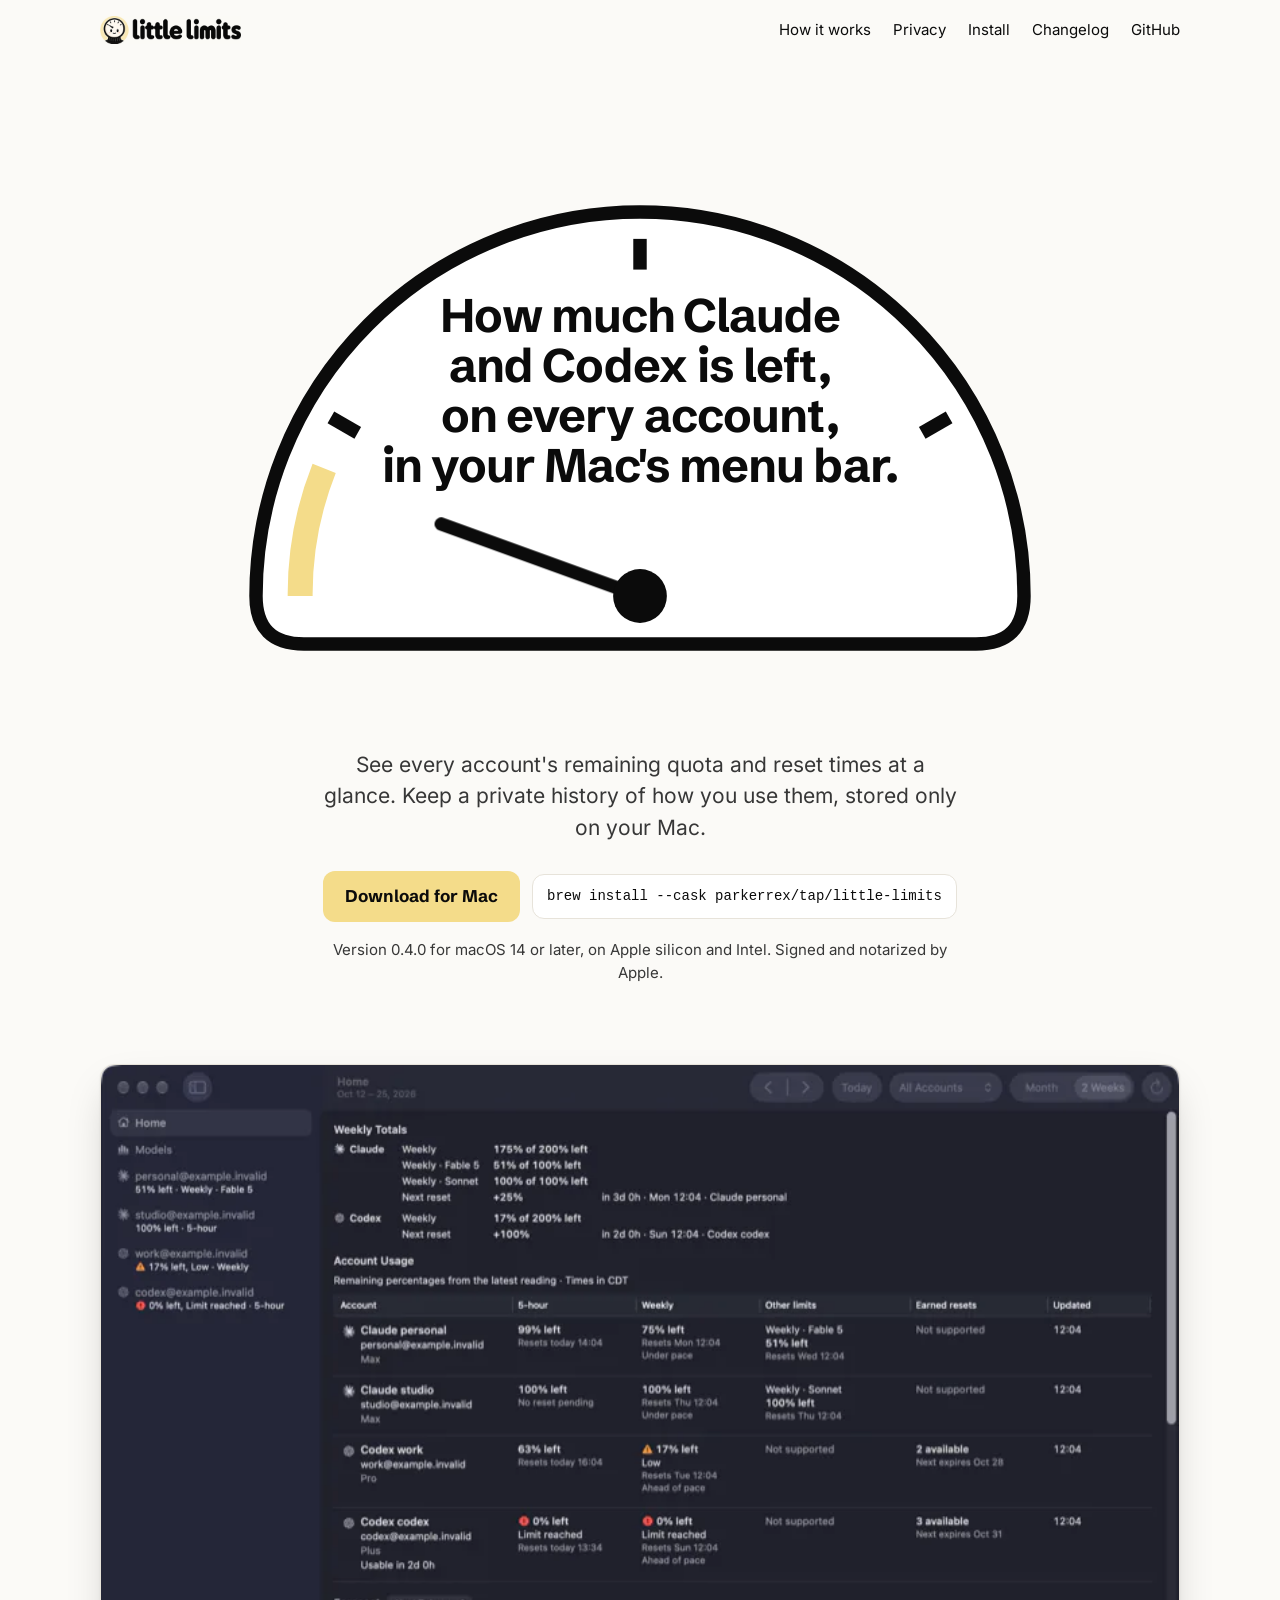
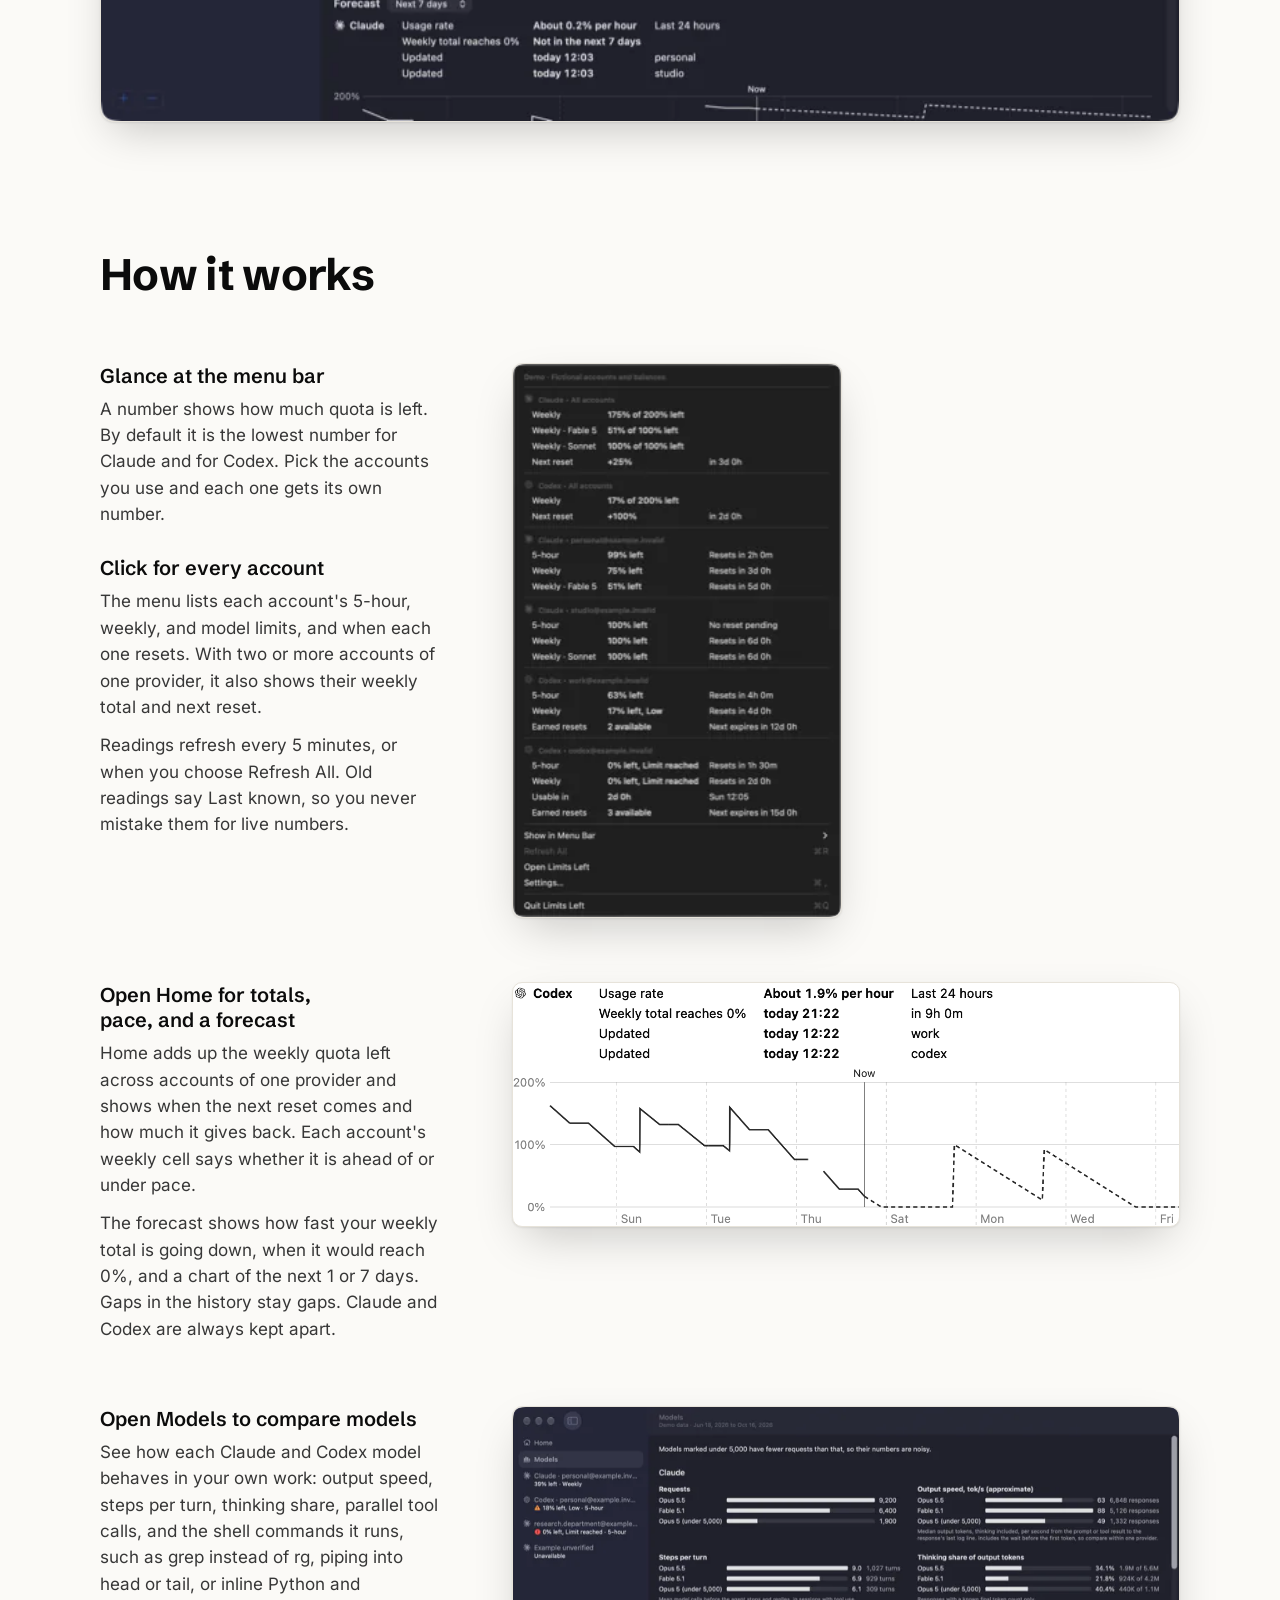
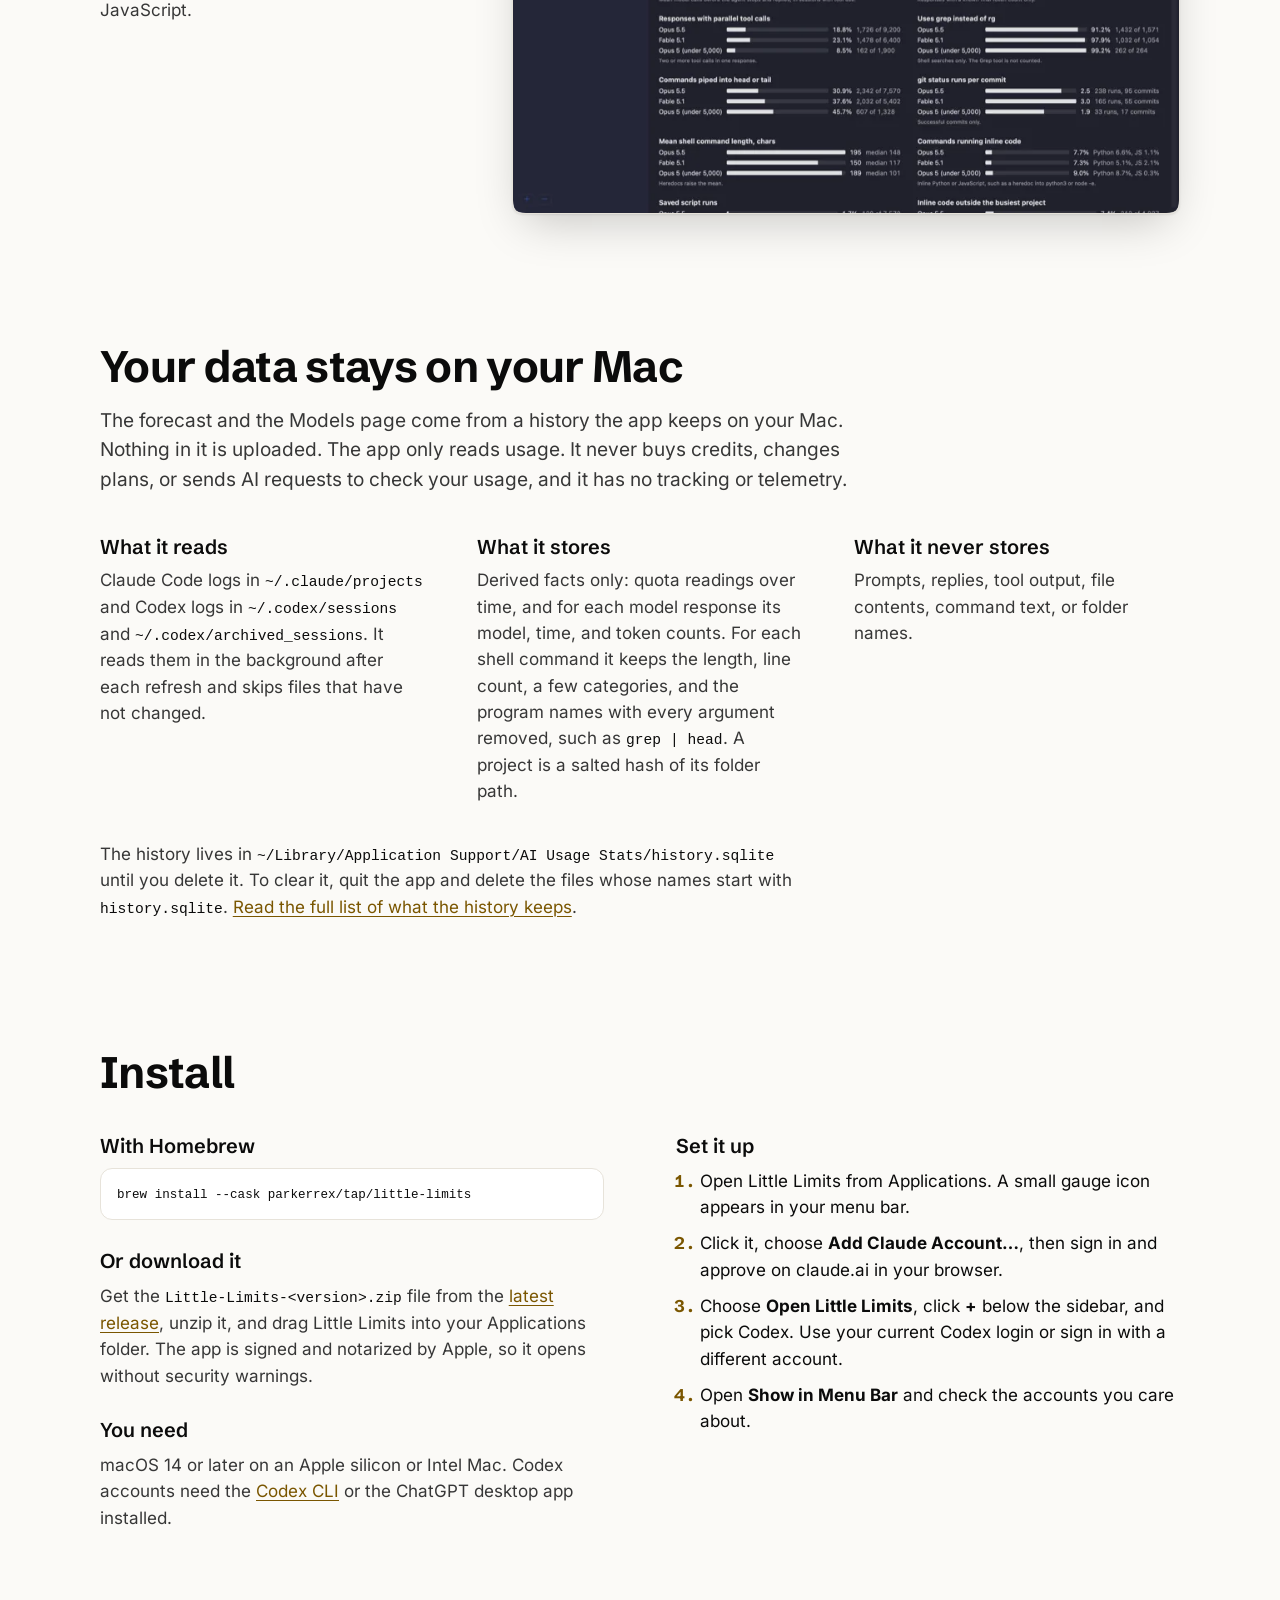
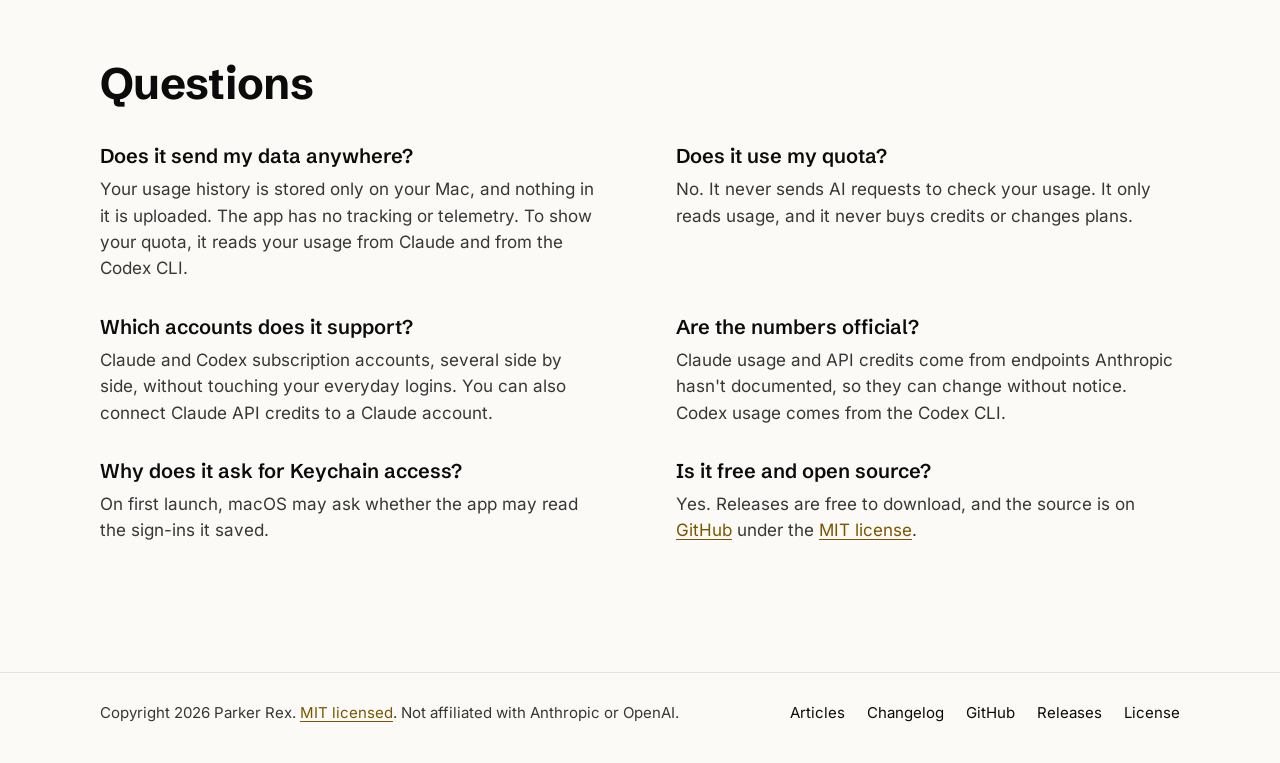
<file: website/index.html>
<!doctype html>
<html lang="en">
<head>
  <meta charset="utf-8">
  <meta name="viewport" content="width=device-width, initial-scale=1">
  <title>Little Limits: usage limits for Claude and Codex on Mac</title>
  <meta name="description" content="See how much of your Claude and Codex limits are left, on every account, from your Mac&#x27;s menu bar. Free, open source, and private: history stays on your Mac.">
  <link rel="canonical" href="https://limitsleft.com/">
  <meta name="color-scheme" content="light dark">
  <meta name="theme-color" content="#FBFAF7" media="(prefers-color-scheme: light)">
  <meta name="theme-color" content="#1E1E1E" media="(prefers-color-scheme: dark)">

  <meta property="og:type" content="website">
  <meta property="og:site_name" content="Little Limits">
  <meta property="og:url" content="https://limitsleft.com/">
  <meta property="og:title" content="Little Limits: usage limits for Claude and Codex on Mac">
  <meta property="og:description" content="See how much of your Claude and Codex limits are left, on every account, from your Mac&#x27;s menu bar. Free, open source, and private: history stays on your Mac.">
  <meta property="og:image" content="https://limitsleft.com/images/little-limits-social-preview-v2.jpg">
  <meta property="og:image:width" content="1280">
  <meta property="og:image:height" content="640">
  <meta property="og:image:alt" content="Little Limits wordmark beside its mascot, a little character with a gauge for a head, and the line “Claude and Codex limits, in your Mac’s menu bar”">
  <meta name="twitter:card" content="summary_large_image">
  <meta name="twitter:title" content="Little Limits: usage limits for Claude and Codex on Mac">
  <meta name="twitter:description" content="See how much of your Claude and Codex limits are left, on every account, from your Mac&#x27;s menu bar. Free, open source, and private: history stays on your Mac.">
  <meta name="twitter:image" content="https://limitsleft.com/images/little-limits-social-preview-v2.jpg">
  <meta name="twitter:image:alt" content="Little Limits wordmark beside its mascot, a little character with a gauge for a head, and the line “Claude and Codex limits, in your Mac’s menu bar”">

  <link rel="icon" type="image/png" sizes="32x32" href="images/little-limits-favicon-32-v3.png">
  <link rel="icon" type="image/png" sizes="64x64" href="images/little-limits-favicon-64-v3.png">
  <link rel="apple-touch-icon" href="images/little-limits-touch-icon-v3.png">
  <link rel="stylesheet" href="styles.css">

  <script type="application/ld+json">
{
  "@context": "https://schema.org",
  "@type": "SoftwareApplication",
  "name": "Little Limits",
  "url": "https://limitsleft.com/",
  "description": "A macOS menu bar app that shows how much of your Claude and Codex limits are left, on every account, and keeps a private usage history on your Mac.",
  "operatingSystem": "macOS 14+",
  "applicationCategory": "UtilitiesApplication",
  "softwareVersion": "0.4.0",
  "offers": {
    "@type": "Offer",
    "price": "0",
    "priceCurrency": "USD"
  },
  "downloadUrl": "https://github.com/Little-AI-Company/little-limits/releases/latest",
  "license": "https://github.com/Little-AI-Company/little-limits/blob/main/LICENSE",
  "codeRepository": "https://github.com/Little-AI-Company/little-limits",
  "image": "https://limitsleft.com/images/little-limits-social-preview-v2.jpg",
  "author": {
    "@type": "Person",
    "name": "Parker Rex"
  }
}
  </script>
  <script type="application/ld+json">
{
  "@context": "https://schema.org",
  "@type": "FAQPage",
  "mainEntity": [
    {
      "@type": "Question",
      "name": "Does it send my data anywhere?",
      "acceptedAnswer": {
        "@type": "Answer",
        "text": "Your usage history is stored only on your Mac, and nothing in it is uploaded. The app has no tracking or telemetry. To show your quota, it reads your usage from Claude and from the Codex CLI."
      }
    },
    {
      "@type": "Question",
      "name": "Does it use my quota?",
      "acceptedAnswer": {
        "@type": "Answer",
        "text": "No. It never sends AI requests to check your usage. It only reads usage, and it never buys credits or changes plans."
      }
    },
    {
      "@type": "Question",
      "name": "Which accounts does it support?",
      "acceptedAnswer": {
        "@type": "Answer",
        "text": "Claude and Codex subscription accounts, several side by side, without touching your everyday logins. You can also connect Claude API credits to a Claude account."
      }
    },
    {
      "@type": "Question",
      "name": "Are the numbers official?",
      "acceptedAnswer": {
        "@type": "Answer",
        "text": "Claude usage and API credits come from endpoints Anthropic hasn't documented, so they can change without notice. Codex usage comes from the Codex CLI."
      }
    },
    {
      "@type": "Question",
      "name": "Why does it ask for Keychain access?",
      "acceptedAnswer": {
        "@type": "Answer",
        "text": "On first launch, macOS may ask whether the app may read the sign-ins it saved."
      }
    },
    {
      "@type": "Question",
      "name": "Is it free and open source?",
      "acceptedAnswer": {
        "@type": "Answer",
        "text": "Yes. Releases are free to download, and the source is on GitHub under the MIT license."
      }
    }
  ]
}
  </script>
</head>
<body>
  <a class="skip-link" href="#main">Skip to content</a>

  <header class="site-header">
    <div class="wrap header-row">
      <a class="brand" href="./" aria-label="Little Limits, home">
        <picture>
          <source srcset="images/little-limits-lockup-dark-v2.png" media="(prefers-color-scheme: dark)">
          <img src="images/little-limits-lockup-light-v2.png" width="141" height="28" alt="Little Limits">
        </picture>
      </a>
      <nav aria-label="Primary">
        <ul class="nav-list">
          <li><a href="#how-it-works">How it works</a></li>
          <li><a href="#privacy">Privacy</a></li>
          <li><a href="#install">Install</a></li>
          <li><a href="changelog/">Changelog</a></li>
          <li><a href="https://github.com/Little-AI-Company/little-limits">GitHub</a></li>
        </ul>
      </nav>
    </div>
  </header>

  <main id="main">
    <section class="hero" aria-labelledby="hero-title">
      <div class="wrap">
        <div class="gauge">
          <svg class="gauge-art" viewBox="0 0 1000 630" aria-hidden="true" focusable="false">
            <path class="gauge-bubble" d="M100 500 A400 400 0 0 1 900 500 Q900 550 850 550 L150 550 Q100 550 100 500 Z"/>
            <path class="gauge-empty" d="M146 500 A354 354 0 0 1 171 367"/>
            <g class="gauge-ticks">
              <line x1="206" y1="330" x2="178" y2="314"/>
              <line x1="500" y1="160" x2="500" y2="128"/>
              <line x1="794" y1="330" x2="822" y2="314"/>
            </g>
            <line class="gauge-needle" x1="500" y1="500" x2="293" y2="425"/>
            <circle class="gauge-pivot" cx="500" cy="500" r="28"/>
          </svg>
          <h1 id="hero-title"><span>How much Claude</span> <span>and Codex is left,</span> <span>on every account,</span> <span>in your Mac's menu bar.</span></h1>
        </div>
        <div class="hero-copy">
          <p class="lead">See every account's remaining quota and reset times at a glance. Keep a private history of how you use them, stored only on your Mac.</p>
          <div class="actions">
            <a class="button" href="https://github.com/Little-AI-Company/little-limits/releases/latest">Download for Mac</a>
            <code class="command" aria-label="Homebrew install command">brew install --cask parkerrex/tap/little-limits</code>
          </div>
          <p class="requirements">Version 0.4.0 for macOS 14 or later, on Apple silicon and Intel. Signed and notarized by Apple.</p>
        </div>
        <img class="shot shot-hero" src="images/home-1600.webp" srcset="images/home-800.webp 800w, images/home-1600.webp 1600w" sizes="(min-width: 1112px) 1080px, calc(100vw - 32px)" width="1600" height="975" alt="The Home window: weekly totals across accounts and a forecast chart of remaining weekly quota, with the account list in the sidebar">
      </div>
    </section>

    <section id="how-it-works" class="section" aria-labelledby="how-title">
      <div class="wrap">
        <h2 id="how-title">How it works</h2>

        <div class="row">
          <div class="row-text">
            <h3>Glance at the menu bar</h3>
            <p>A number shows how much quota is left. By default it is the lowest number for Claude and for Codex. Pick the accounts you use and each one gets its own number.</p>
            <h3>Click for every account</h3>
            <p>The menu lists each account's 5-hour, weekly, and model limits, and when each one resets. With two or more accounts of one provider, it also shows their weekly total and next reset.</p>
            <p>Readings refresh every 5 minutes, or when you choose Refresh All. Old readings say Last known, so you never mistake them for live numbers.</p>
          </div>
          <img class="shot shot-menu" src="images/status-menu-661.webp" srcset="images/status-menu-330.webp 330w, images/status-menu-661.webp 661w" sizes="330px" width="661" height="800" loading="lazy" decoding="async" alt="The menu bar menu listing each account's remaining quota and reset times">
        </div>

        <div class="row">
          <div class="row-text">
            <h3>Open Home for totals, pace, and a forecast</h3>
            <p>Home adds up the weekly quota left across accounts of one provider and shows when the next reset comes and how much it gives back. Each account's weekly cell says whether it is ahead of or under pace.</p>
            <p>The forecast shows how fast your weekly total is going down, when it would reach 0%, and a chart of the next 1 or 7 days. Gaps in the history stay gaps. Claude and Codex are always kept apart.</p>
          </div>
          <img class="shot" src="images/forecast-1260.webp" srcset="images/forecast-630.webp 630w, images/forecast-1260.webp 1260w" sizes="(min-width: 900px) 700px, calc(100vw - 32px)" width="1260" height="460" loading="lazy" decoding="async" alt="A Codex forecast: usage rate about 1.9% per hour, the weekly total reaching 0% today at 21:22, and a chart of weekly quota left over two weeks">
        </div>

        <div class="row">
          <div class="row-text">
            <h3>Open Models to compare models</h3>
            <p>See how each Claude and Codex model behaves in your own work: output speed, steps per turn, thinking share, parallel tool calls, and the shell commands it runs, such as grep instead of rg, piping into head or tail, or inline Python and JavaScript.</p>
          </div>
          <img class="shot" src="images/models-1600.webp" srcset="images/models-800.webp 800w, images/models-1600.webp 1600w" sizes="(min-width: 900px) 700px, calc(100vw - 32px)" width="1600" height="975" loading="lazy" decoding="async" alt="The Models page: per-model bars for requests, output speed, steps per turn, thinking share, parallel tool calls, and shell command habits">
        </div>
      </div>
    </section>

    <section id="privacy" class="section" aria-labelledby="privacy-title">
      <div class="wrap">
        <h2 id="privacy-title">Your data stays on your Mac</h2>
        <p class="section-lead">The forecast and the Models page come from a history the app keeps on your Mac. Nothing in it is uploaded. The app only reads usage. It never buys credits, changes plans, or sends AI requests to check your usage, and it has no tracking or telemetry.</p>
        <dl class="ledger">
          <div>
            <dt>What it reads</dt>
            <dd>Claude Code logs in <code>~/.claude/projects</code> and Codex logs in <code>~/.codex/sessions</code> and <code>~/.codex/archived_sessions</code>. It reads them in the background after each refresh and skips files that have not changed.</dd>
          </div>
          <div>
            <dt>What it stores</dt>
            <dd>Derived facts only: quota readings over time, and for each model response its model, time, and token counts. For each shell command it keeps the length, line count, a few categories, and the program names with every argument removed, such as <code>grep | head</code>. A project is a salted hash of its folder path.</dd>
          </div>
          <div>
            <dt>What it never stores</dt>
            <dd>Prompts, replies, tool output, file contents, command text, or folder names.</dd>
          </div>
        </dl>
        <p class="ledger-note">The history lives in <code class="path">~/Library/Application Support/AI Usage Stats/history.sqlite</code> until you delete it. To clear it, quit the app and delete the files whose names start with <code>history.sqlite</code>. <a href="https://github.com/Little-AI-Company/little-limits#your-usage-history">Read the full list of what the history keeps</a>.</p>
      </div>
    </section>

    <section id="install" class="section" aria-labelledby="install-title">
      <div class="wrap">
        <h2 id="install-title">Install</h2>
        <div class="pair">
          <div>
            <h3>With Homebrew</h3>
            <pre class="code-block"><code>brew install --cask parkerrex/tap/little-limits</code></pre>
            <h3>Or download it</h3>
            <p>Get the <code>Little-Limits-&lt;version&gt;.zip</code> file from the <a href="https://github.com/Little-AI-Company/little-limits/releases/latest">latest release</a>, unzip it, and drag Little Limits into your Applications folder. The app is signed and notarized by Apple, so it opens without security warnings.</p>
            <h3>You need</h3>
            <p>macOS 14 or later on an Apple silicon or Intel Mac. Codex accounts need the <a href="https://github.com/openai/codex">Codex CLI</a> or the ChatGPT desktop app installed.</p>
          </div>
          <div>
            <h3>Set it up</h3>
            <ol class="setup">
              <li>Open Little Limits from Applications. A small gauge icon appears in your menu bar.</li>
              <li>Click it, choose <strong>Add Claude Account…</strong>, then sign in and approve on claude.ai in your browser.</li>
              <li>Choose <strong>Open Little Limits</strong>, click <strong>+</strong> below the sidebar, and pick Codex. Use your current Codex login or sign in with a different account.</li>
              <li>Open <strong>Show in Menu Bar</strong> and check the accounts you care about.</li>
            </ol>
          </div>
        </div>
      </div>
    </section>

    <section id="faq" class="section" aria-labelledby="faq-title">
      <div class="wrap">
        <h2 id="faq-title">Questions</h2>
        <dl class="faq">
          <div>
            <dt>Does it send my data anywhere?</dt>
            <dd>Your usage history is stored only on your Mac, and nothing in it is uploaded. The app has no tracking or telemetry. To show your quota, it reads your usage from Claude and from the Codex CLI.</dd>
          </div>
          <div>
            <dt>Does it use my quota?</dt>
            <dd>No. It never sends AI requests to check your usage. It only reads usage, and it never buys credits or changes plans.</dd>
          </div>
          <div>
            <dt>Which accounts does it support?</dt>
            <dd>Claude and Codex subscription accounts, several side by side, without touching your everyday logins. You can also connect Claude API credits to a Claude account.</dd>
          </div>
          <div>
            <dt>Are the numbers official?</dt>
            <dd>Claude usage and API credits come from endpoints Anthropic hasn't documented, so they can change without notice. Codex usage comes from the Codex CLI.</dd>
          </div>
          <div>
            <dt>Why does it ask for Keychain access?</dt>
            <dd>On first launch, macOS may ask whether the app may read the sign-ins it saved.</dd>
          </div>
          <div>
            <dt>Is it free and open source?</dt>
            <dd>Yes. Releases are free to download, and the source is on <a href="https://github.com/Little-AI-Company/little-limits">GitHub</a> under the <a href="https://github.com/Little-AI-Company/little-limits/blob/main/LICENSE">MIT license</a>.</dd>
          </div>
        </dl>
      </div>
    </section>
  </main>

  <footer class="site-footer">
    <div class="wrap footer-row">
      <p>Copyright 2026 Parker Rex. <a href="https://github.com/Little-AI-Company/little-limits/blob/main/LICENSE">MIT licensed</a>. Not affiliated with Anthropic or OpenAI.</p>
      <ul class="footer-links">
        <li><a href="articles/">Articles</a></li>
        <li><a href="changelog/">Changelog</a></li>
        <li><a href="https://github.com/Little-AI-Company/little-limits">GitHub</a></li>
        <li><a href="https://github.com/Little-AI-Company/little-limits/releases">Releases</a></li>
        <li><a href="https://github.com/Little-AI-Company/little-limits/blob/main/LICENSE">License</a></li>
      </ul>
    </div>
  </footer>
</body>
</html>
</file>
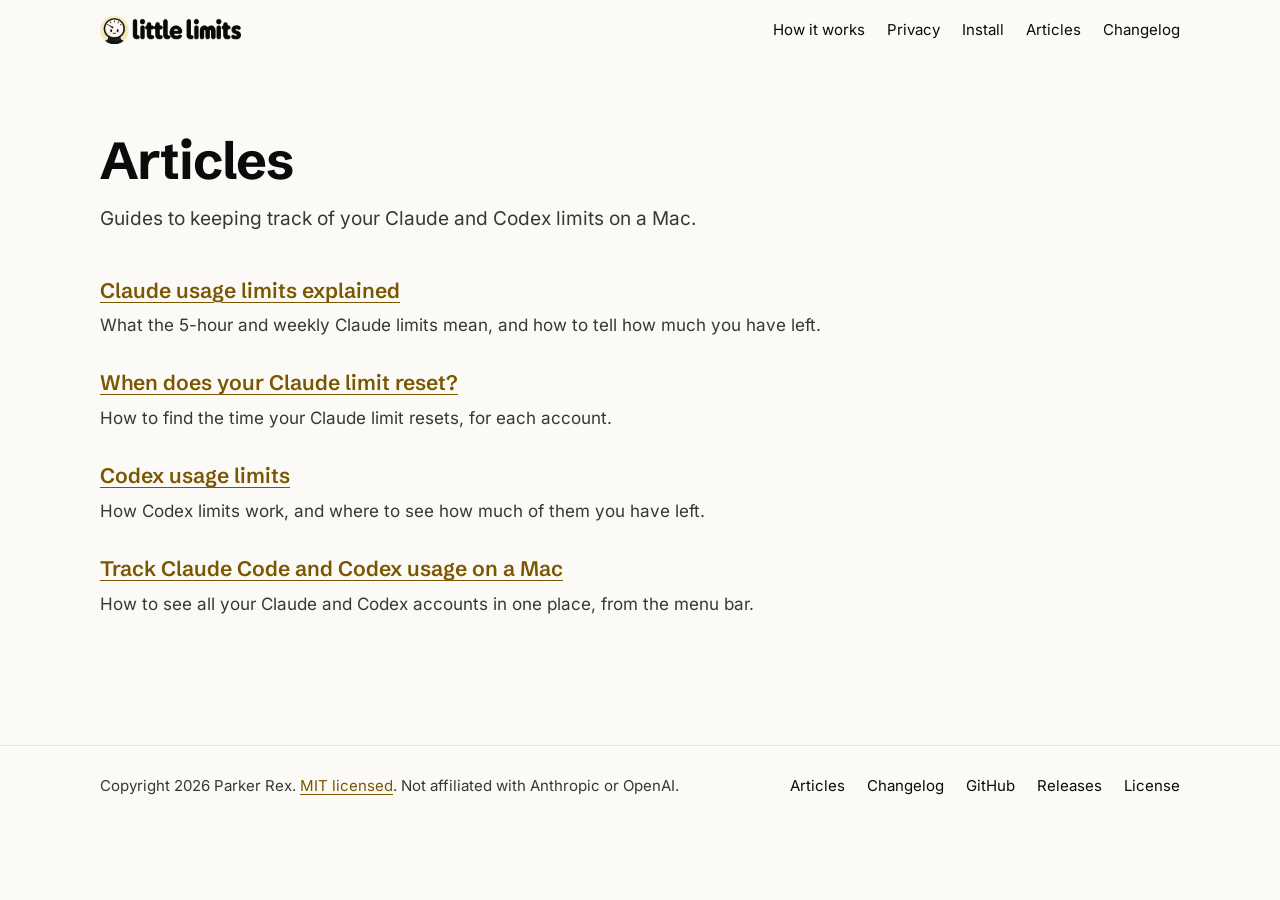
<file: website/articles/index.html>
<!doctype html>
<html lang="en">
<head>
  <meta charset="utf-8">
  <meta name="viewport" content="width=device-width, initial-scale=1">
  <title>Articles about Claude and Codex usage limits</title>
  <meta name="description" content="Plain guides to Claude and Codex usage limits: how they work, when they reset, and how to track every account from your Mac&#x27;s menu bar with Little Limits.">
  <link rel="canonical" href="https://limitsleft.com/articles/">
  <meta name="color-scheme" content="light dark">
  <meta name="theme-color" content="#FBFAF7" media="(prefers-color-scheme: light)">
  <meta name="theme-color" content="#1E1E1E" media="(prefers-color-scheme: dark)">

  <meta property="og:type" content="website">
  <meta property="og:site_name" content="Little Limits">
  <meta property="og:url" content="https://limitsleft.com/articles/">
  <meta property="og:title" content="Articles about Claude and Codex usage limits">
  <meta property="og:description" content="Plain guides to Claude and Codex usage limits: how they work, when they reset, and how to track every account from your Mac&#x27;s menu bar with Little Limits.">
  <meta property="og:image" content="https://limitsleft.com/images/little-limits-social-preview-v2.jpg">
  <meta property="og:image:width" content="1280">
  <meta property="og:image:height" content="640">
  <meta property="og:image:alt" content="Little Limits wordmark beside its mascot, a little character with a gauge for a head, and the line “Claude and Codex limits, in your Mac’s menu bar”">
  <meta name="twitter:card" content="summary_large_image">
  <meta name="twitter:title" content="Articles about Claude and Codex usage limits">
  <meta name="twitter:description" content="Plain guides to Claude and Codex usage limits: how they work, when they reset, and how to track every account from your Mac&#x27;s menu bar with Little Limits.">
  <meta name="twitter:image" content="https://limitsleft.com/images/little-limits-social-preview-v2.jpg">
  <meta name="twitter:image:alt" content="Little Limits wordmark beside its mascot, a little character with a gauge for a head, and the line “Claude and Codex limits, in your Mac’s menu bar”">

  <link rel="icon" type="image/png" sizes="32x32" href="../images/little-limits-favicon-32-v3.png">
  <link rel="icon" type="image/png" sizes="64x64" href="../images/little-limits-favicon-64-v3.png">
  <link rel="apple-touch-icon" href="../images/little-limits-touch-icon-v3.png">
  <link rel="stylesheet" href="../styles.css">

  <script type="application/ld+json">
{
  "@context": "https://schema.org",
  "@type": "BreadcrumbList",
  "itemListElement": [
    {
      "@type": "ListItem",
      "position": 1,
      "name": "Little Limits",
      "item": "https://limitsleft.com/"
    },
    {
      "@type": "ListItem",
      "position": 2,
      "name": "Articles",
      "item": "https://limitsleft.com/articles/"
    }
  ]
}
  </script>
</head>
<body>
  <a class="skip-link" href="#main">Skip to content</a>

  <header class="site-header">
    <div class="wrap header-row">
      <a class="brand" href="../" aria-label="Little Limits, home">
        <picture>
          <source srcset="../images/little-limits-lockup-dark-v2.png" media="(prefers-color-scheme: dark)">
          <img src="../images/little-limits-lockup-light-v2.png" width="141" height="28" alt="Little Limits">
        </picture>
      </a>
      <nav aria-label="Primary">
        <ul class="nav-list">
          <li><a href="../#how-it-works">How it works</a></li>
          <li><a href="../#privacy">Privacy</a></li>
          <li><a href="../#install">Install</a></li>
          <li><a href="./" aria-current="page">Articles</a></li>
          <li><a href="../changelog/">Changelog</a></li>
        </ul>
      </nav>
    </div>
  </header>

  <main id="main">
    <section class="wrap article-list-page" aria-labelledby="articles-title">
      <h1 id="articles-title">Articles</h1>
      <p class="section-lead">Guides to keeping track of your Claude and Codex limits on a Mac.</p>

      <ol class="article-list" reversed>
        <!--
          Add one item per article, newest first:
          <li>
            <a href="article-slug">Article title</a>
            <p>The article's description, one or two sentences.</p>
          </li>
        -->
        <li>
          <a href="claude-usage-limits-explained">Claude usage limits explained</a>
          <p>What the 5-hour and weekly Claude limits mean, and how to tell how much you have left.</p>
        </li>
        <li>
          <a href="claude-limit-reset-time">When does your Claude limit reset?</a>
          <p>How to find the time your Claude limit resets, for each account.</p>
        </li>
        <li>
          <a href="codex-usage-limits">Codex usage limits</a>
          <p>How Codex limits work, and where to see how much of them you have left.</p>
        </li>
        <li>
          <a href="track-claude-code-and-codex-usage-on-mac">Track Claude Code and Codex usage on a Mac</a>
          <p>How to see all your Claude and Codex accounts in one place, from the menu bar.</p>
        </li>
      </ol>
      <p class="article-list-empty">No articles yet. Meanwhile, see <a href="../#how-it-works">how the app works</a>.</p>
    </section>
  </main>

  <footer class="site-footer">
    <div class="wrap footer-row">
      <p>Copyright 2026 Parker Rex. <a href="https://github.com/Little-AI-Company/little-limits/blob/main/LICENSE">MIT licensed</a>. Not affiliated with Anthropic or OpenAI.</p>
      <ul class="footer-links">
        <li><a href="./">Articles</a></li>
        <li><a href="../changelog/">Changelog</a></li>
        <li><a href="https://github.com/Little-AI-Company/little-limits">GitHub</a></li>
        <li><a href="https://github.com/Little-AI-Company/little-limits/releases">Releases</a></li>
        <li><a href="https://github.com/Little-AI-Company/little-limits/blob/main/LICENSE">License</a></li>
      </ul>
    </div>
  </footer>
</body>
</html>
</file>
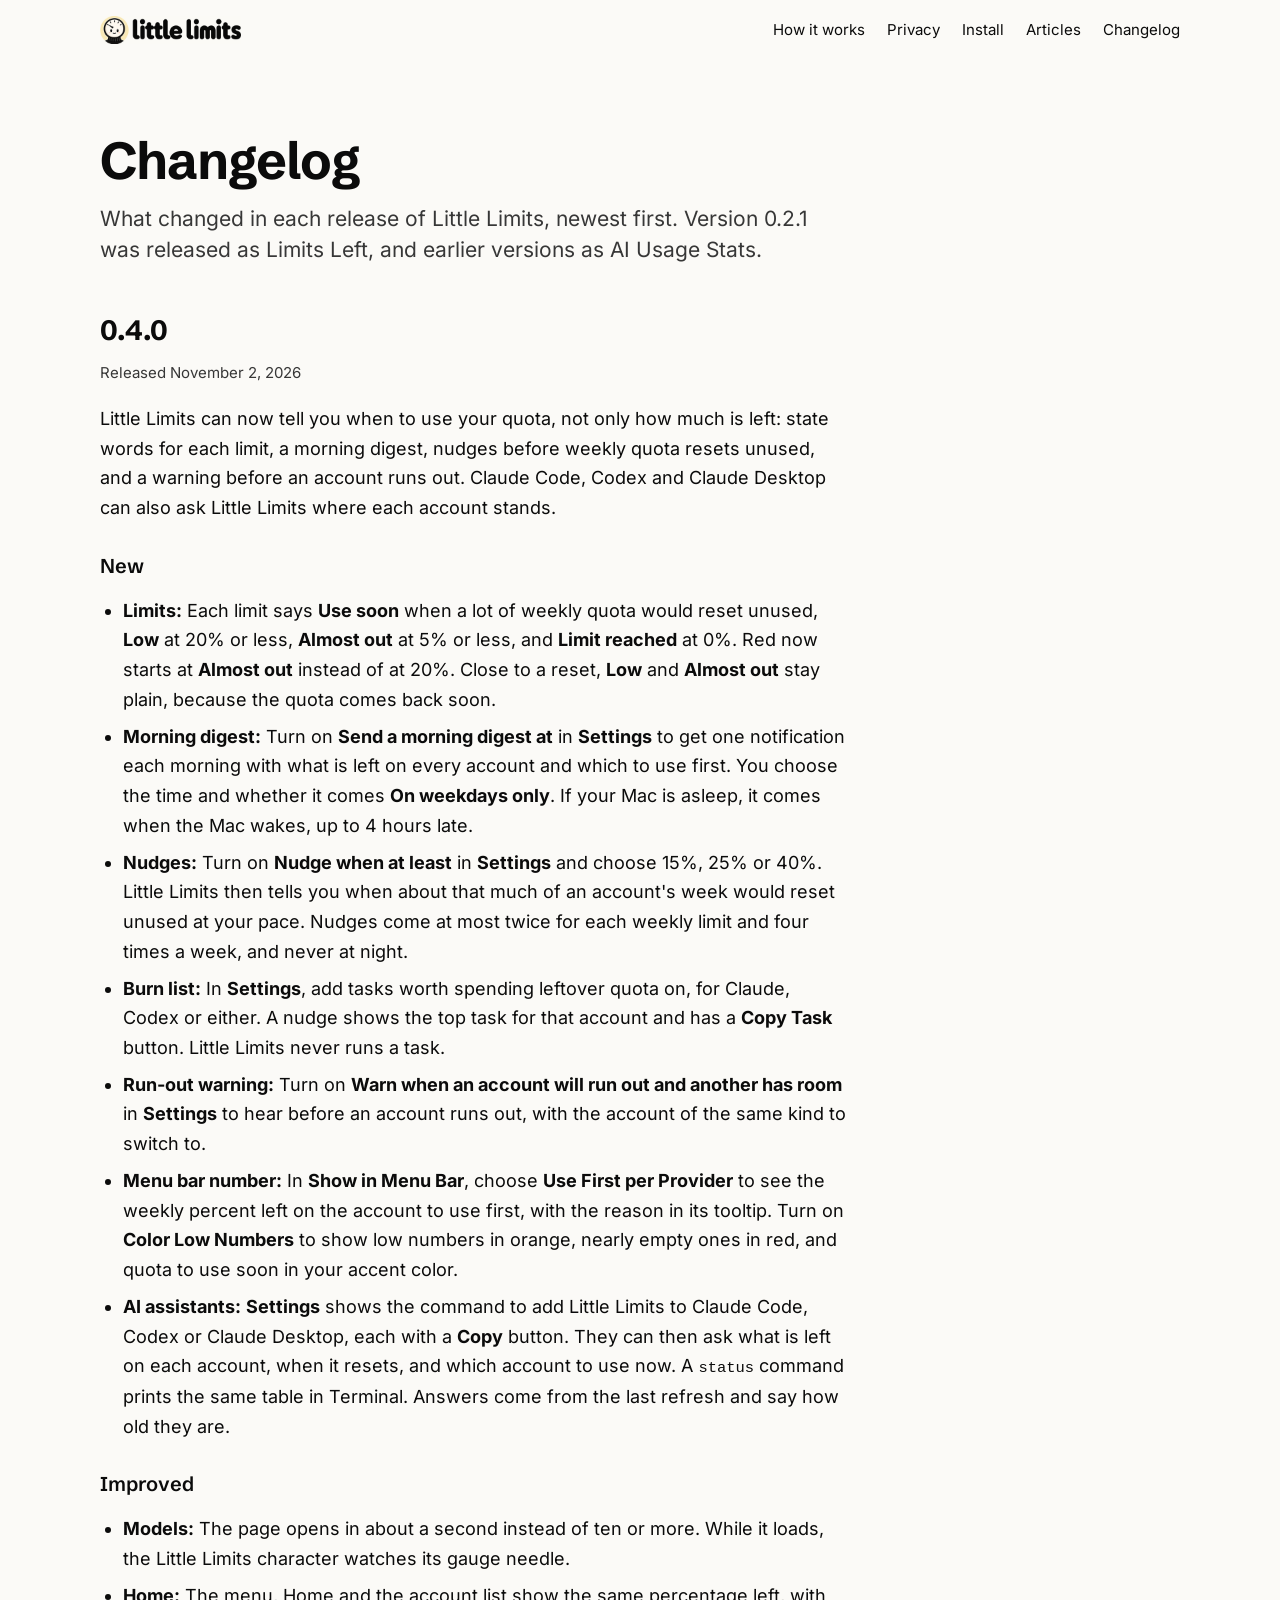
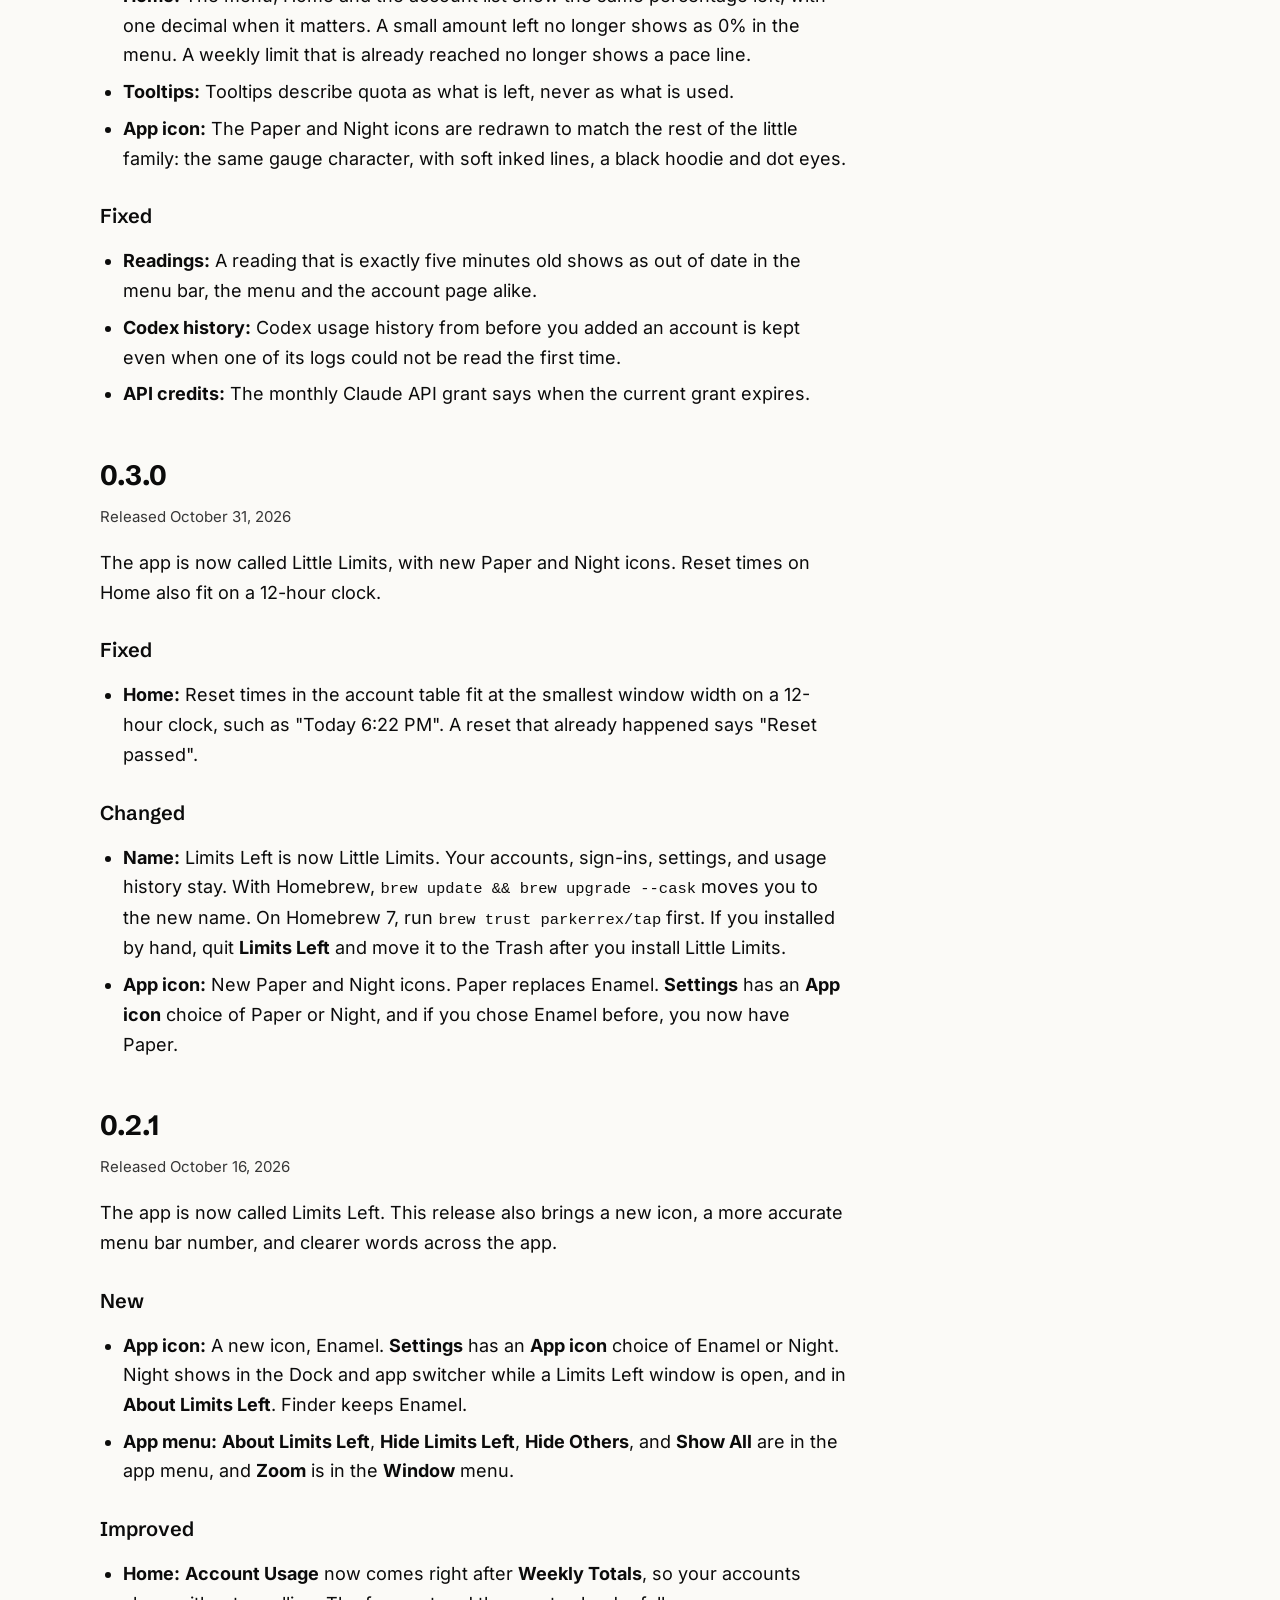
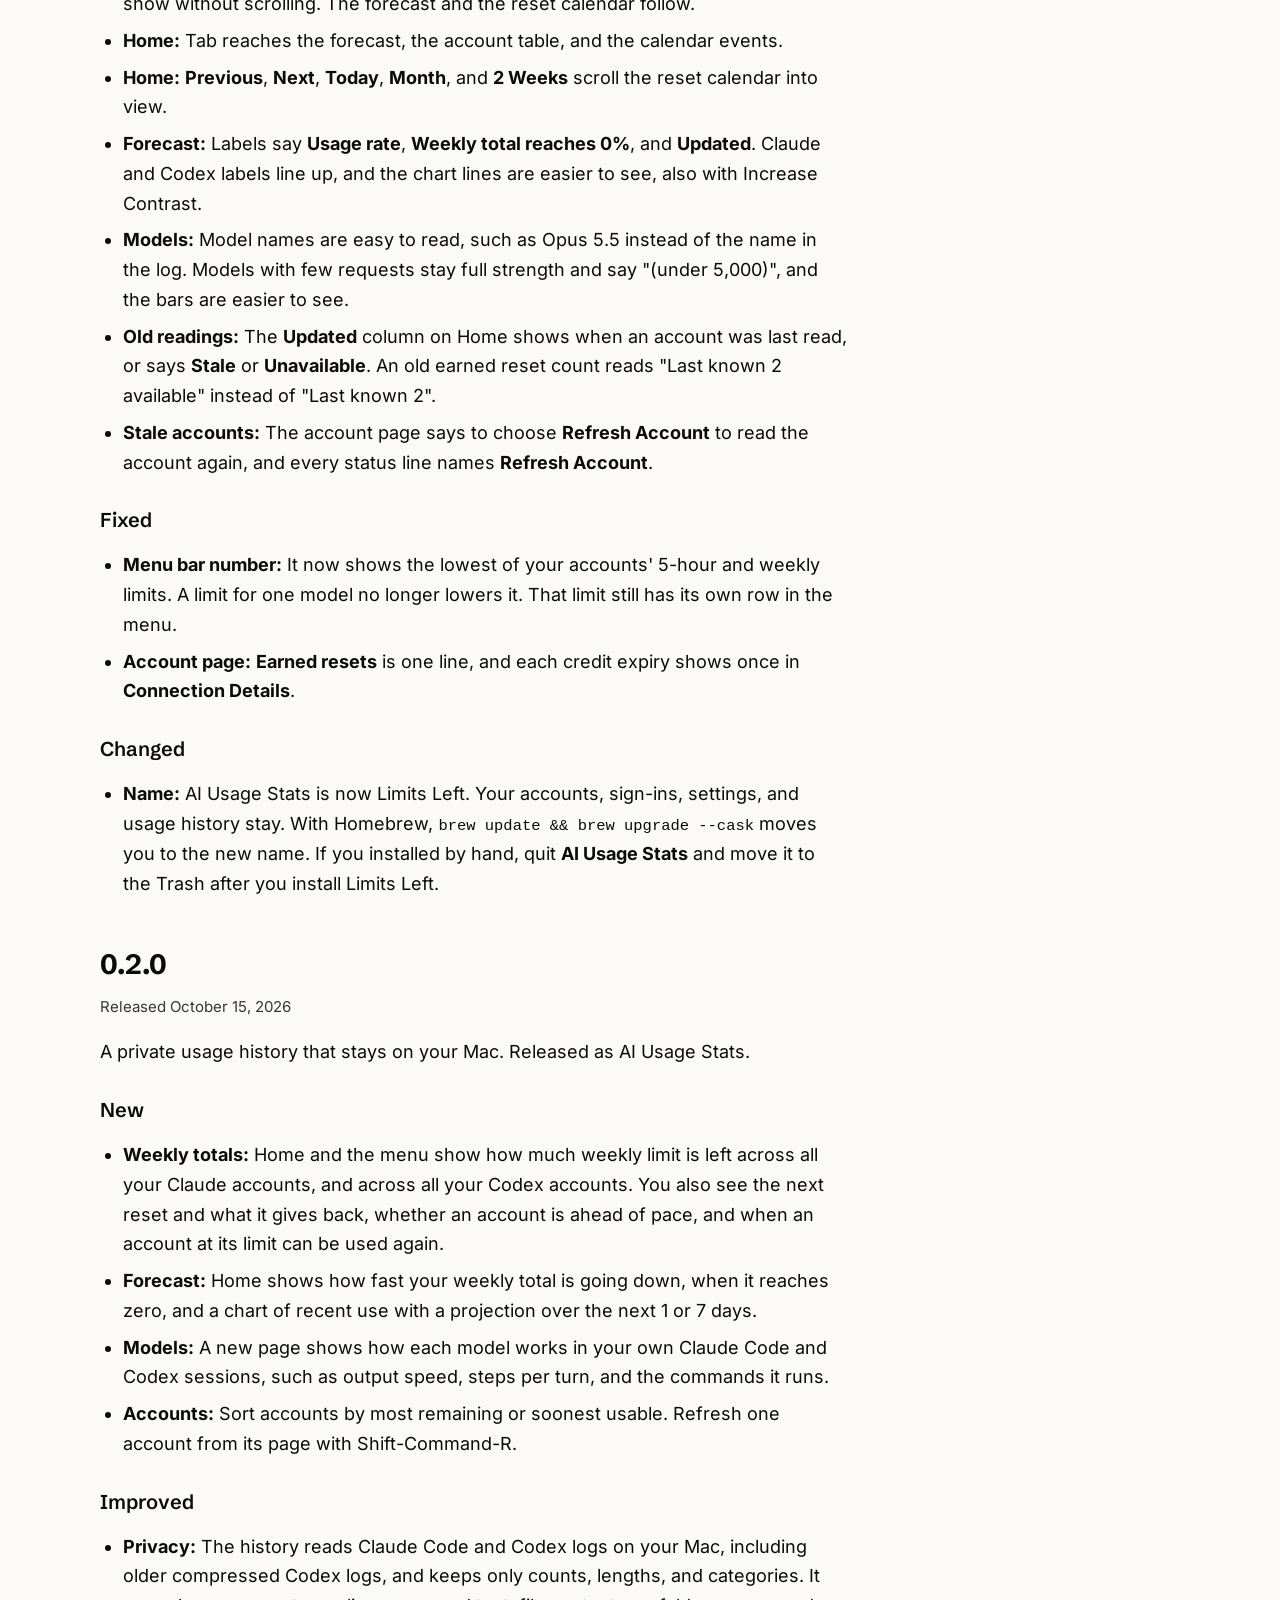
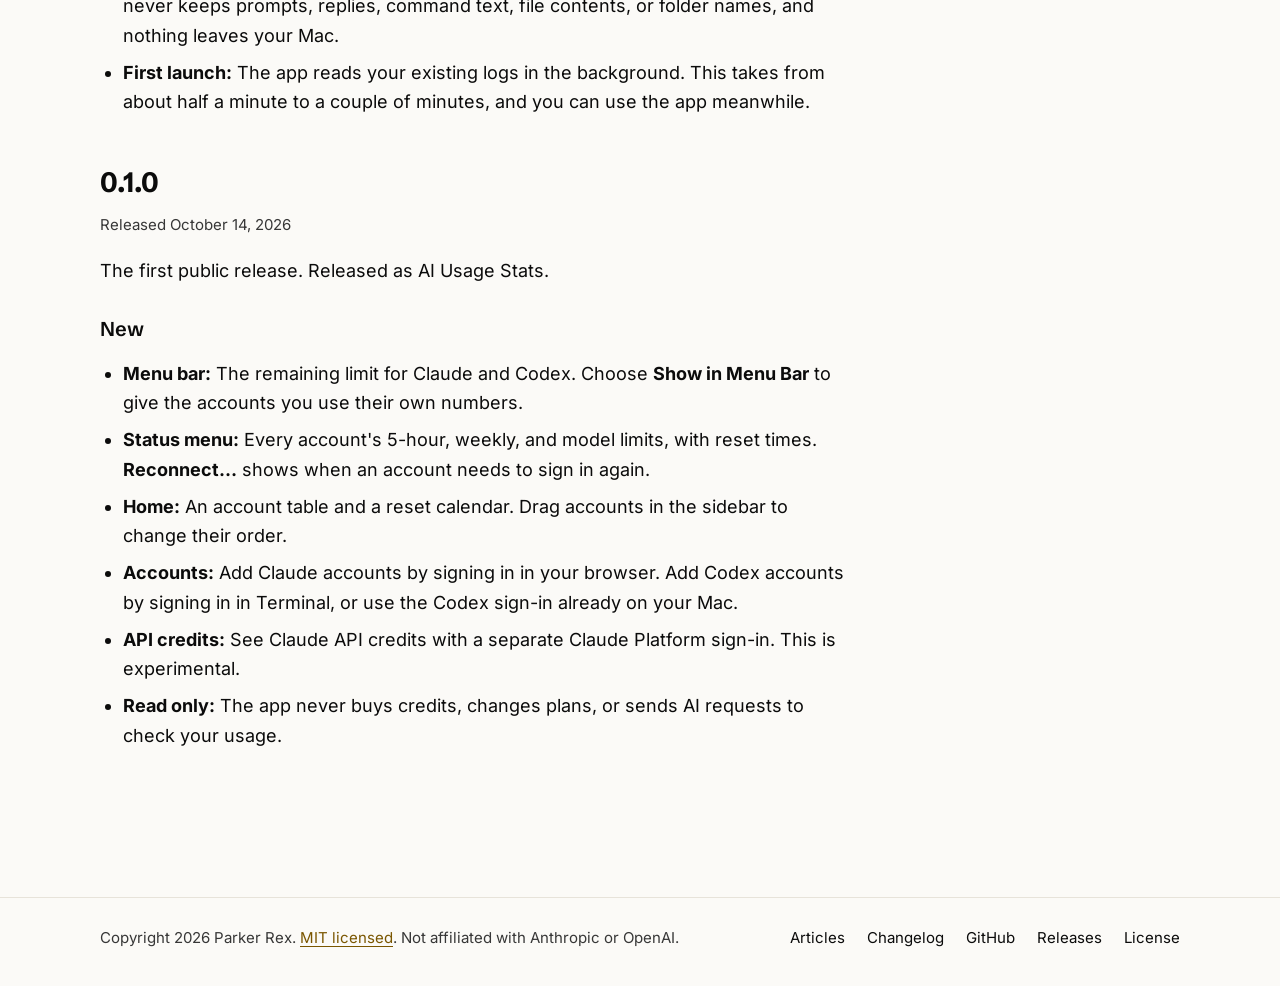
<file: website/changelog/index.html>
<!doctype html>
<!--
  Changelog. The same entries as CHANGELOG.md at the repository root, newest
  version first. To add a release, follow .agents/skills/changelog/SKILL.md.
-->
<html lang="en">
<head>
  <meta charset="utf-8">
  <meta name="viewport" content="width=device-width, initial-scale=1">
  <title>Little Limits changelog: what changed in each release</title>
  <meta name="description" content="What changed in each release of Little Limits, the free Mac menu bar app for Claude and Codex usage limits. New features, improvements, and fixes, newest first.">
  <link rel="canonical" href="https://limitsleft.com/changelog/">
  <meta name="color-scheme" content="light dark">
  <meta name="theme-color" content="#FBFAF7" media="(prefers-color-scheme: light)">
  <meta name="theme-color" content="#1E1E1E" media="(prefers-color-scheme: dark)">

  <meta property="og:type" content="website">
  <meta property="og:site_name" content="Little Limits">
  <meta property="og:url" content="https://limitsleft.com/changelog/">
  <meta property="og:title" content="Little Limits changelog: what changed in each release">
  <meta property="og:description" content="What changed in each release of Little Limits, the free Mac menu bar app for Claude and Codex usage limits. New features, improvements, and fixes, newest first.">
  <meta property="og:image" content="https://limitsleft.com/images/little-limits-social-preview-v2.jpg">
  <meta property="og:image:width" content="1280">
  <meta property="og:image:height" content="640">
  <meta property="og:image:alt" content="Little Limits wordmark beside its mascot, a little character with a gauge for a head, and the line “Claude and Codex limits, in your Mac’s menu bar”">
  <meta name="twitter:card" content="summary_large_image">
  <meta name="twitter:title" content="Little Limits changelog: what changed in each release">
  <meta name="twitter:description" content="What changed in each release of Little Limits, the free Mac menu bar app for Claude and Codex usage limits. New features, improvements, and fixes, newest first.">
  <meta name="twitter:image" content="https://limitsleft.com/images/little-limits-social-preview-v2.jpg">
  <meta name="twitter:image:alt" content="Little Limits wordmark beside its mascot, a little character with a gauge for a head, and the line “Claude and Codex limits, in your Mac’s menu bar”">

  <link rel="icon" type="image/png" sizes="32x32" href="../images/little-limits-favicon-32-v3.png">
  <link rel="icon" type="image/png" sizes="64x64" href="../images/little-limits-favicon-64-v3.png">
  <link rel="apple-touch-icon" href="../images/little-limits-touch-icon-v3.png">
  <link rel="stylesheet" href="../styles.css">

  <script type="application/ld+json">
{
  "@context": "https://schema.org",
  "@type": "BreadcrumbList",
  "itemListElement": [
    {
      "@type": "ListItem",
      "position": 1,
      "name": "Little Limits",
      "item": "https://limitsleft.com/"
    },
    {
      "@type": "ListItem",
      "position": 2,
      "name": "Changelog",
      "item": "https://limitsleft.com/changelog/"
    }
  ]
}
  </script>
</head>
<body>
  <a class="skip-link" href="#main">Skip to content</a>

  <header class="site-header">
    <div class="wrap header-row">
      <a class="brand" href="../" aria-label="Little Limits, home">
        <picture>
          <source srcset="../images/little-limits-lockup-dark-v2.png" media="(prefers-color-scheme: dark)">
          <img src="../images/little-limits-lockup-light-v2.png" width="141" height="28" alt="Little Limits">
        </picture>
      </a>
      <nav aria-label="Primary">
        <ul class="nav-list">
          <li><a href="../#how-it-works">How it works</a></li>
          <li><a href="../#privacy">Privacy</a></li>
          <li><a href="../#install">Install</a></li>
          <li><a href="../articles/">Articles</a></li>
          <li><a href="./" aria-current="page">Changelog</a></li>
        </ul>
      </nav>
    </div>
  </header>

  <main id="main">
    <article class="wrap article">
      <header class="article-header">
        <h1>Changelog</h1>
        <p class="article-summary">What changed in each release of Little Limits, newest first. Version 0.2.1 was released as Limits Left, and earlier versions as AI Usage Stats.</p>
      </header>

      <div class="prose">
        <h2 id="v0.4.0">0.4.0</h2>
        <p class="article-date">Released <time datetime="2026-11-02">November 2, 2026</time></p>
        <p>Little Limits can now tell you when to use your quota, not only how much is left: state words for each limit, a morning digest, nudges before weekly quota resets unused, and a warning before an account runs out. Claude Code, Codex and Claude Desktop can also ask Little Limits where each account stands.</p>

        <h3>New</h3>
        <ul>
          <li><strong>Limits:</strong> Each limit says <strong>Use soon</strong> when a lot of weekly quota would reset unused, <strong>Low</strong> at 20% or less, <strong>Almost out</strong> at 5% or less, and <strong>Limit reached</strong> at 0%. Red now starts at <strong>Almost out</strong> instead of at 20%. Close to a reset, <strong>Low</strong> and <strong>Almost out</strong> stay plain, because the quota comes back soon.</li>
          <li><strong>Morning digest:</strong> Turn on <strong>Send a morning digest at</strong> in <strong>Settings</strong> to get one notification each morning with what is left on every account and which to use first. You choose the time and whether it comes <strong>On weekdays only</strong>. If your Mac is asleep, it comes when the Mac wakes, up to 4 hours late.</li>
          <li><strong>Nudges:</strong> Turn on <strong>Nudge when at least</strong> in <strong>Settings</strong> and choose 15%, 25% or 40%. Little Limits then tells you when about that much of an account's week would reset unused at your pace. Nudges come at most twice for each weekly limit and four times a week, and never at night.</li>
          <li><strong>Burn list:</strong> In <strong>Settings</strong>, add tasks worth spending leftover quota on, for Claude, Codex or either. A nudge shows the top task for that account and has a <strong>Copy Task</strong> button. Little Limits never runs a task.</li>
          <li><strong>Run-out warning:</strong> Turn on <strong>Warn when an account will run out and another has room</strong> in <strong>Settings</strong> to hear before an account runs out, with the account of the same kind to switch to.</li>
          <li><strong>Menu bar number:</strong> In <strong>Show in Menu Bar</strong>, choose <strong>Use First per Provider</strong> to see the weekly percent left on the account to use first, with the reason in its tooltip. Turn on <strong>Color Low Numbers</strong> to show low numbers in orange, nearly empty ones in red, and quota to use soon in your accent color.</li>
          <li><strong>AI assistants:</strong> <strong>Settings</strong> shows the command to add Little Limits to Claude Code, Codex or Claude Desktop, each with a <strong>Copy</strong> button. They can then ask what is left on each account, when it resets, and which account to use now. A <code>status</code> command prints the same table in Terminal. Answers come from the last refresh and say how old they are.</li>
        </ul>

        <h3>Improved</h3>
        <ul>
          <li><strong>Models:</strong> The page opens in about a second instead of ten or more. While it loads, the Little Limits character watches its gauge needle.</li>
          <li><strong>Home:</strong> The menu, Home and the account list show the same percentage left, with one decimal when it matters. A small amount left no longer shows as 0% in the menu. A weekly limit that is already reached no longer shows a pace line.</li>
          <li><strong>Tooltips:</strong> Tooltips describe quota as what is left, never as what is used.</li>
          <li><strong>App icon:</strong> The Paper and Night icons are redrawn to match the rest of the little family: the same gauge character, with soft inked lines, a black hoodie and dot eyes.</li>
        </ul>

        <h3>Fixed</h3>
        <ul>
          <li><strong>Readings:</strong> A reading that is exactly five minutes old shows as out of date in the menu bar, the menu and the account page alike.</li>
          <li><strong>Codex history:</strong> Codex usage history from before you added an account is kept even when one of its logs could not be read the first time.</li>
          <li><strong>API credits:</strong> The monthly Claude API grant says when the current grant expires.</li>
        </ul>

        <h2 id="v0.3.0">0.3.0</h2>
        <p class="article-date">Released <time datetime="2026-10-31">October 31, 2026</time></p>
        <p>The app is now called Little Limits, with new Paper and Night icons. Reset times on Home also fit on a 12-hour clock.</p>

        <h3>Fixed</h3>
        <ul>
          <li><strong>Home:</strong> Reset times in the account table fit at the smallest window width on a 12-hour clock, such as "Today 6:22 PM". A reset that already happened says "Reset passed".</li>
        </ul>

        <h3>Changed</h3>
        <ul>
          <li><strong>Name:</strong> Limits Left is now Little Limits. Your accounts, sign-ins, settings, and usage history stay. With Homebrew, <code>brew update &amp;&amp; brew upgrade --cask</code> moves you to the new name. On Homebrew 7, run <code>brew trust parkerrex/tap</code> first. If you installed by hand, quit <strong>Limits Left</strong> and move it to the Trash after you install Little Limits.</li>
          <li><strong>App icon:</strong> New Paper and Night icons. Paper replaces Enamel. <strong>Settings</strong> has an <strong>App icon</strong> choice of Paper or Night, and if you chose Enamel before, you now have Paper.</li>
        </ul>

        <h2 id="v0.2.1">0.2.1</h2>
        <p class="article-date">Released <time datetime="2026-10-16">October 16, 2026</time></p>
        <p>The app is now called Limits Left. This release also brings a new icon, a more accurate menu bar number, and clearer words across the app.</p>

        <h3>New</h3>
        <ul>
          <li><strong>App icon:</strong> A new icon, Enamel. <strong>Settings</strong> has an <strong>App icon</strong> choice of Enamel or Night. Night shows in the Dock and app switcher while a Limits Left window is open, and in <strong>About Limits Left</strong>. Finder keeps Enamel.</li>
          <li><strong>App menu:</strong> <strong>About Limits Left</strong>, <strong>Hide Limits Left</strong>, <strong>Hide Others</strong>, and <strong>Show All</strong> are in the app menu, and <strong>Zoom</strong> is in the <strong>Window</strong> menu.</li>
        </ul>

        <h3>Improved</h3>
        <ul>
          <li><strong>Home:</strong> <strong>Account Usage</strong> now comes right after <strong>Weekly Totals</strong>, so your accounts show without scrolling. The forecast and the reset calendar follow.</li>
          <li><strong>Home:</strong> Tab reaches the forecast, the account table, and the calendar events.</li>
          <li><strong>Home:</strong> <strong>Previous</strong>, <strong>Next</strong>, <strong>Today</strong>, <strong>Month</strong>, and <strong>2 Weeks</strong> scroll the reset calendar into view.</li>
          <li><strong>Forecast:</strong> Labels say <strong>Usage rate</strong>, <strong>Weekly total reaches 0%</strong>, and <strong>Updated</strong>. Claude and Codex labels line up, and the chart lines are easier to see, also with Increase Contrast.</li>
          <li><strong>Models:</strong> Model names are easy to read, such as Opus 5.5 instead of the name in the log. Models with few requests stay full strength and say "(under 5,000)", and the bars are easier to see.</li>
          <li><strong>Old readings:</strong> The <strong>Updated</strong> column on Home shows when an account was last read, or says <strong>Stale</strong> or <strong>Unavailable</strong>. An old earned reset count reads "Last known 2 available" instead of "Last known 2".</li>
          <li><strong>Stale accounts:</strong> The account page says to choose <strong>Refresh Account</strong> to read the account again, and every status line names <strong>Refresh Account</strong>.</li>
        </ul>

        <h3>Fixed</h3>
        <ul>
          <li><strong>Menu bar number:</strong> It now shows the lowest of your accounts' 5-hour and weekly limits. A limit for one model no longer lowers it. That limit still has its own row in the menu.</li>
          <li><strong>Account page:</strong> <strong>Earned resets</strong> is one line, and each credit expiry shows once in <strong>Connection Details</strong>.</li>
        </ul>

        <h3>Changed</h3>
        <ul>
          <li><strong>Name:</strong> AI Usage Stats is now Limits Left. Your accounts, sign-ins, settings, and usage history stay. With Homebrew, <code>brew update &amp;&amp; brew upgrade --cask</code> moves you to the new name. If you installed by hand, quit <strong>AI Usage Stats</strong> and move it to the Trash after you install Limits Left.</li>
        </ul>

        <h2 id="v0.2.0">0.2.0</h2>
        <p class="article-date">Released <time datetime="2026-10-15">October 15, 2026</time></p>
        <p>A private usage history that stays on your Mac. Released as AI Usage Stats.</p>

        <h3>New</h3>
        <ul>
          <li><strong>Weekly totals:</strong> Home and the menu show how much weekly limit is left across all your Claude accounts, and across all your Codex accounts. You also see the next reset and what it gives back, whether an account is ahead of pace, and when an account at its limit can be used again.</li>
          <li><strong>Forecast:</strong> Home shows how fast your weekly total is going down, when it reaches zero, and a chart of recent use with a projection over the next 1 or 7 days.</li>
          <li><strong>Models:</strong> A new page shows how each model works in your own Claude Code and Codex sessions, such as output speed, steps per turn, and the commands it runs.</li>
          <li><strong>Accounts:</strong> Sort accounts by most remaining or soonest usable. Refresh one account from its page with Shift-Command-R.</li>
        </ul>

        <h3>Improved</h3>
        <ul>
          <li><strong>Privacy:</strong> The history reads Claude Code and Codex logs on your Mac, including older compressed Codex logs, and keeps only counts, lengths, and categories. It never keeps prompts, replies, command text, file contents, or folder names, and nothing leaves your Mac.</li>
          <li><strong>First launch:</strong> The app reads your existing logs in the background. This takes from about half a minute to a couple of minutes, and you can use the app meanwhile.</li>
        </ul>

        <h2 id="v0.1.0">0.1.0</h2>
        <p class="article-date">Released <time datetime="2026-10-14">October 14, 2026</time></p>
        <p>The first public release. Released as AI Usage Stats.</p>

        <h3>New</h3>
        <ul>
          <li><strong>Menu bar:</strong> The remaining limit for Claude and Codex. Choose <strong>Show in Menu Bar</strong> to give the accounts you use their own numbers.</li>
          <li><strong>Status menu:</strong> Every account's 5-hour, weekly, and model limits, with reset times. <strong>Reconnect…</strong> shows when an account needs to sign in again.</li>
          <li><strong>Home:</strong> An account table and a reset calendar. Drag accounts in the sidebar to change their order.</li>
          <li><strong>Accounts:</strong> Add Claude accounts by signing in in your browser. Add Codex accounts by signing in in Terminal, or use the Codex sign-in already on your Mac.</li>
          <li><strong>API credits:</strong> See Claude API credits with a separate Claude Platform sign-in. This is experimental.</li>
          <li><strong>Read only:</strong> The app never buys credits, changes plans, or sends AI requests to check your usage.</li>
        </ul>
      </div>
    </article>
  </main>

  <footer class="site-footer">
    <div class="wrap footer-row">
      <p>Copyright 2026 Parker Rex. <a href="https://github.com/Little-AI-Company/little-limits/blob/main/LICENSE">MIT licensed</a>. Not affiliated with Anthropic or OpenAI.</p>
      <ul class="footer-links">
        <li><a href="../articles/">Articles</a></li>
        <li><a href="./">Changelog</a></li>
        <li><a href="https://github.com/Little-AI-Company/little-limits">GitHub</a></li>
        <li><a href="https://github.com/Little-AI-Company/little-limits/releases">Releases</a></li>
        <li><a href="https://github.com/Little-AI-Company/little-limits/blob/main/LICENSE">License</a></li>
      </ul>
    </div>
  </footer>
</body>
</html>
</file>
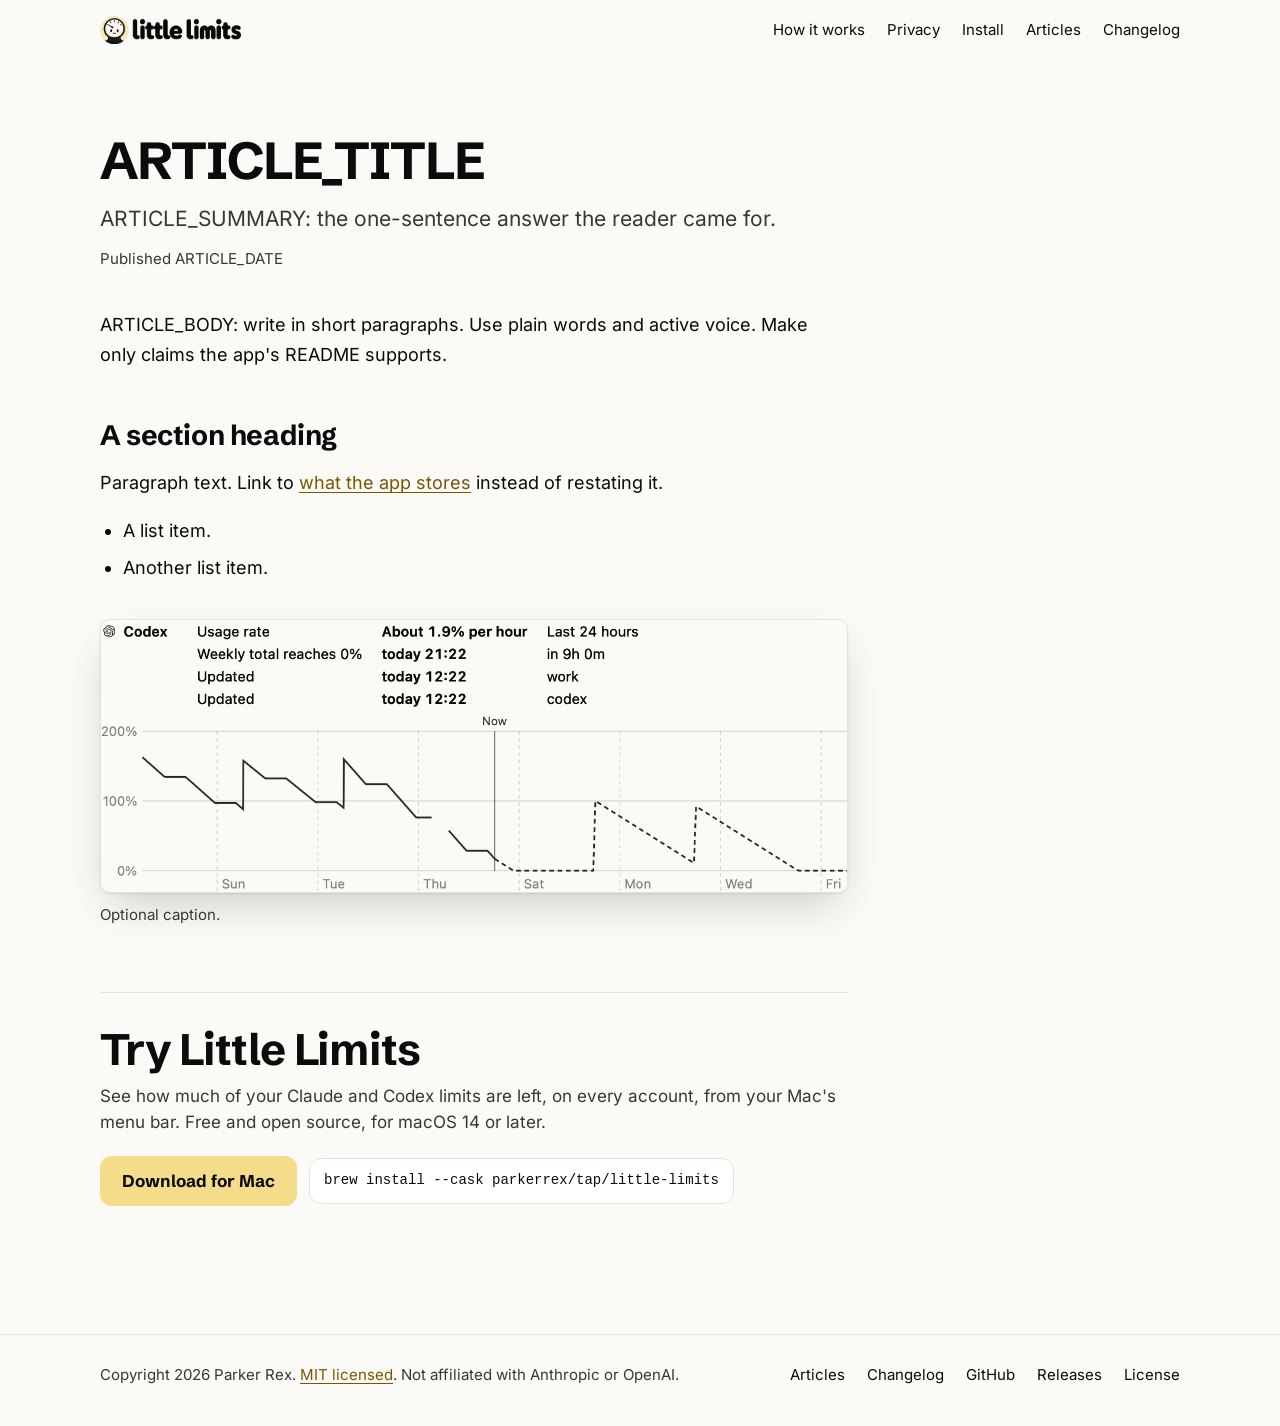
<file: website/articles/_template.html>
<!doctype html>
<!--
  Article template. To publish an article:
  1. Copy this file to articles/<article-slug>.html (lowercase words joined by hyphens).
  2. Replace every ARTICLE_ placeholder below (title, description, ARTICLE_SLUG, and ARTICLE_DATE_ISO as YYYY-MM-DD, including the JSON-LD fields). Keep https://limitsleft.com.
  3. Remove the robots noindex line.
  4. Add a link to the new file in articles/index.
  See website/README.md for the full steps.
-->
<html lang="en">
<head>
  <meta charset="utf-8">
  <meta name="viewport" content="width=device-width, initial-scale=1">
  <title>ARTICLE_TITLE | Little Limits</title>
  <meta name="description" content="ARTICLE_DESCRIPTION: one or two plain sentences, 140 to 160 characters.">
  <meta name="robots" content="noindex">
  <link rel="canonical" href="https://limitsleft.com/articles/ARTICLE_SLUG">
  <meta name="color-scheme" content="light dark">
  <meta name="theme-color" content="#FBFAF7" media="(prefers-color-scheme: light)">
  <meta name="theme-color" content="#1E1E1E" media="(prefers-color-scheme: dark)">

  <meta property="og:type" content="article">
  <meta property="og:site_name" content="Little Limits">
  <meta property="og:url" content="https://limitsleft.com/articles/ARTICLE_SLUG">
  <meta property="og:title" content="ARTICLE_TITLE">
  <meta property="og:description" content="ARTICLE_DESCRIPTION">
  <meta property="og:image" content="https://limitsleft.com/images/little-limits-social-preview-v2.jpg">
  <meta property="og:image:width" content="1280">
  <meta property="og:image:height" content="640">
  <meta property="og:image:alt" content="Little Limits wordmark beside its mascot, a little character with a gauge for a head, and the line “Claude and Codex limits, in your Mac’s menu bar”">
  <meta name="twitter:card" content="summary_large_image">
  <meta name="twitter:title" content="ARTICLE_TITLE">
  <meta name="twitter:description" content="ARTICLE_DESCRIPTION">
  <meta name="twitter:image" content="https://limitsleft.com/images/little-limits-social-preview-v2.jpg">
  <meta name="twitter:image:alt" content="Little Limits wordmark beside its mascot, a little character with a gauge for a head, and the line “Claude and Codex limits, in your Mac’s menu bar”">
  <meta property="article:published_time" content="ARTICLE_DATE_ISO">
  <meta property="article:author" content="https://github.com/ParkerRex">

  <link rel="icon" type="image/png" sizes="32x32" href="../images/little-limits-favicon-32-v3.png">
  <link rel="icon" type="image/png" sizes="64x64" href="../images/little-limits-favicon-64-v3.png">
  <link rel="apple-touch-icon" href="../images/little-limits-touch-icon-v3.png">
  <link rel="stylesheet" href="../styles.css">

  <script type="application/ld+json">
{
  "@context": "https://schema.org",
  "@type": "Article",
  "headline": "ARTICLE_TITLE",
  "description": "ARTICLE_DESCRIPTION",
  "datePublished": "ARTICLE_DATE_ISO",
  "dateModified": "ARTICLE_DATE_ISO",
  "mainEntityOfPage": "https://limitsleft.com/articles/ARTICLE_SLUG",
  "image": "https://limitsleft.com/images/little-limits-social-preview-v2.jpg",
  "author": {
    "@type": "Person",
    "name": "Parker Rex",
    "url": "https://github.com/ParkerRex"
  },
  "publisher": {
    "@type": "Organization",
    "name": "Little Limits",
    "url": "https://limitsleft.com/"
  }
}
  </script>
  <script type="application/ld+json">
{
  "@context": "https://schema.org",
  "@type": "BreadcrumbList",
  "itemListElement": [
    {
      "@type": "ListItem",
      "position": 1,
      "name": "Little Limits",
      "item": "https://limitsleft.com/"
    },
    {
      "@type": "ListItem",
      "position": 2,
      "name": "Articles",
      "item": "https://limitsleft.com/articles/"
    },
    {
      "@type": "ListItem",
      "position": 3,
      "name": "ARTICLE_TITLE",
      "item": "https://limitsleft.com/articles/ARTICLE_SLUG"
    }
  ]
}
  </script>
</head>
<body>
  <a class="skip-link" href="#main">Skip to content</a>

  <header class="site-header">
    <div class="wrap header-row">
      <a class="brand" href="../" aria-label="Little Limits, home">
        <picture>
          <source srcset="../images/little-limits-lockup-dark-v2.png" media="(prefers-color-scheme: dark)">
          <img src="../images/little-limits-lockup-light-v2.png" width="141" height="28" alt="Little Limits">
        </picture>
      </a>
      <nav aria-label="Primary">
        <ul class="nav-list">
          <li><a href="../#how-it-works">How it works</a></li>
          <li><a href="../#privacy">Privacy</a></li>
          <li><a href="../#install">Install</a></li>
          <li><a href="./">Articles</a></li>
          <li><a href="../changelog/">Changelog</a></li>
        </ul>
      </nav>
    </div>
  </header>

  <main id="main">
    <article class="wrap article">
      <header class="article-header">
        <h1>ARTICLE_TITLE</h1>
        <p class="article-summary">ARTICLE_SUMMARY: the one-sentence answer the reader came for.</p>
        <p class="article-date">Published <time datetime="ARTICLE_DATE_ISO">ARTICLE_DATE</time></p>
      </header>

      <div class="prose">
        <p>ARTICLE_BODY: write in short paragraphs. Use plain words and active voice. Make only claims the app's README supports.</p>

        <h2>A section heading</h2>
        <p>Paragraph text. Link to <a href="../#privacy">what the app stores</a> instead of restating it.</p>

        <ul>
          <li>A list item.</li>
          <li>Another list item.</li>
        </ul>

        <figure>
          <img src="../images/forecast-1260.webp" width="1260" height="460" alt="Describe what the image shows.">
          <figcaption>Optional caption.</figcaption>
        </figure>
      </div>

      <aside class="article-install" aria-labelledby="install-title">
        <h2 id="install-title">Try Little Limits</h2>
        <p>See how much of your Claude and Codex limits are left, on every account, from your Mac's menu bar. Free and open source, for macOS 14 or later.</p>
        <div class="actions">
          <a class="button" href="https://github.com/Little-AI-Company/little-limits/releases/latest">Download for Mac</a>
          <code class="command" aria-label="Homebrew install command">brew install --cask parkerrex/tap/little-limits</code>
        </div>
      </aside>
    </article>
  </main>

  <footer class="site-footer">
    <div class="wrap footer-row">
      <p>Copyright 2026 Parker Rex. <a href="https://github.com/Little-AI-Company/little-limits/blob/main/LICENSE">MIT licensed</a>. Not affiliated with Anthropic or OpenAI.</p>
      <ul class="footer-links">
        <li><a href="./">Articles</a></li>
        <li><a href="../changelog/">Changelog</a></li>
        <li><a href="https://github.com/Little-AI-Company/little-limits">GitHub</a></li>
        <li><a href="https://github.com/Little-AI-Company/little-limits/releases">Releases</a></li>
        <li><a href="https://github.com/Little-AI-Company/little-limits/blob/main/LICENSE">License</a></li>
      </ul>
    </div>
  </footer>
</body>
</html>
</file>
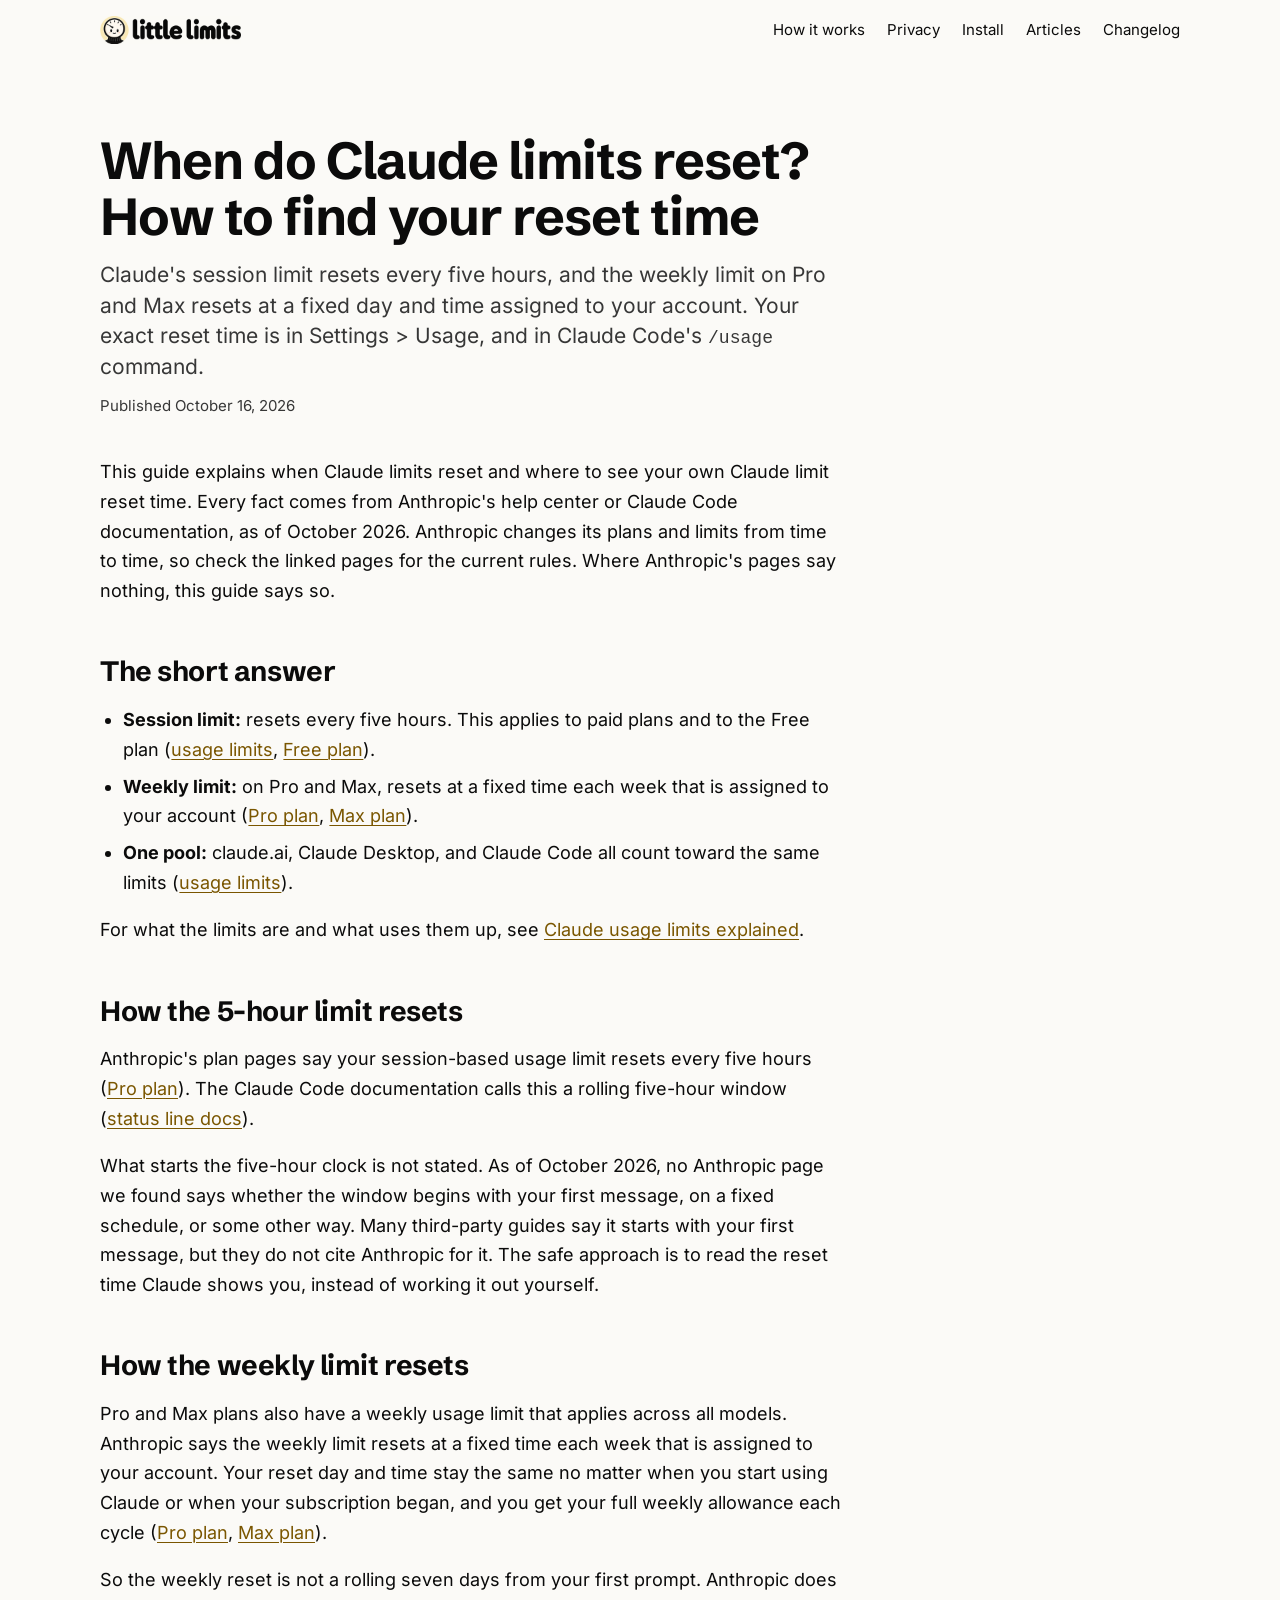
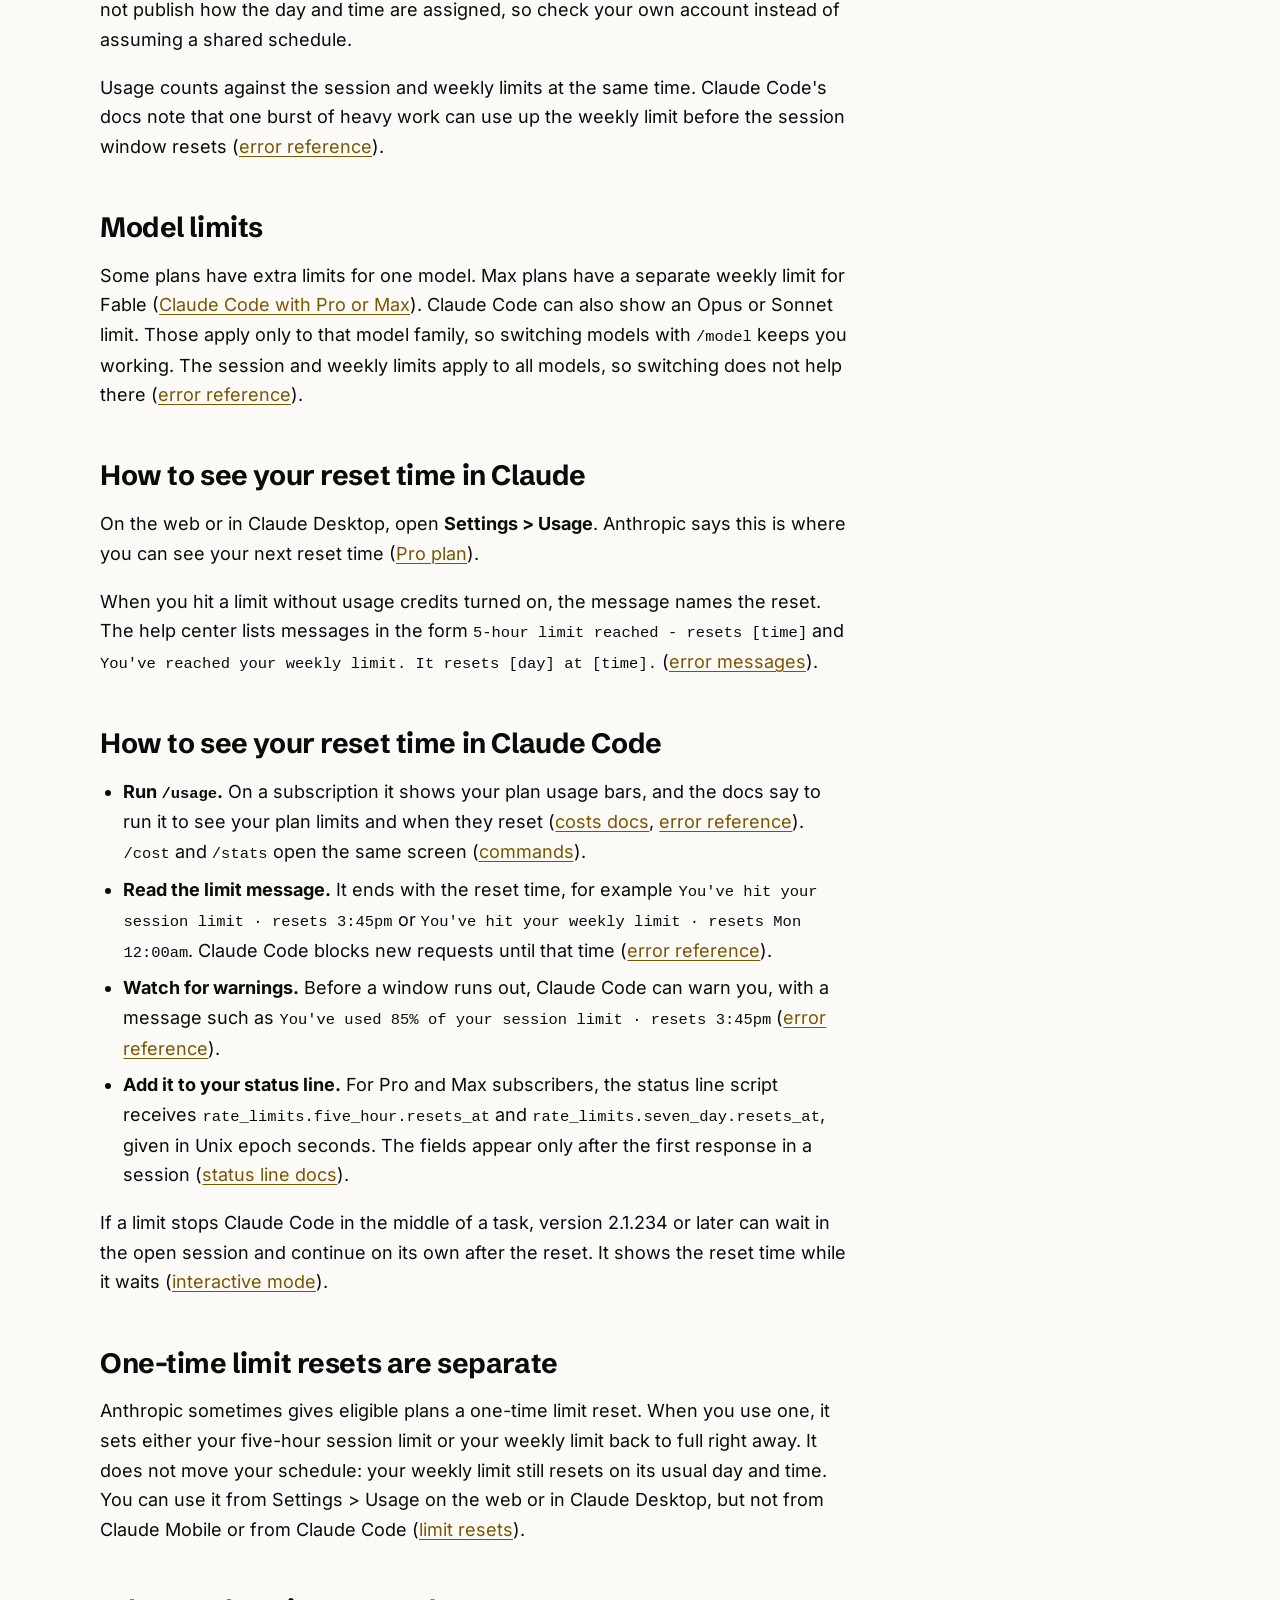
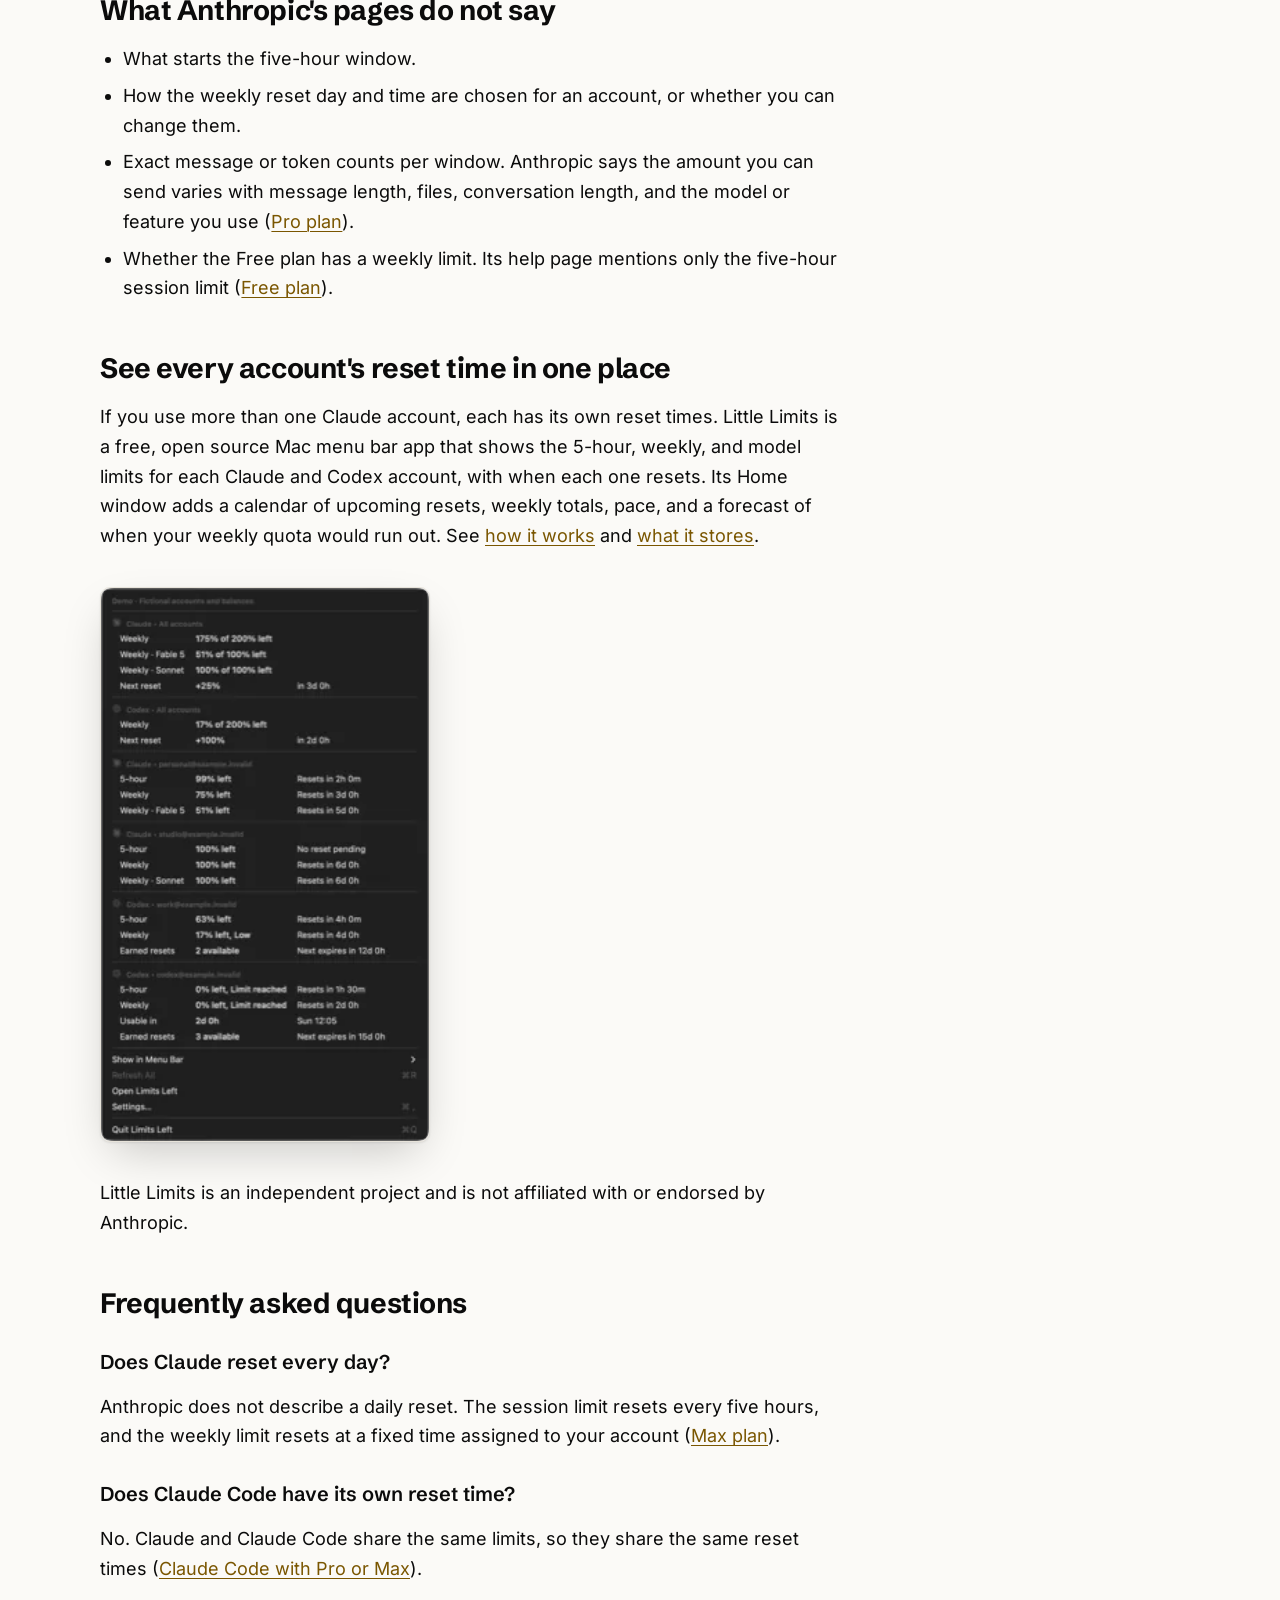
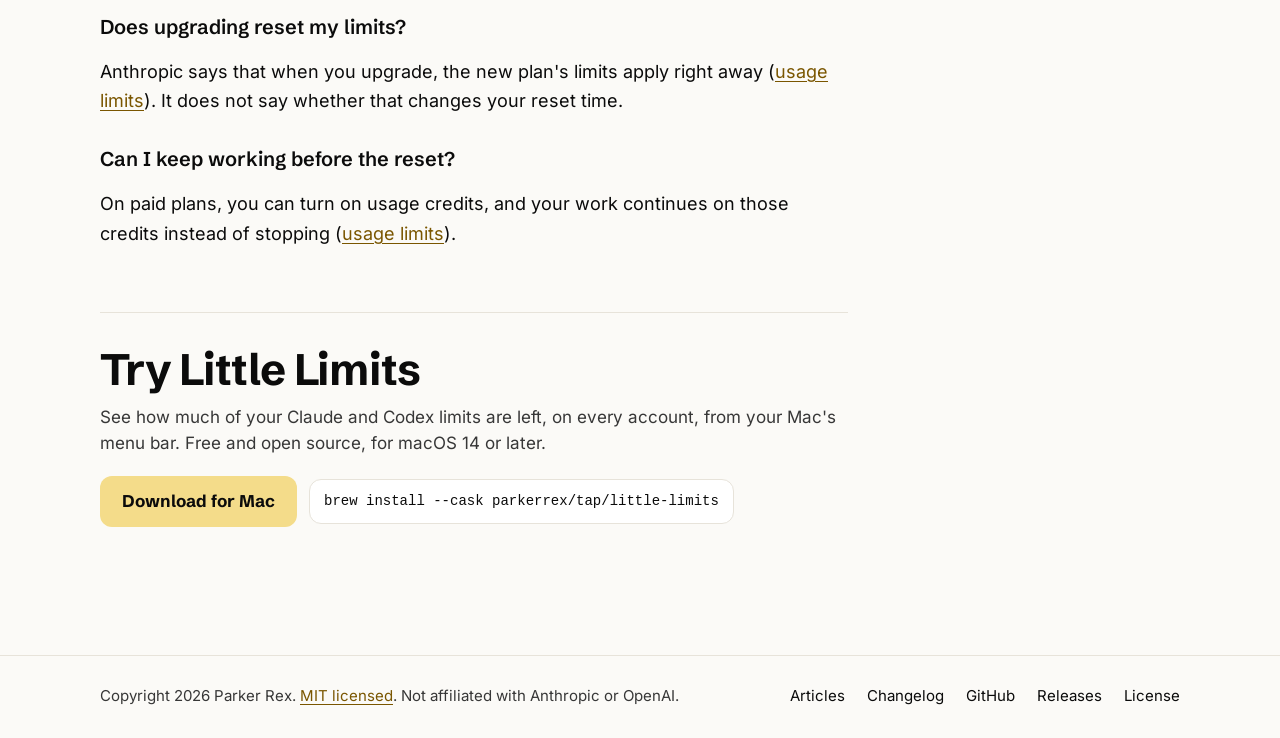
<file: website/articles/claude-limit-reset-time.html>
<!doctype html>
<html lang="en">
<head>
  <meta charset="utf-8">
  <meta name="viewport" content="width=device-width, initial-scale=1">
  <title>When do Claude limits reset? How to find your reset time | Little Limits</title>
  <meta name="description" content="Claude's session limit resets every five hours, and the weekly limit at a fixed time set for your account. See where to find your reset time.">
  <link rel="canonical" href="https://limitsleft.com/articles/claude-limit-reset-time">
  <meta name="color-scheme" content="light dark">
  <meta name="theme-color" content="#FBFAF7" media="(prefers-color-scheme: light)">
  <meta name="theme-color" content="#1E1E1E" media="(prefers-color-scheme: dark)">

  <meta property="og:type" content="article">
  <meta property="og:url" content="https://limitsleft.com/articles/claude-limit-reset-time">
  <meta property="og:title" content="When do Claude limits reset? How to find your reset time">
  <meta property="og:description" content="Claude's session limit resets every five hours, and the weekly limit at a fixed time set for your account. See where to find your reset time.">
  <meta property="og:image" content="https://limitsleft.com/images/little-limits-social-preview-v2.jpg">
  <meta property="article:published_time" content="2026-10-16">
  <meta name="twitter:card" content="summary_large_image">

  <link rel="icon" type="image/png" sizes="32x32" href="../images/little-limits-favicon-32-v3.png">
  <link rel="icon" type="image/png" sizes="64x64" href="../images/little-limits-favicon-64-v3.png">
  <link rel="apple-touch-icon" href="../images/little-limits-touch-icon-v3.png">
  <link rel="stylesheet" href="../styles.css">

  <script type="application/ld+json">
  {
    "@context": "https://schema.org",
    "@type": "Article",
    "headline": "When do Claude limits reset? How to find your reset time",
    "description": "Claude's session limit resets every five hours, and the weekly limit at a fixed time set for your account. See where to find your reset time.",
    "datePublished": "2026-10-16",
    "dateModified": "2026-10-16",
    "inLanguage": "en",
    "mainEntityOfPage": "https://limitsleft.com/articles/claude-limit-reset-time",
    "image": "https://limitsleft.com/images/little-limits-social-preview-v2.jpg",
    "author": {
      "@type": "Person",
      "name": "Parker Rex"
    },
    "publisher": {
      "@type": "Organization",
      "name": "Little Limits",
      "url": "https://limitsleft.com/"
    },
    "about": [
      { "@type": "Thing", "name": "Claude usage limits" },
      { "@type": "SoftwareApplication", "name": "Claude Code" }
    ]
  }
  </script>
</head>
<body>
  <a class="skip-link" href="#main">Skip to content</a>

  <header class="site-header">
    <div class="wrap header-row">
      <a class="brand" href="../" aria-label="Little Limits, home">
        <picture>
          <source srcset="../images/little-limits-lockup-dark-v2.png" media="(prefers-color-scheme: dark)">
          <img src="../images/little-limits-lockup-light-v2.png" width="141" height="28" alt="Little Limits">
        </picture>
      </a>
      <nav aria-label="Primary">
        <ul class="nav-list">
          <li><a href="../#how-it-works">How it works</a></li>
          <li><a href="../#privacy">Privacy</a></li>
          <li><a href="../#install">Install</a></li>
          <li><a href="./">Articles</a></li>
          <li><a href="../changelog/">Changelog</a></li>
        </ul>
      </nav>
    </div>
  </header>

  <main id="main">
    <article class="wrap article">
      <header class="article-header">
        <h1>When do Claude limits reset? How to find your reset time</h1>
        <p class="article-summary">Claude's session limit resets every five hours, and the weekly limit on Pro and Max resets at a fixed day and time assigned to your account. Your exact reset time is in Settings &gt; Usage, and in Claude Code's <code>/usage</code> command.</p>
        <p class="article-date">Published <time datetime="2026-10-16">October 16, 2026</time></p>
      </header>

      <div class="prose">
        <p>This guide explains when Claude limits reset and where to see your own Claude limit reset time. Every fact comes from Anthropic's help center or Claude Code documentation, as of October 2026. Anthropic changes its plans and limits from time to time, so check the linked pages for the current rules. Where Anthropic's pages say nothing, this guide says so.</p>

        <h2>The short answer</h2>
        <ul>
          <li><strong>Session limit:</strong> resets every five hours. This applies to paid plans and to the Free plan (<a href="https://support.claude.com/en/articles/11647753-how-do-usage-and-length-limits-work">usage limits</a>, <a href="https://support.claude.com/en/articles/8114491-get-started-with-claude">Free plan</a>).</li>
          <li><strong>Weekly limit:</strong> on Pro and Max, resets at a fixed time each week that is assigned to your account (<a href="https://support.claude.com/en/articles/8325606-what-is-the-pro-plan">Pro plan</a>, <a href="https://support.claude.com/en/articles/11049741-what-is-the-max-plan">Max plan</a>).</li>
          <li><strong>One pool:</strong> claude.ai, Claude Desktop, and Claude Code all count toward the same limits (<a href="https://support.claude.com/en/articles/11647753-how-do-usage-and-length-limits-work">usage limits</a>).</li>
        </ul>
        <p>For what the limits are and what uses them up, see <a href="/articles/claude-usage-limits-explained">Claude usage limits explained</a>.</p>

        <h2>How the 5-hour limit resets</h2>
        <p>Anthropic's plan pages say your session-based usage limit resets every five hours (<a href="https://support.claude.com/en/articles/8325606-what-is-the-pro-plan">Pro plan</a>). The Claude Code documentation calls this a rolling five-hour window (<a href="https://code.claude.com/docs/en/statusline">status line docs</a>).</p>
        <p>What starts the five-hour clock is not stated. As of October 2026, no Anthropic page we found says whether the window begins with your first message, on a fixed schedule, or some other way. Many third-party guides say it starts with your first message, but they do not cite Anthropic for it. The safe approach is to read the reset time Claude shows you, instead of working it out yourself.</p>

        <h2>How the weekly limit resets</h2>
        <p>Pro and Max plans also have a weekly usage limit that applies across all models. Anthropic says the weekly limit resets at a fixed time each week that is assigned to your account. Your reset day and time stay the same no matter when you start using Claude or when your subscription began, and you get your full weekly allowance each cycle (<a href="https://support.claude.com/en/articles/8325606-what-is-the-pro-plan">Pro plan</a>, <a href="https://support.claude.com/en/articles/11049741-what-is-the-max-plan">Max plan</a>).</p>
        <p>So the weekly reset is not a rolling seven days from your first prompt. Anthropic does not publish how the day and time are assigned, so check your own account instead of assuming a shared schedule.</p>
        <p>Usage counts against the session and weekly limits at the same time. Claude Code's docs note that one burst of heavy work can use up the weekly limit before the session window resets (<a href="https://code.claude.com/docs/en/errors">error reference</a>).</p>

        <h2>Model limits</h2>
        <p>Some plans have extra limits for one model. Max plans have a separate weekly limit for Fable (<a href="https://support.claude.com/en/articles/11145838-use-claude-code-with-your-pro-or-max-plan">Claude Code with Pro or Max</a>). Claude Code can also show an Opus or Sonnet limit. Those apply only to that model family, so switching models with <code>/model</code> keeps you working. The session and weekly limits apply to all models, so switching does not help there (<a href="https://code.claude.com/docs/en/errors">error reference</a>).</p>

        <h2>How to see your reset time in Claude</h2>
        <p>On the web or in Claude Desktop, open <strong>Settings &gt; Usage</strong>. Anthropic says this is where you can see your next reset time (<a href="https://support.claude.com/en/articles/8325606-what-is-the-pro-plan">Pro plan</a>).</p>
        <p>When you hit a limit without usage credits turned on, the message names the reset. The help center lists messages in the form <code>5-hour limit reached - resets [time]</code> and <code>You've reached your weekly limit. It resets [day] at [time].</code> (<a href="https://support.claude.com/en/articles/12466728-troubleshoot-claude-error-messages">error messages</a>).</p>

        <h2>How to see your reset time in Claude Code</h2>
        <ul>
          <li><strong>Run <code>/usage</code>.</strong> On a subscription it shows your plan usage bars, and the docs say to run it to see your plan limits and when they reset (<a href="https://code.claude.com/docs/en/costs">costs docs</a>, <a href="https://code.claude.com/docs/en/errors">error reference</a>). <code>/cost</code> and <code>/stats</code> open the same screen (<a href="https://code.claude.com/docs/en/commands">commands</a>).</li>
          <li><strong>Read the limit message.</strong> It ends with the reset time, for example <code>You've hit your session limit · resets 3:45pm</code> or <code>You've hit your weekly limit · resets Mon 12:00am</code>. Claude Code blocks new requests until that time (<a href="https://code.claude.com/docs/en/errors">error reference</a>).</li>
          <li><strong>Watch for warnings.</strong> Before a window runs out, Claude Code can warn you, with a message such as <code>You've used 85% of your session limit · resets 3:45pm</code> (<a href="https://code.claude.com/docs/en/errors">error reference</a>).</li>
          <li><strong>Add it to your status line.</strong> For Pro and Max subscribers, the status line script receives <code>rate_limits.five_hour.resets_at</code> and <code>rate_limits.seven_day.resets_at</code>, given in Unix epoch seconds. The fields appear only after the first response in a session (<a href="https://code.claude.com/docs/en/statusline">status line docs</a>).</li>
        </ul>
        <p>If a limit stops Claude Code in the middle of a task, version 2.1.234 or later can wait in the open session and continue on its own after the reset. It shows the reset time while it waits (<a href="https://code.claude.com/docs/en/interactive-mode">interactive mode</a>).</p>

        <h2>One-time limit resets are separate</h2>
        <p>Anthropic sometimes gives eligible plans a one-time limit reset. When you use one, it sets either your five-hour session limit or your weekly limit back to full right away. It does not move your schedule: your weekly limit still resets on its usual day and time. You can use it from Settings &gt; Usage on the web or in Claude Desktop, but not from Claude Mobile or from Claude Code (<a href="https://support.claude.com/en/articles/17007452-what-is-a-limit-reset">limit resets</a>).</p>

        <h2>What Anthropic's pages do not say</h2>
        <ul>
          <li>What starts the five-hour window.</li>
          <li>How the weekly reset day and time are chosen for an account, or whether you can change them.</li>
          <li>Exact message or token counts per window. Anthropic says the amount you can send varies with message length, files, conversation length, and the model or feature you use (<a href="https://support.claude.com/en/articles/8325606-what-is-the-pro-plan">Pro plan</a>).</li>
          <li>Whether the Free plan has a weekly limit. Its help page mentions only the five-hour session limit (<a href="https://support.claude.com/en/articles/8114491-get-started-with-claude">Free plan</a>).</li>
        </ul>

        <h2>See every account's reset time in one place</h2>
        <p>If you use more than one Claude account, each has its own reset times. Little Limits is a free, open source Mac menu bar app that shows the 5-hour, weekly, and model limits for each Claude and Codex account, with when each one resets. Its Home window adds a calendar of upcoming resets, weekly totals, pace, and a forecast of when your weekly quota would run out. See <a href="../#how-it-works">how it works</a> and <a href="../#privacy">what it stores</a>.</p>
        <figure>
          <img class="shot shot-menu" src="../images/status-menu-661.webp" srcset="../images/status-menu-330.webp 330w, ../images/status-menu-661.webp 661w" sizes="330px" width="661" height="800" loading="lazy" decoding="async" alt="Little Limits menu listing each account's remaining quota and its Claude limit reset time">
        </figure>
        <p>Little Limits is an independent project and is not affiliated with or endorsed by Anthropic.</p>

        <h2>Frequently asked questions</h2>
        <h3>Does Claude reset every day?</h3>
        <p>Anthropic does not describe a daily reset. The session limit resets every five hours, and the weekly limit resets at a fixed time assigned to your account (<a href="https://support.claude.com/en/articles/11049741-what-is-the-max-plan">Max plan</a>).</p>
        <h3>Does Claude Code have its own reset time?</h3>
        <p>No. Claude and Claude Code share the same limits, so they share the same reset times (<a href="https://support.claude.com/en/articles/11145838-use-claude-code-with-your-pro-or-max-plan">Claude Code with Pro or Max</a>).</p>
        <h3>Does upgrading reset my limits?</h3>
        <p>Anthropic says that when you upgrade, the new plan's limits apply right away (<a href="https://support.claude.com/en/articles/11647753-how-do-usage-and-length-limits-work">usage limits</a>). It does not say whether that changes your reset time.</p>
        <h3>Can I keep working before the reset?</h3>
        <p>On paid plans, you can turn on usage credits, and your work continues on those credits instead of stopping (<a href="https://support.claude.com/en/articles/11647753-how-do-usage-and-length-limits-work">usage limits</a>).</p>
      </div>

      <aside class="article-install" aria-labelledby="install-title">
        <h2 id="install-title">Try Little Limits</h2>
        <p>See how much of your Claude and Codex limits are left, on every account, from your Mac's menu bar. Free and open source, for macOS 14 or later.</p>
        <div class="actions">
          <a class="button" href="https://github.com/Little-AI-Company/little-limits/releases/latest">Download for Mac</a>
          <code class="command" aria-label="Homebrew install command">brew install --cask parkerrex/tap/little-limits</code>
        </div>
      </aside>
    </article>
  </main>

  <footer class="site-footer">
    <div class="wrap footer-row">
      <p>Copyright 2026 Parker Rex. <a href="https://github.com/Little-AI-Company/little-limits/blob/main/LICENSE">MIT licensed</a>. Not affiliated with Anthropic or OpenAI.</p>
      <ul class="footer-links">
        <li><a href="./">Articles</a></li>
        <li><a href="../changelog/">Changelog</a></li>
        <li><a href="https://github.com/Little-AI-Company/little-limits">GitHub</a></li>
        <li><a href="https://github.com/Little-AI-Company/little-limits/releases">Releases</a></li>
        <li><a href="https://github.com/Little-AI-Company/little-limits/blob/main/LICENSE">License</a></li>
      </ul>
    </div>
  </footer>
</body>
</html>
</file>
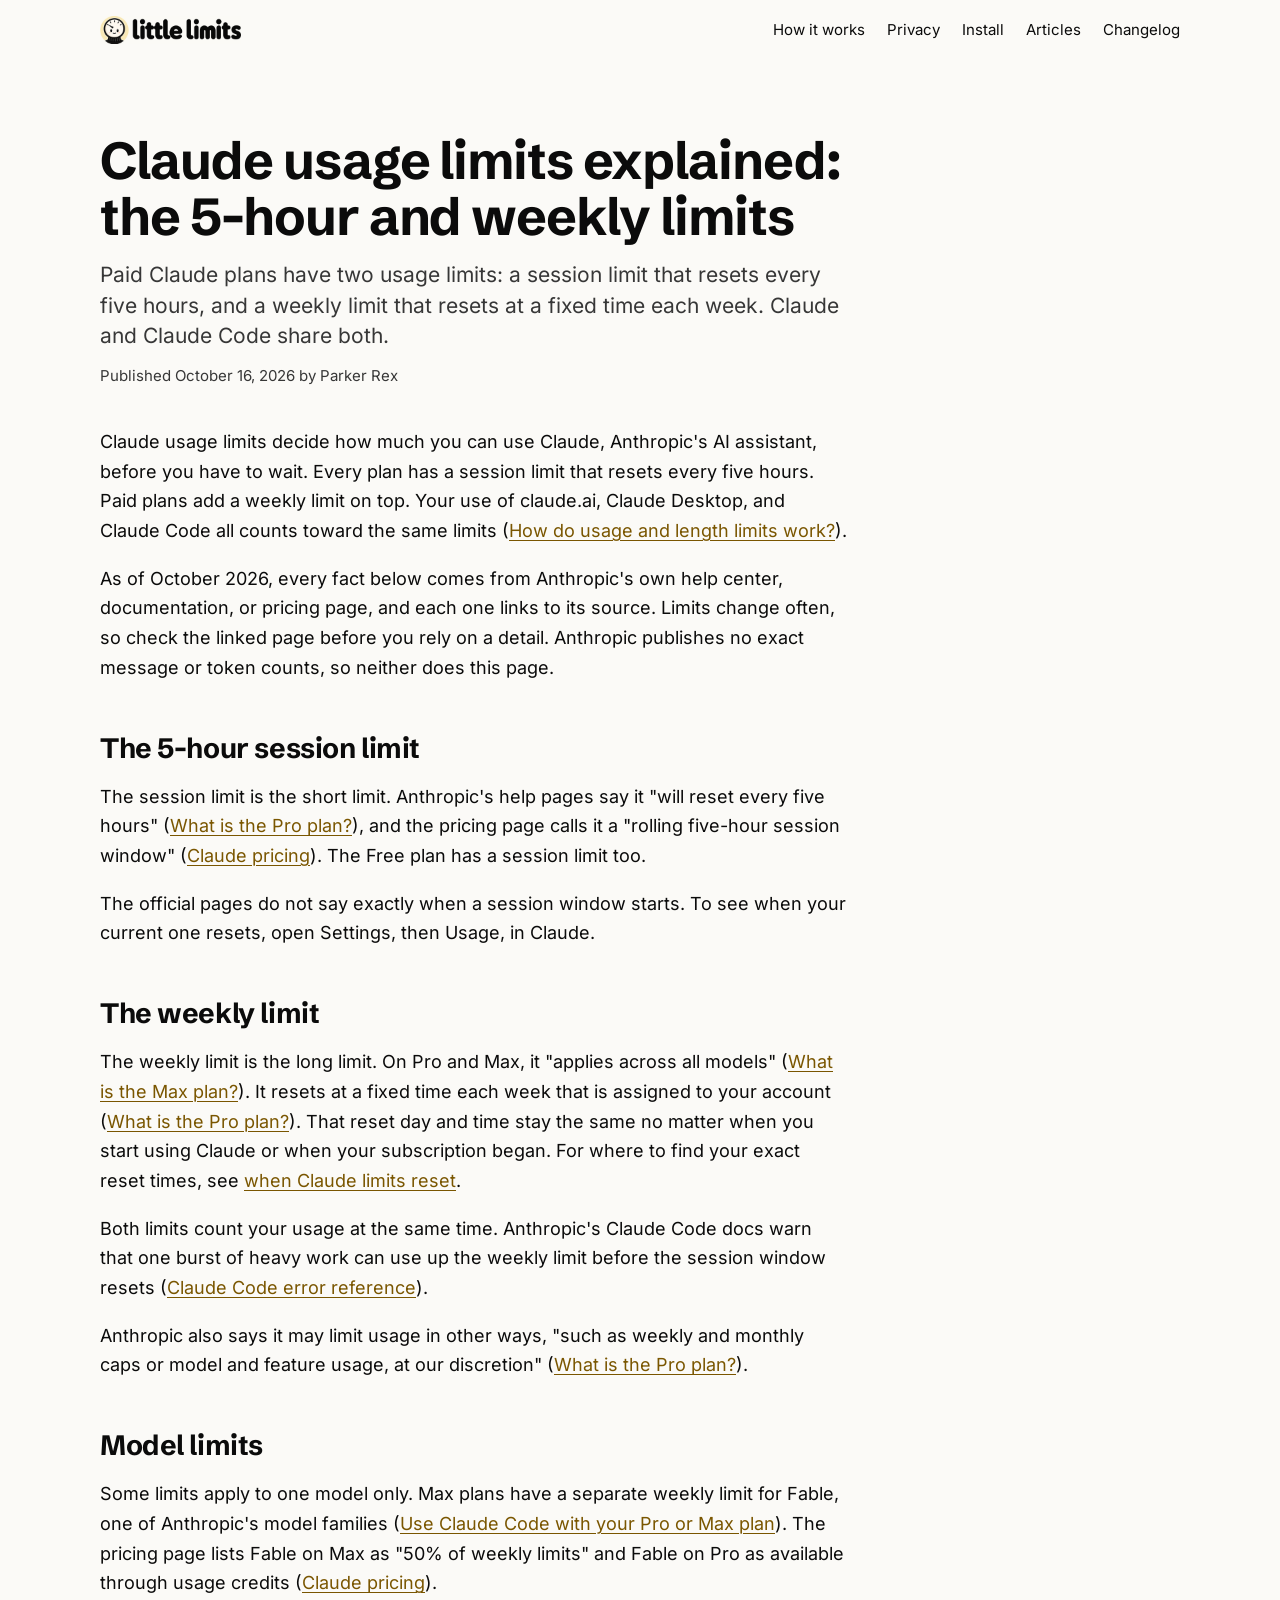
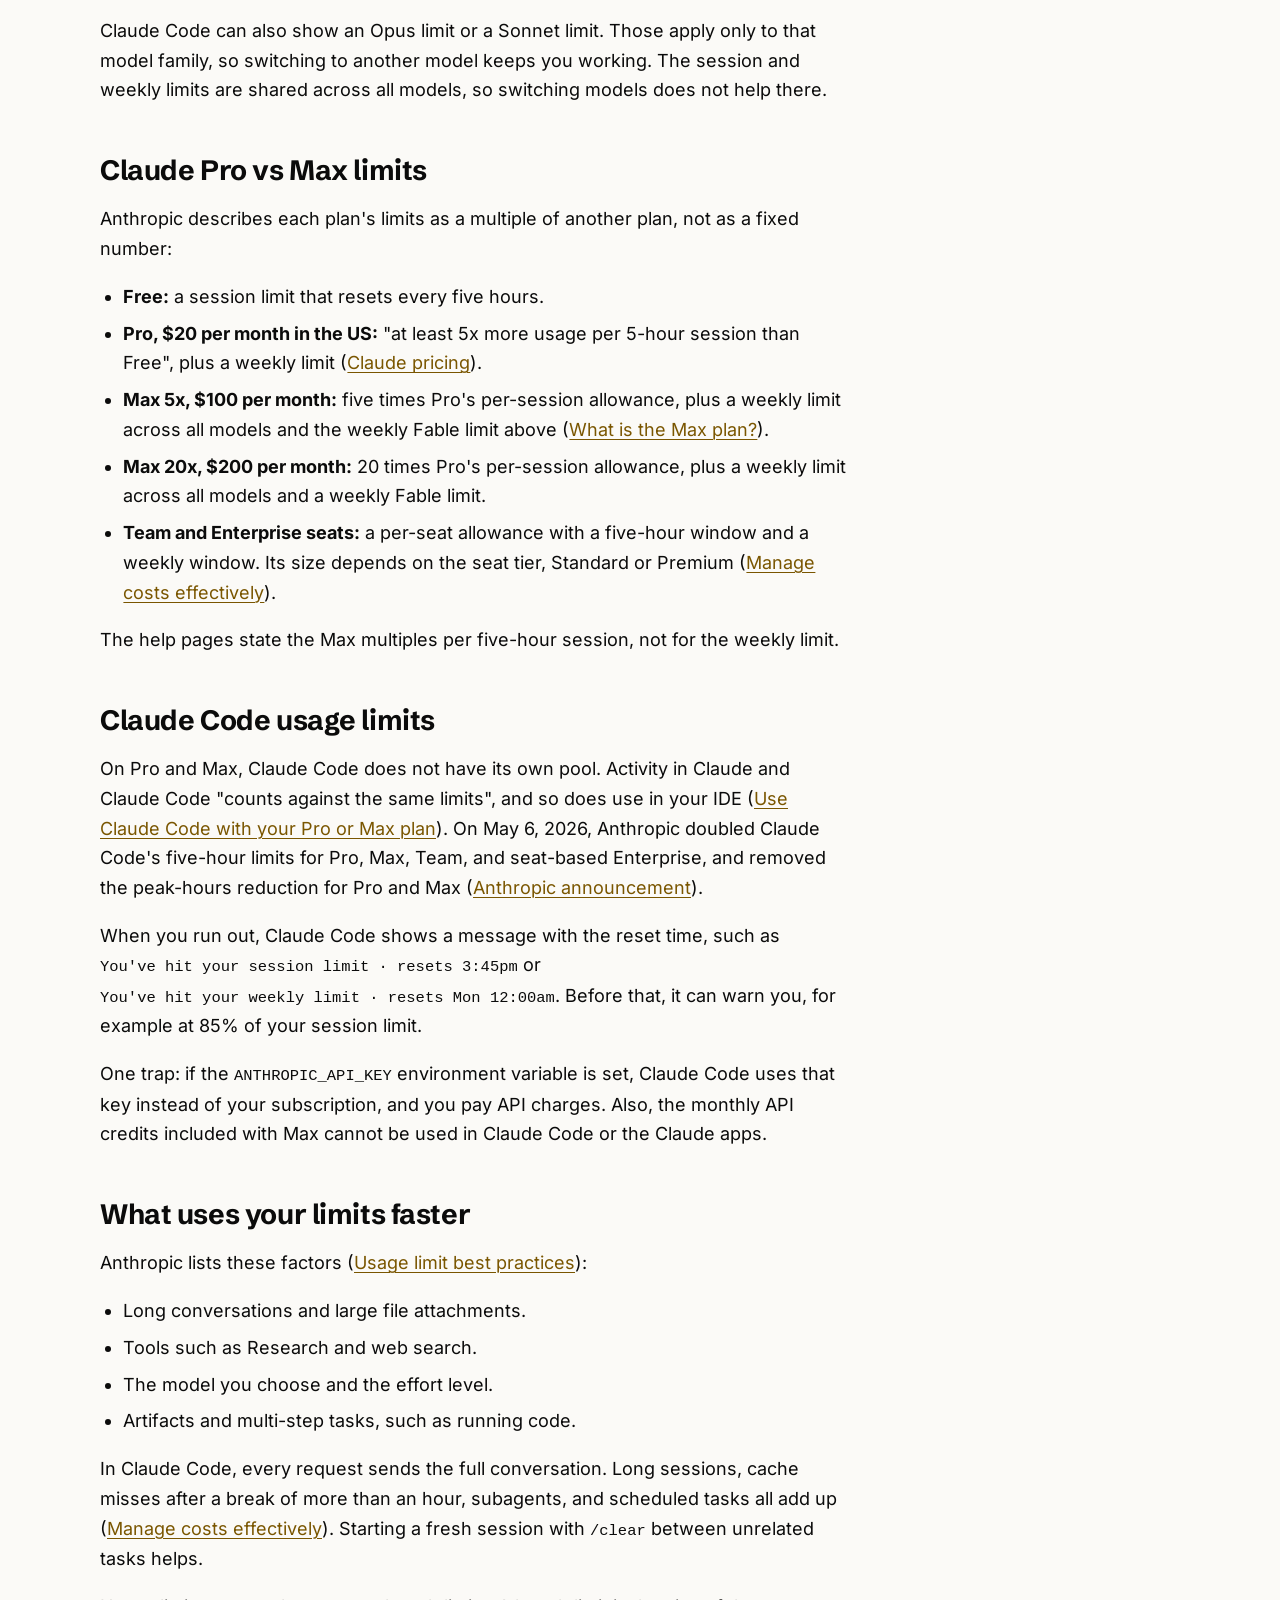
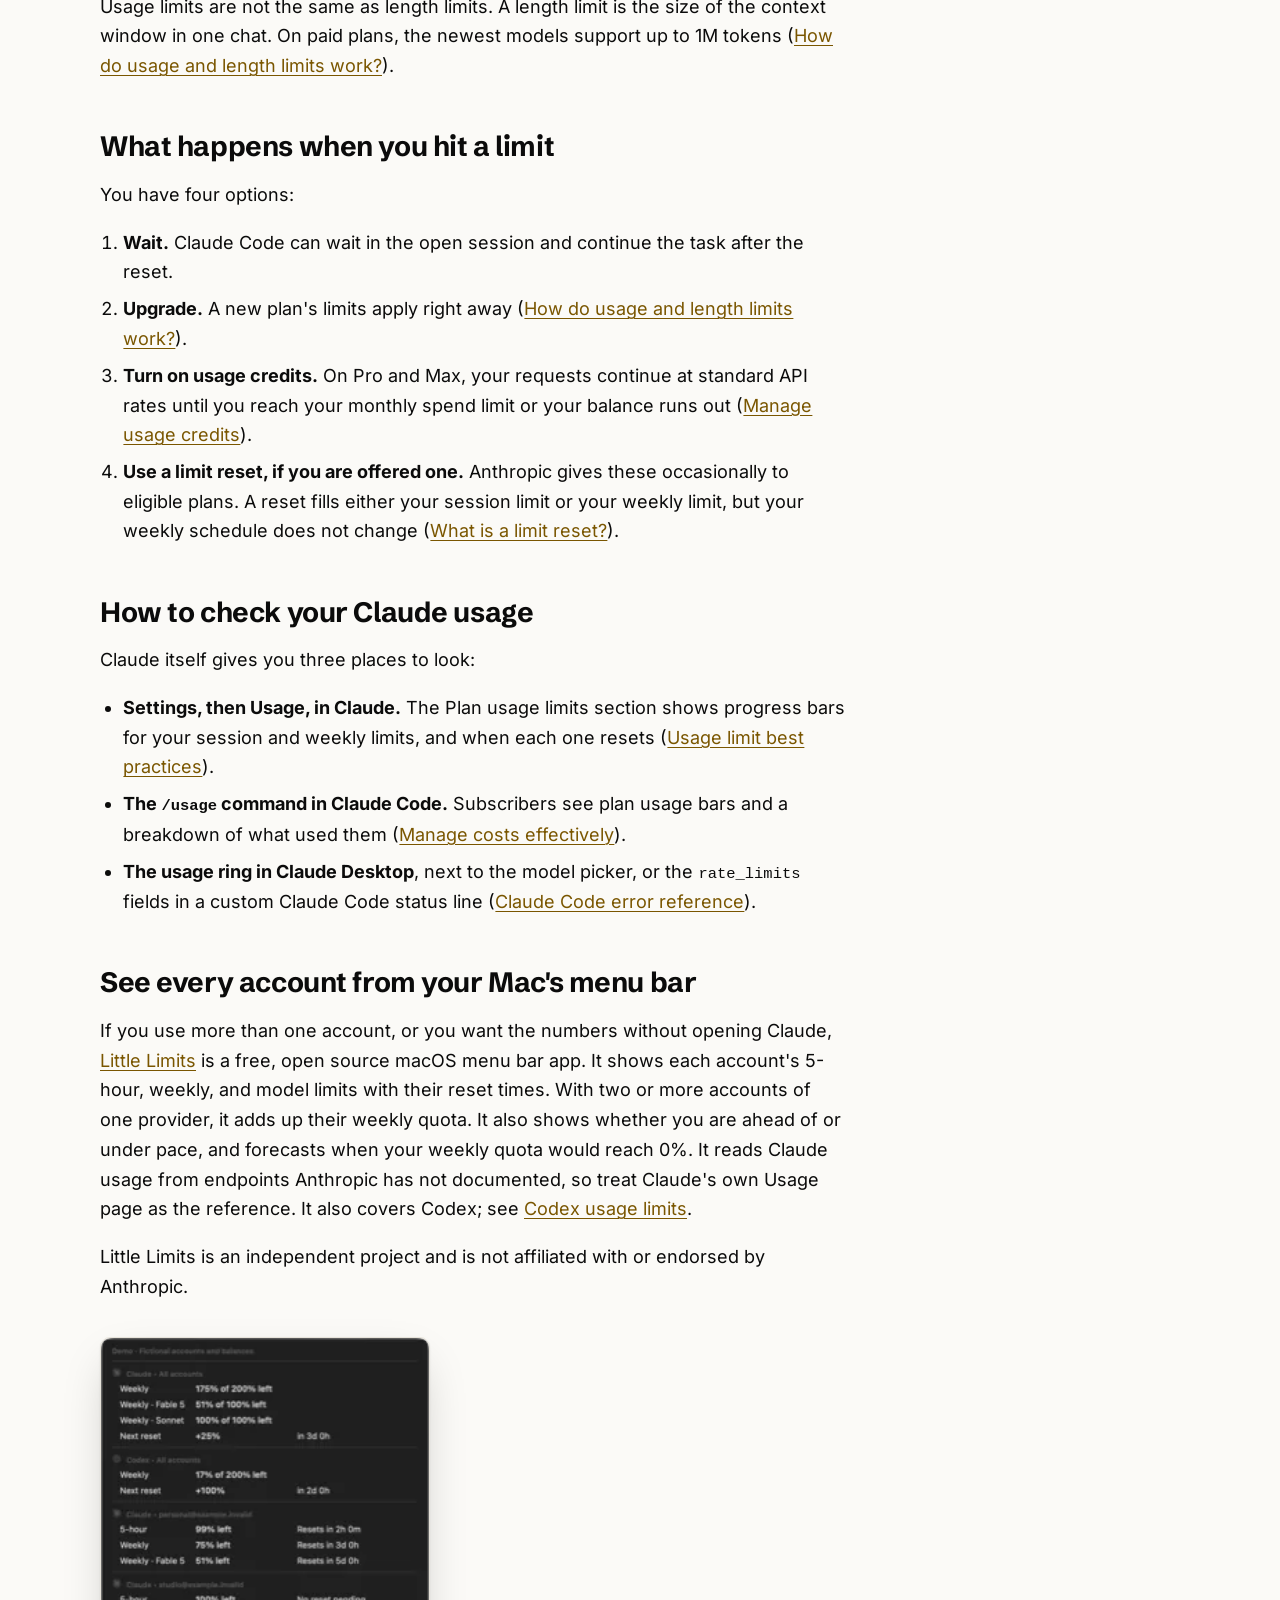
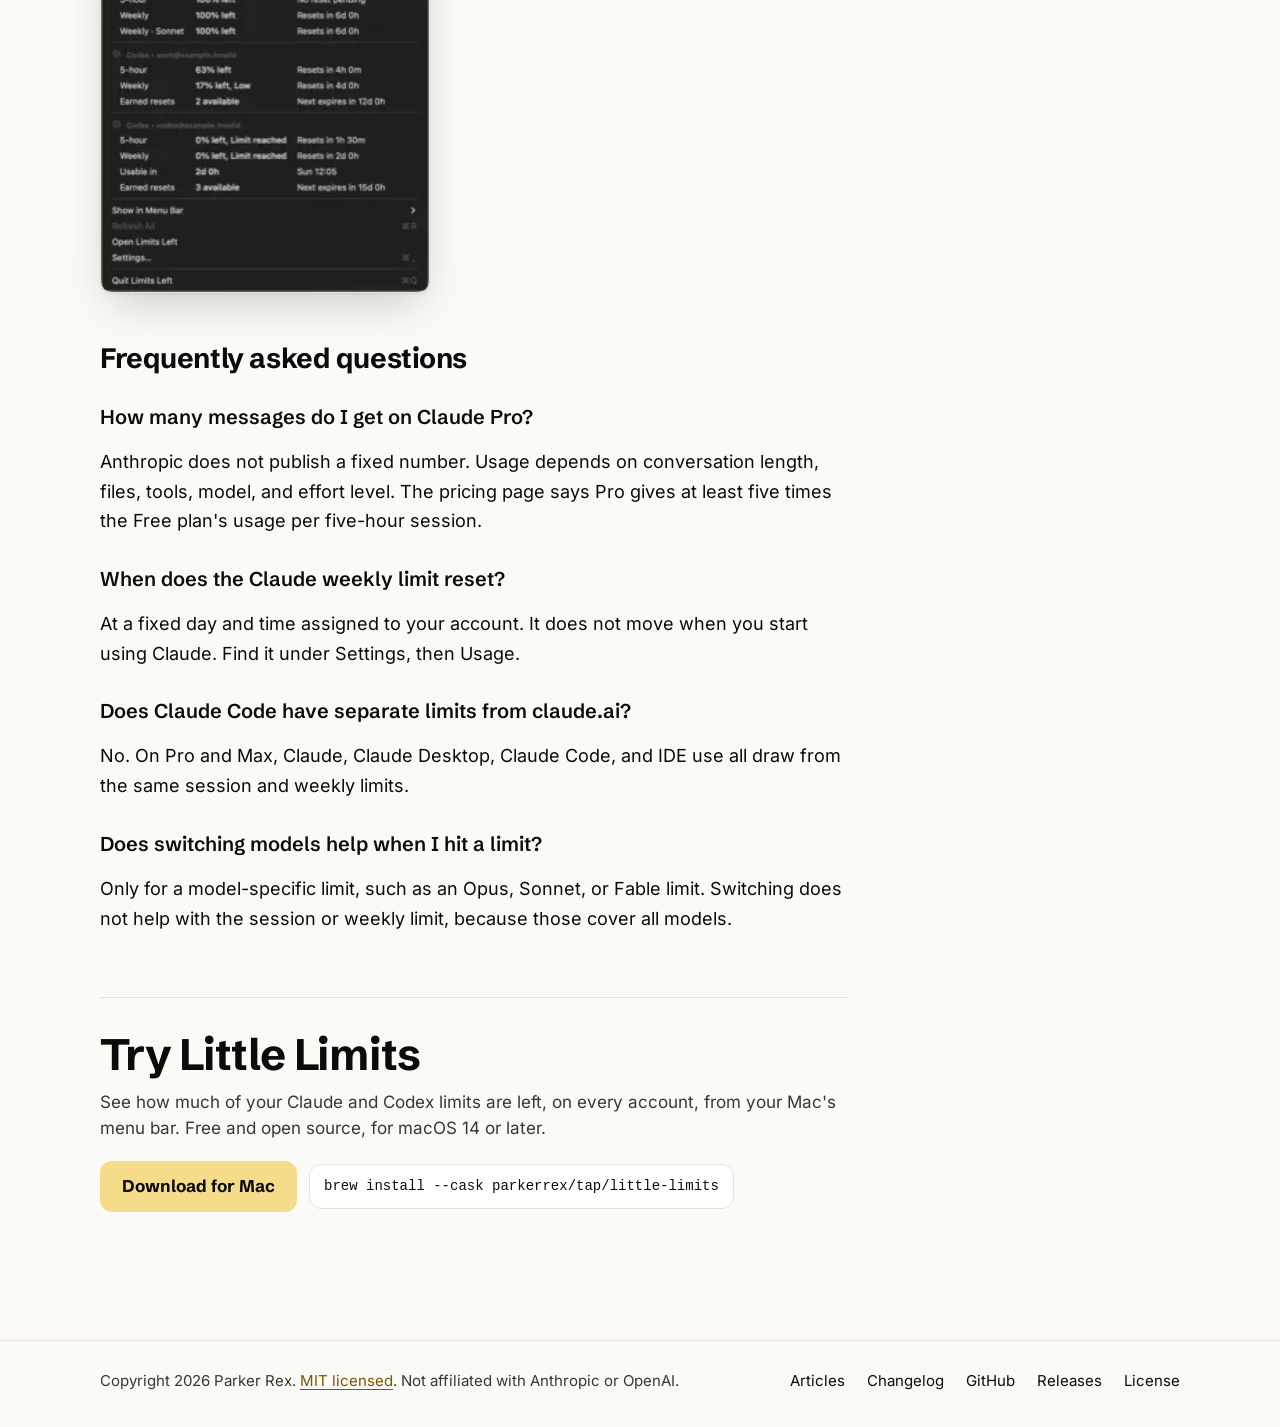
<file: website/articles/claude-usage-limits-explained.html>
<!doctype html>
<html lang="en">
<head>
  <meta charset="utf-8">
  <meta name="viewport" content="width=device-width, initial-scale=1">
  <title>Claude usage limits: 5-hour and weekly limits | Little Limits</title>
  <meta name="description" content="How Claude usage limits work: the 5-hour session limit, the weekly limit, Pro vs Max, Claude Code limits, and how to check how much you have left.">
  <link rel="canonical" href="https://limitsleft.com/articles/claude-usage-limits-explained">
  <meta name="color-scheme" content="light dark">
  <meta name="theme-color" content="#FBFAF7" media="(prefers-color-scheme: light)">
  <meta name="theme-color" content="#1E1E1E" media="(prefers-color-scheme: dark)">

  <meta property="og:type" content="article">
  <meta property="og:site_name" content="Little Limits">
  <meta property="og:url" content="https://limitsleft.com/articles/claude-usage-limits-explained">
  <meta property="og:title" content="Claude usage limits explained: the 5-hour and weekly limits">
  <meta property="og:description" content="How Claude usage limits work: the 5-hour session limit, the weekly limit, Pro vs Max, Claude Code limits, and how to check how much you have left.">
  <meta property="og:image" content="https://limitsleft.com/images/little-limits-social-preview-v2.jpg">
  <meta property="og:image:width" content="1280">
  <meta property="og:image:height" content="640">
  <meta property="og:image:alt" content="Little Limits wordmark beside its mascot, a little character with a gauge for a head, and the line “Claude and Codex limits, in your Mac’s menu bar”">
  <meta name="twitter:card" content="summary_large_image">
  <meta name="twitter:title" content="Claude usage limits explained: the 5-hour and weekly limits">
  <meta name="twitter:description" content="How Claude usage limits work: the 5-hour session limit, the weekly limit, Pro vs Max, Claude Code limits, and how to check how much you have left.">
  <meta name="twitter:image" content="https://limitsleft.com/images/little-limits-social-preview-v2.jpg">
  <meta name="twitter:image:alt" content="Little Limits wordmark beside its mascot, a little character with a gauge for a head, and the line “Claude and Codex limits, in your Mac’s menu bar”">
  <meta property="article:published_time" content="2026-10-16">
  <meta property="article:author" content="https://github.com/ParkerRex">

  <link rel="icon" type="image/png" sizes="32x32" href="../images/little-limits-favicon-32-v3.png">
  <link rel="icon" type="image/png" sizes="64x64" href="../images/little-limits-favicon-64-v3.png">
  <link rel="apple-touch-icon" href="../images/little-limits-touch-icon-v3.png">
  <link rel="stylesheet" href="../styles.css">

  <script type="application/ld+json">
{
  "@context": "https://schema.org",
  "@type": "Article",
  "headline": "Claude usage limits explained: the 5-hour and weekly limits",
  "description": "How Claude usage limits work: the 5-hour session limit, the weekly limit, Pro vs Max, Claude Code limits, and how to check how much you have left.",
  "datePublished": "2026-10-16",
  "dateModified": "2026-10-16",
  "mainEntityOfPage": "https://limitsleft.com/articles/claude-usage-limits-explained",
  "image": "https://limitsleft.com/images/little-limits-social-preview-v2.jpg",
  "author": {
    "@type": "Person",
    "name": "Parker Rex",
    "url": "https://github.com/ParkerRex"
  },
  "publisher": {
    "@type": "Organization",
    "name": "Little Limits",
    "url": "https://limitsleft.com/"
  }
}
  </script>
  <script type="application/ld+json">
{
  "@context": "https://schema.org",
  "@type": "BreadcrumbList",
  "itemListElement": [
    {
      "@type": "ListItem",
      "position": 1,
      "name": "Little Limits",
      "item": "https://limitsleft.com/"
    },
    {
      "@type": "ListItem",
      "position": 2,
      "name": "Articles",
      "item": "https://limitsleft.com/articles/"
    },
    {
      "@type": "ListItem",
      "position": 3,
      "name": "Claude usage limits explained: the 5-hour and weekly limits",
      "item": "https://limitsleft.com/articles/claude-usage-limits-explained"
    }
  ]
}
  </script>
</head>
<body>
  <a class="skip-link" href="#main">Skip to content</a>

  <header class="site-header">
    <div class="wrap header-row">
      <a class="brand" href="../" aria-label="Little Limits, home">
        <picture>
          <source srcset="../images/little-limits-lockup-dark-v2.png" media="(prefers-color-scheme: dark)">
          <img src="../images/little-limits-lockup-light-v2.png" width="141" height="28" alt="Little Limits">
        </picture>
      </a>
      <nav aria-label="Primary">
        <ul class="nav-list">
          <li><a href="../#how-it-works">How it works</a></li>
          <li><a href="../#privacy">Privacy</a></li>
          <li><a href="../#install">Install</a></li>
          <li><a href="./">Articles</a></li>
          <li><a href="../changelog/">Changelog</a></li>
        </ul>
      </nav>
    </div>
  </header>

  <main id="main">
    <article class="wrap article">
      <header class="article-header">
        <h1>Claude usage limits explained: the 5-hour and weekly limits</h1>
        <p class="article-summary">Paid Claude plans have two usage limits: a session limit that resets every five hours, and a weekly limit that resets at a fixed time each week. Claude and Claude Code share both.</p>
        <p class="article-date">Published <time datetime="2026-10-16">October 16, 2026</time> by Parker Rex</p>
      </header>

      <div class="prose">
        <p>Claude usage limits decide how much you can use Claude, Anthropic's AI assistant, before you have to wait. Every plan has a session limit that resets every five hours. Paid plans add a weekly limit on top. Your use of claude.ai, Claude Desktop, and Claude Code all counts toward the same limits (<a href="https://support.claude.com/en/articles/11647753-how-do-usage-and-length-limits-work">How do usage and length limits work?</a>).</p>

        <p>As of October 2026, every fact below comes from Anthropic's own help center, documentation, or pricing page, and each one links to its source. Limits change often, so check the linked page before you rely on a detail. Anthropic publishes no exact message or token counts, so neither does this page.</p>

        <h2>The 5-hour session limit</h2>
        <p>The session limit is the short limit. Anthropic's help pages say it "will reset every five hours" (<a href="https://support.claude.com/en/articles/8325606-what-is-the-pro-plan">What is the Pro plan?</a>), and the pricing page calls it a "rolling five-hour session window" (<a href="https://claude.com/pricing">Claude pricing</a>). The Free plan has a session limit too.</p>
        <p>The official pages do not say exactly when a session window starts. To see when your current one resets, open Settings, then Usage, in Claude.</p>

        <h2>The weekly limit</h2>
        <p>The weekly limit is the long limit. On Pro and Max, it "applies across all models" (<a href="https://support.claude.com/en/articles/11049741-what-is-the-max-plan">What is the Max plan?</a>). It resets at a fixed time each week that is assigned to your account (<a href="https://support.claude.com/en/articles/8325606-what-is-the-pro-plan">What is the Pro plan?</a>). That reset day and time stay the same no matter when you start using Claude or when your subscription began. For where to find your exact reset times, see <a href="/articles/claude-limit-reset-time">when Claude limits reset</a>.</p>
        <p>Both limits count your usage at the same time. Anthropic's Claude Code docs warn that one burst of heavy work can use up the weekly limit before the session window resets (<a href="https://code.claude.com/docs/en/errors">Claude Code error reference</a>).</p>
        <p>Anthropic also says it may limit usage in other ways, "such as weekly and monthly caps or model and feature usage, at our discretion" (<a href="https://support.claude.com/en/articles/8325606-what-is-the-pro-plan">What is the Pro plan?</a>).</p>

        <h2>Model limits</h2>
        <p>Some limits apply to one model only. Max plans have a separate weekly limit for Fable, one of Anthropic's model families (<a href="https://support.claude.com/en/articles/11145838-use-claude-code-with-your-pro-or-max-plan">Use Claude Code with your Pro or Max plan</a>). The pricing page lists Fable on Max as "50% of weekly limits" and Fable on Pro as available through usage credits (<a href="https://claude.com/pricing">Claude pricing</a>).</p>
        <p>Claude Code can also show an Opus limit or a Sonnet limit. Those apply only to that model family, so switching to another model keeps you working. The session and weekly limits are shared across all models, so switching models does not help there.</p>

        <h2>Claude Pro vs Max limits</h2>
        <p>Anthropic describes each plan's limits as a multiple of another plan, not as a fixed number:</p>
        <ul>
          <li><strong>Free:</strong> a session limit that resets every five hours.</li>
          <li><strong>Pro, $20 per month in the US:</strong> "at least 5x more usage per 5-hour session than Free", plus a weekly limit (<a href="https://claude.com/pricing">Claude pricing</a>).</li>
          <li><strong>Max 5x, $100 per month:</strong> five times Pro's per-session allowance, plus a weekly limit across all models and the weekly Fable limit above (<a href="https://support.claude.com/en/articles/11049741-what-is-the-max-plan">What is the Max plan?</a>).</li>
          <li><strong>Max 20x, $200 per month:</strong> 20 times Pro's per-session allowance, plus a weekly limit across all models and a weekly Fable limit.</li>
          <li><strong>Team and Enterprise seats:</strong> a per-seat allowance with a five-hour window and a weekly window. Its size depends on the seat tier, Standard or Premium (<a href="https://code.claude.com/docs/en/costs">Manage costs effectively</a>).</li>
        </ul>
        <p>The help pages state the Max multiples per five-hour session, not for the weekly limit.</p>

        <h2>Claude Code usage limits</h2>
        <p>On Pro and Max, Claude Code does not have its own pool. Activity in Claude and Claude Code "counts against the same limits", and so does use in your IDE (<a href="https://support.claude.com/en/articles/11145838-use-claude-code-with-your-pro-or-max-plan">Use Claude Code with your Pro or Max plan</a>). On May 6, 2026, Anthropic doubled Claude Code's five-hour limits for Pro, Max, Team, and seat-based Enterprise, and removed the peak-hours reduction for Pro and Max (<a href="https://www.anthropic.com/news/higher-limits-spacex">Anthropic announcement</a>).</p>
        <p>When you run out, Claude Code shows a message with the reset time, such as <code>You've hit your session limit · resets 3:45pm</code> or <code>You've hit your weekly limit · resets Mon 12:00am</code>. Before that, it can warn you, for example at 85% of your session limit.</p>
        <p>One trap: if the <code>ANTHROPIC_API_KEY</code> environment variable is set, Claude Code uses that key instead of your subscription, and you pay API charges. Also, the monthly API credits included with Max cannot be used in Claude Code or the Claude apps.</p>

        <h2>What uses your limits faster</h2>
        <p>Anthropic lists these factors (<a href="https://support.claude.com/en/articles/9797557-usage-limit-best-practices">Usage limit best practices</a>):</p>
        <ul>
          <li>Long conversations and large file attachments.</li>
          <li>Tools such as Research and web search.</li>
          <li>The model you choose and the effort level.</li>
          <li>Artifacts and multi-step tasks, such as running code.</li>
        </ul>
        <p>In Claude Code, every request sends the full conversation. Long sessions, cache misses after a break of more than an hour, subagents, and scheduled tasks all add up (<a href="https://code.claude.com/docs/en/costs">Manage costs effectively</a>). Starting a fresh session with <code>/clear</code> between unrelated tasks helps.</p>
        <p>Usage limits are not the same as length limits. A length limit is the size of the context window in one chat. On paid plans, the newest models support up to 1M tokens (<a href="https://support.claude.com/en/articles/11647753-how-do-usage-and-length-limits-work">How do usage and length limits work?</a>).</p>

        <h2>What happens when you hit a limit</h2>
        <p>You have four options:</p>
        <ol>
          <li><strong>Wait.</strong> Claude Code can wait in the open session and continue the task after the reset.</li>
          <li><strong>Upgrade.</strong> A new plan's limits apply right away (<a href="https://support.claude.com/en/articles/11647753-how-do-usage-and-length-limits-work">How do usage and length limits work?</a>).</li>
          <li><strong>Turn on usage credits.</strong> On Pro and Max, your requests continue at standard API rates until you reach your monthly spend limit or your balance runs out (<a href="https://support.claude.com/en/articles/12429409-manage-usage-credits-for-paid-claude-plans">Manage usage credits</a>).</li>
          <li><strong>Use a limit reset, if you are offered one.</strong> Anthropic gives these occasionally to eligible plans. A reset fills either your session limit or your weekly limit, but your weekly schedule does not change (<a href="https://support.claude.com/en/articles/17007452-what-is-a-limit-reset">What is a limit reset?</a>).</li>
        </ol>

        <h2>How to check your Claude usage</h2>
        <p>Claude itself gives you three places to look:</p>
        <ul>
          <li><strong>Settings, then Usage, in Claude.</strong> The Plan usage limits section shows progress bars for your session and weekly limits, and when each one resets (<a href="https://support.claude.com/en/articles/9797557-usage-limit-best-practices">Usage limit best practices</a>).</li>
          <li><strong>The <code>/usage</code> command in Claude Code.</strong> Subscribers see plan usage bars and a breakdown of what used them (<a href="https://code.claude.com/docs/en/costs">Manage costs effectively</a>).</li>
          <li><strong>The usage ring in Claude Desktop</strong>, next to the model picker, or the <code>rate_limits</code> fields in a custom Claude Code status line (<a href="https://code.claude.com/docs/en/errors">Claude Code error reference</a>).</li>
        </ul>

        <h2>See every account from your Mac's menu bar</h2>
        <p>If you use more than one account, or you want the numbers without opening Claude, <a href="../">Little Limits</a> is a free, open source macOS menu bar app. It shows each account's 5-hour, weekly, and model limits with their reset times. With two or more accounts of one provider, it adds up their weekly quota. It also shows whether you are ahead of or under pace, and forecasts when your weekly quota would reach 0%. It reads Claude usage from endpoints Anthropic has not documented, so treat Claude's own Usage page as the reference. It also covers Codex; see <a href="/articles/codex-usage-limits">Codex usage limits</a>.</p>
        <p>Little Limits is an independent project and is not affiliated with or endorsed by Anthropic.</p>

        <figure>
          <img src="../images/status-menu-661.webp" srcset="../images/status-menu-330.webp 330w, ../images/status-menu-661.webp 661w" sizes="330px" width="330" height="400" loading="lazy" decoding="async" alt="Little Limits menu listing each account's Claude 5-hour and weekly usage limits with reset times">
        </figure>

        <h2>Frequently asked questions</h2>

        <h3>How many messages do I get on Claude Pro?</h3>
        <p>Anthropic does not publish a fixed number. Usage depends on conversation length, files, tools, model, and effort level. The pricing page says Pro gives at least five times the Free plan's usage per five-hour session.</p>

        <h3>When does the Claude weekly limit reset?</h3>
        <p>At a fixed day and time assigned to your account. It does not move when you start using Claude. Find it under Settings, then Usage.</p>

        <h3>Does Claude Code have separate limits from claude.ai?</h3>
        <p>No. On Pro and Max, Claude, Claude Desktop, Claude Code, and IDE use all draw from the same session and weekly limits.</p>

        <h3>Does switching models help when I hit a limit?</h3>
        <p>Only for a model-specific limit, such as an Opus, Sonnet, or Fable limit. Switching does not help with the session or weekly limit, because those cover all models.</p>
      </div>

      <aside class="article-install" aria-labelledby="install-title">
        <h2 id="install-title">Try Little Limits</h2>
        <p>See how much of your Claude and Codex limits are left, on every account, from your Mac's menu bar. Free and open source, for macOS 14 or later.</p>
        <div class="actions">
          <a class="button" href="https://github.com/Little-AI-Company/little-limits/releases/latest">Download for Mac</a>
          <code class="command" aria-label="Homebrew install command">brew install --cask parkerrex/tap/little-limits</code>
        </div>
      </aside>
    </article>
  </main>

  <footer class="site-footer">
    <div class="wrap footer-row">
      <p>Copyright 2026 Parker Rex. <a href="https://github.com/Little-AI-Company/little-limits/blob/main/LICENSE">MIT licensed</a>. Not affiliated with Anthropic or OpenAI.</p>
      <ul class="footer-links">
        <li><a href="./">Articles</a></li>
        <li><a href="../changelog/">Changelog</a></li>
        <li><a href="https://github.com/Little-AI-Company/little-limits">GitHub</a></li>
        <li><a href="https://github.com/Little-AI-Company/little-limits/releases">Releases</a></li>
        <li><a href="https://github.com/Little-AI-Company/little-limits/blob/main/LICENSE">License</a></li>
      </ul>
    </div>
  </footer>
</body>
</html>
</file>
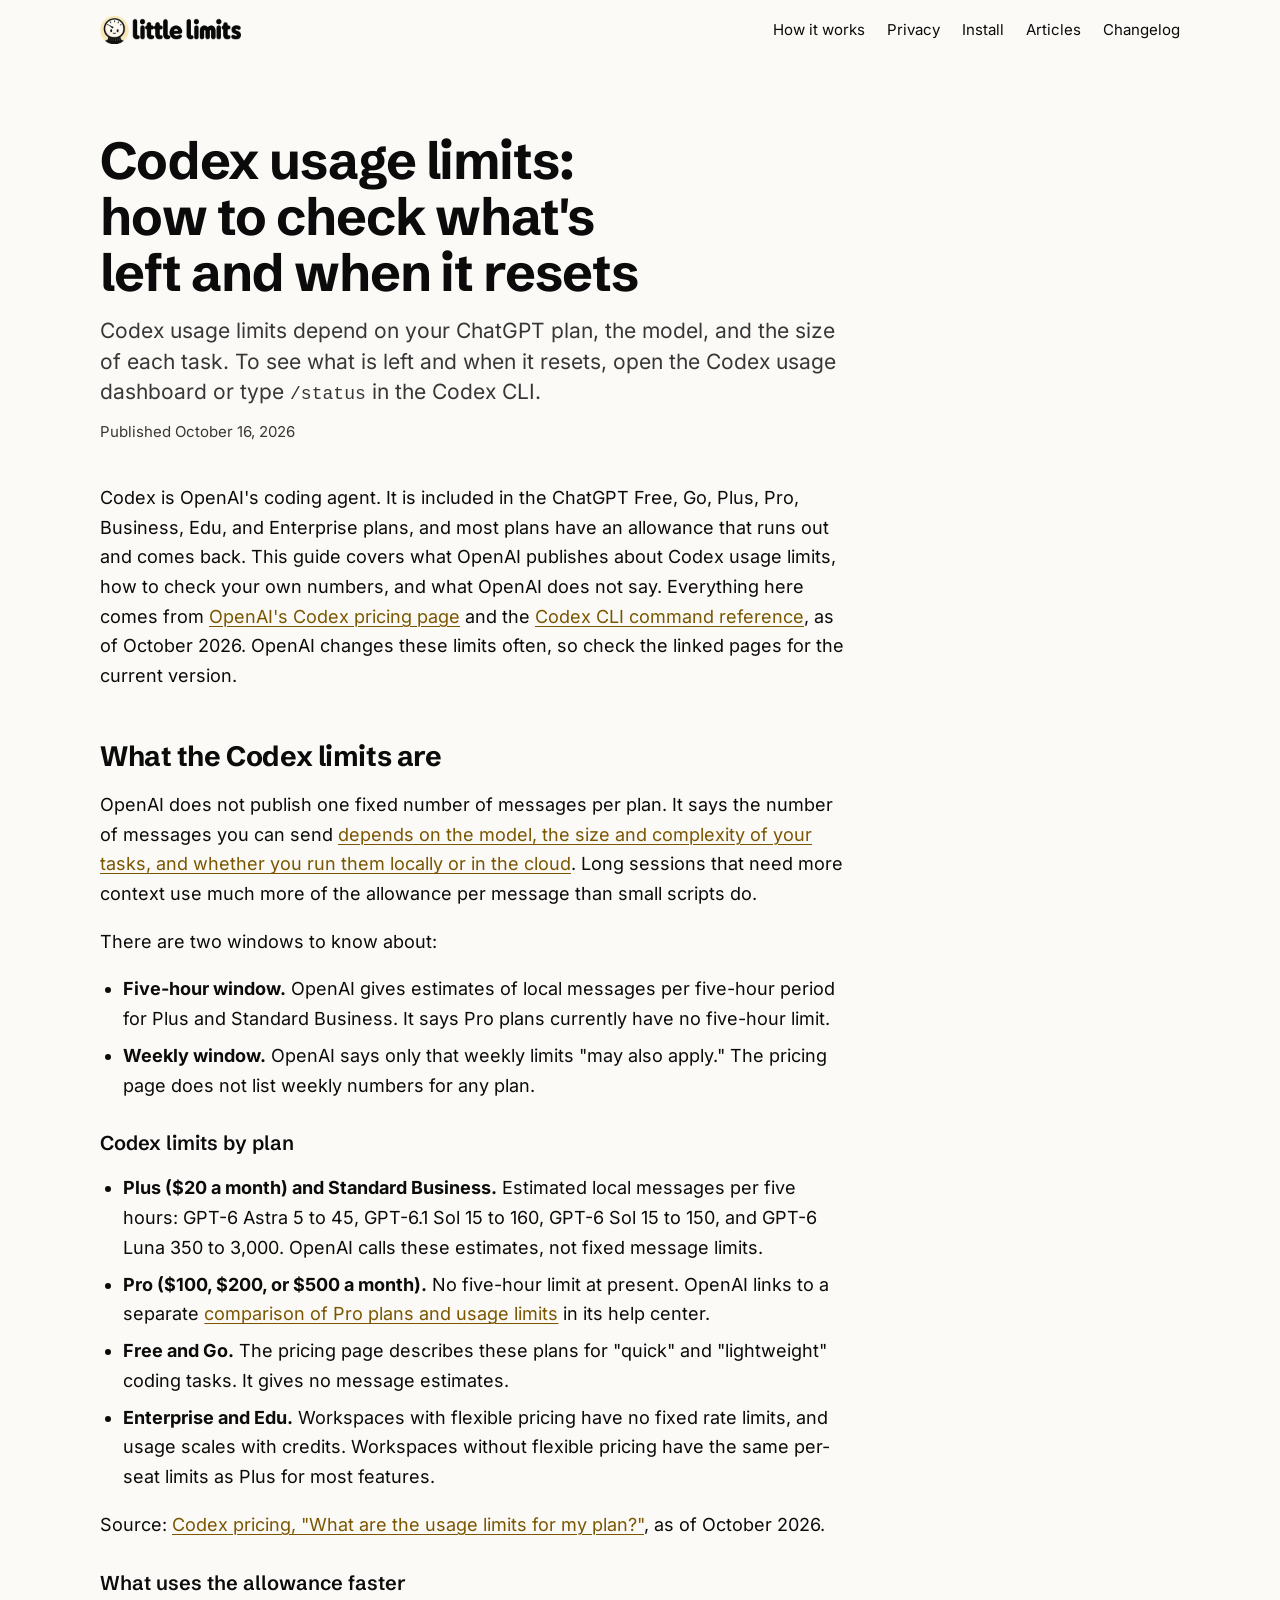
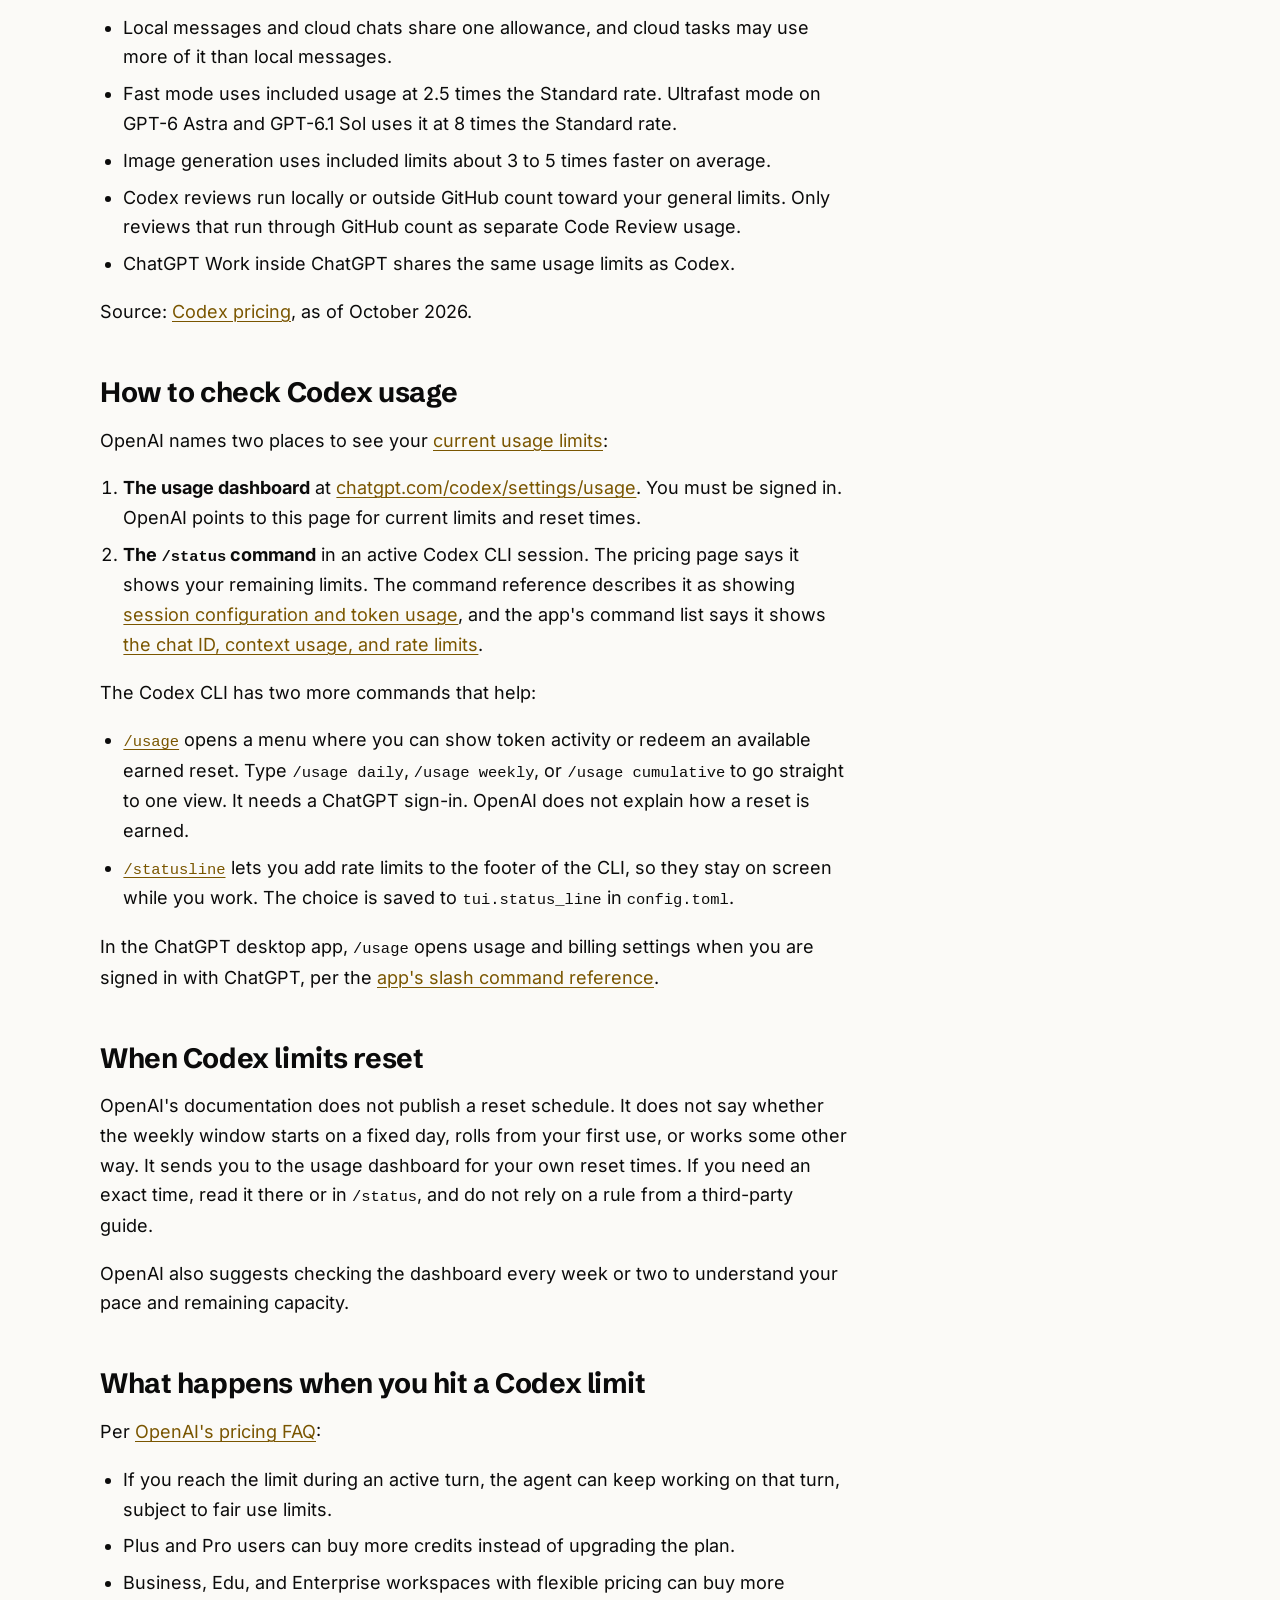
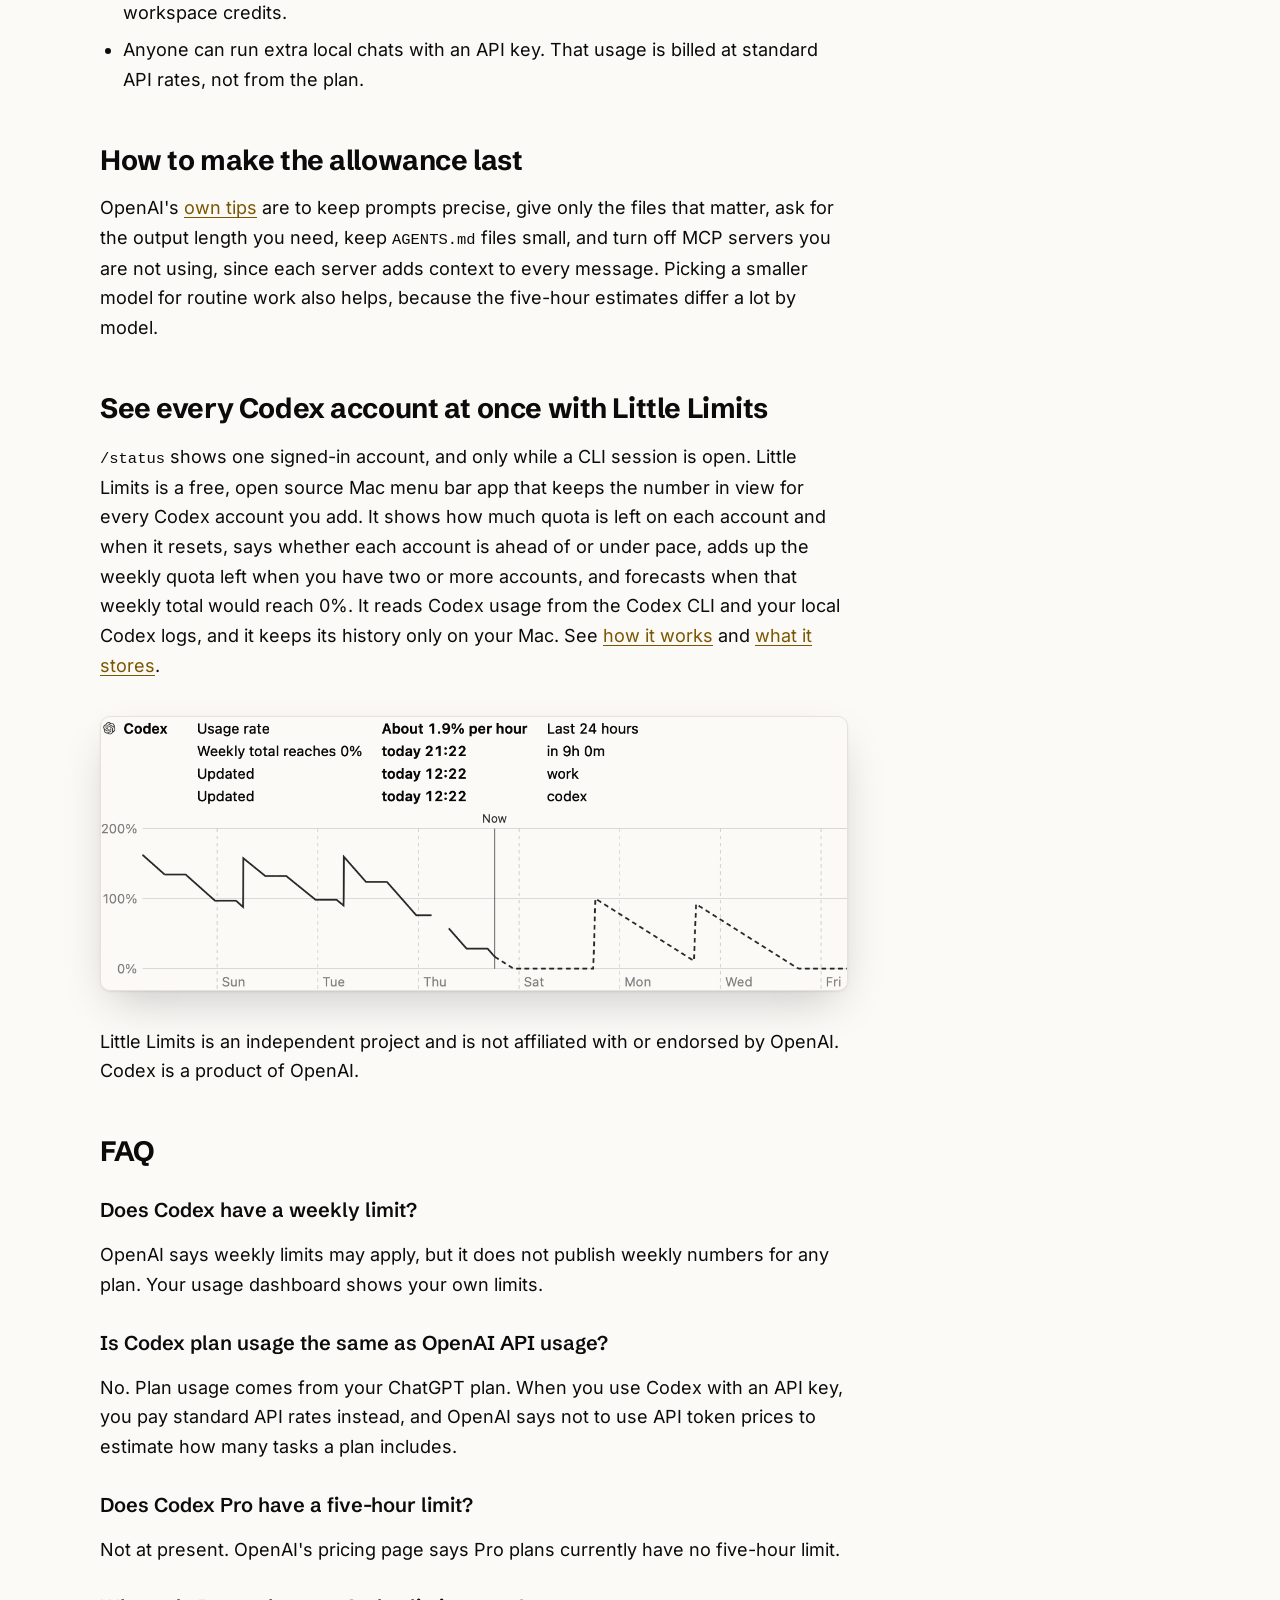
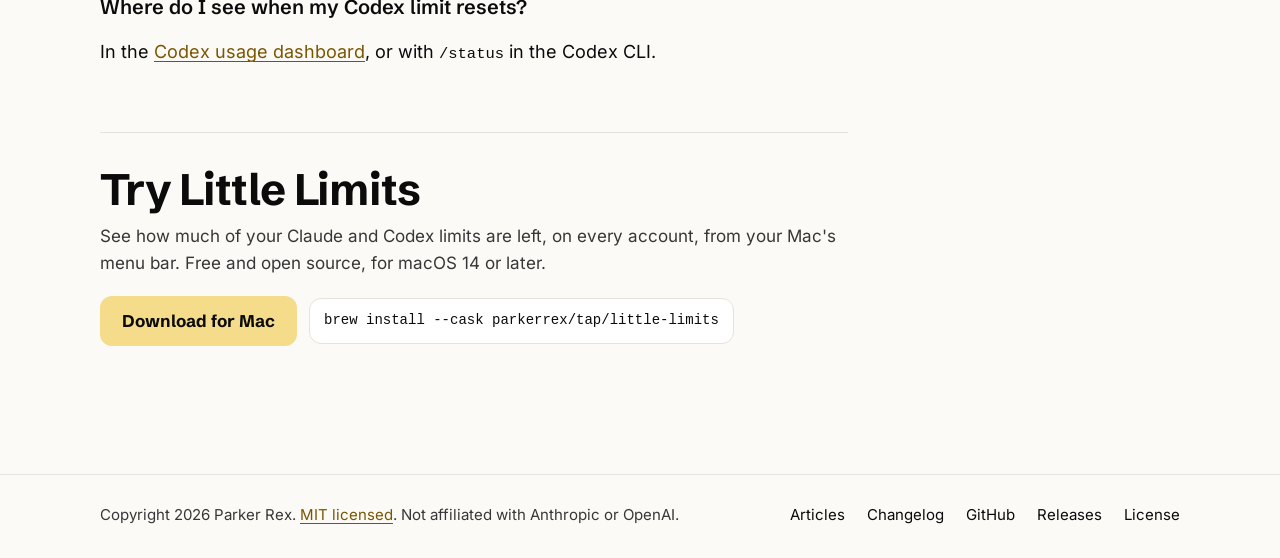
<file: website/articles/codex-usage-limits.html>
<!doctype html>
<html lang="en">
<head>
  <meta charset="utf-8">
  <meta name="viewport" content="width=device-width, initial-scale=1">
  <title>Codex usage limits and resets: how to check | Little Limits</title>
  <meta name="description" content="What OpenAI says about Codex usage limits by plan, the five-hour and weekly windows, and how to check what is left and when it resets.">
  <link rel="canonical" href="https://limitsleft.com/articles/codex-usage-limits">
  <meta name="color-scheme" content="light dark">
  <meta name="theme-color" content="#FBFAF7" media="(prefers-color-scheme: light)">
  <meta name="theme-color" content="#1E1E1E" media="(prefers-color-scheme: dark)">

  <meta property="og:type" content="article">
  <meta property="og:title" content="Codex usage limits: how to check what's left and when it resets">
  <meta property="og:description" content="What OpenAI says about Codex usage limits by plan, the five-hour and weekly windows, and how to check what is left and when it resets.">
  <meta property="og:url" content="https://limitsleft.com/articles/codex-usage-limits">
  <meta property="og:image" content="https://limitsleft.com/images/little-limits-social-preview-v2.jpg">
  <meta name="twitter:card" content="summary_large_image">
  <meta name="twitter:image" content="https://limitsleft.com/images/little-limits-social-preview-v2.jpg">

  <link rel="icon" type="image/png" sizes="32x32" href="../images/little-limits-favicon-32-v3.png">
  <link rel="icon" type="image/png" sizes="64x64" href="../images/little-limits-favicon-64-v3.png">
  <link rel="apple-touch-icon" href="../images/little-limits-touch-icon-v3.png">
  <link rel="stylesheet" href="../styles.css">

  <script type="application/ld+json">
  {
    "@context": "https://schema.org",
    "@type": "Article",
    "headline": "Codex usage limits: how to check what's left and when it resets",
    "description": "What OpenAI says about Codex usage limits by plan, the five-hour and weekly windows, and how to check what is left and when it resets.",
    "datePublished": "2026-10-16",
    "dateModified": "2026-10-16",
    "inLanguage": "en",
    "mainEntityOfPage": "https://limitsleft.com/articles/codex-usage-limits",
    "author": {
      "@type": "Person",
      "name": "Parker Rex",
      "url": "https://github.com/ParkerRex"
    },
    "about": [
      { "@type": "SoftwareApplication", "name": "Codex", "creator": { "@type": "Organization", "name": "OpenAI" } }
    ],
    "citation": [
      "https://developers.openai.com/codex/pricing",
      "https://developers.openai.com/codex/cli/slash-commands",
      "https://developers.openai.com/codex/reference/slash-commands"
    ]
  }
  </script>
</head>
<body>
  <a class="skip-link" href="#main">Skip to content</a>

  <header class="site-header">
    <div class="wrap header-row">
      <a class="brand" href="../" aria-label="Little Limits, home">
        <picture>
          <source srcset="../images/little-limits-lockup-dark-v2.png" media="(prefers-color-scheme: dark)">
          <img src="../images/little-limits-lockup-light-v2.png" width="141" height="28" alt="Little Limits">
        </picture>
      </a>
      <nav aria-label="Primary">
        <ul class="nav-list">
          <li><a href="../#how-it-works">How it works</a></li>
          <li><a href="../#privacy">Privacy</a></li>
          <li><a href="../#install">Install</a></li>
          <li><a href="./">Articles</a></li>
          <li><a href="../changelog/">Changelog</a></li>
        </ul>
      </nav>
    </div>
  </header>

  <main id="main">
    <article class="wrap article">
      <header class="article-header">
        <h1>Codex usage limits: how to check what's left and when it resets</h1>
        <p class="article-summary">Codex usage limits depend on your ChatGPT plan, the model, and the size of each task. To see what is left and when it resets, open the Codex usage dashboard or type <code>/status</code> in the Codex CLI.</p>
        <p class="article-date">Published <time datetime="2026-10-16">October 16, 2026</time></p>
      </header>

      <div class="prose">
        <p>Codex is OpenAI's coding agent. It is included in the ChatGPT Free, Go, Plus, Pro, Business, Edu, and Enterprise plans, and most plans have an allowance that runs out and comes back. This guide covers what OpenAI publishes about Codex usage limits, how to check your own numbers, and what OpenAI does not say. Everything here comes from <a href="https://developers.openai.com/codex/pricing">OpenAI's Codex pricing page</a> and the <a href="https://developers.openai.com/codex/cli/slash-commands">Codex CLI command reference</a>, as of October 2026. OpenAI changes these limits often, so check the linked pages for the current version.</p>

        <h2>What the Codex limits are</h2>
        <p>OpenAI does not publish one fixed number of messages per plan. It says the number of messages you can send <a href="https://developers.openai.com/codex/pricing#what-are-the-usage-limits-for-my-plan">depends on the model, the size and complexity of your tasks, and whether you run them locally or in the cloud</a>. Long sessions that need more context use much more of the allowance per message than small scripts do.</p>
        <p>There are two windows to know about:</p>
        <ul>
          <li><strong>Five-hour window.</strong> OpenAI gives estimates of local messages per five-hour period for Plus and Standard Business. It says Pro plans currently have no five-hour limit.</li>
          <li><strong>Weekly window.</strong> OpenAI says only that weekly limits "may also apply." The pricing page does not list weekly numbers for any plan.</li>
        </ul>

        <h3>Codex limits by plan</h3>
        <ul>
          <li><strong>Plus ($20 a month) and Standard Business.</strong> Estimated local messages per five hours: GPT-6 Astra 5 to 45, GPT-6.1 Sol 15 to 160, GPT-6 Sol 15 to 150, and GPT-6 Luna 350 to 3,000. OpenAI calls these estimates, not fixed message limits.</li>
          <li><strong>Pro ($100, $200, or $500 a month).</strong> No five-hour limit at present. OpenAI links to a separate <a href="https://help.openai.com/en/articles/9793128-about-chatgpt-pro-plans">comparison of Pro plans and usage limits</a> in its help center.</li>
          <li><strong>Free and Go.</strong> The pricing page describes these plans for "quick" and "lightweight" coding tasks. It gives no message estimates.</li>
          <li><strong>Enterprise and Edu.</strong> Workspaces with flexible pricing have no fixed rate limits, and usage scales with credits. Workspaces without flexible pricing have the same per-seat limits as Plus for most features.</li>
        </ul>
        <p>Source: <a href="https://developers.openai.com/codex/pricing#what-are-the-usage-limits-for-my-plan">Codex pricing, "What are the usage limits for my plan?"</a>, as of October 2026.</p>

        <h3>What uses the allowance faster</h3>
        <ul>
          <li>Local messages and cloud chats share one allowance, and cloud tasks may use more of it than local messages.</li>
          <li>Fast mode uses included usage at 2.5 times the Standard rate. Ultrafast mode on GPT-6 Astra and GPT-6.1 Sol uses it at 8 times the Standard rate.</li>
          <li>Image generation uses included limits about 3 to 5 times faster on average.</li>
          <li>Codex reviews run locally or outside GitHub count toward your general limits. Only reviews that run through GitHub count as separate Code Review usage.</li>
          <li>ChatGPT Work inside ChatGPT shares the same usage limits as Codex.</li>
        </ul>
        <p>Source: <a href="https://developers.openai.com/codex/pricing">Codex pricing</a>, as of October 2026.</p>

        <h2>How to check Codex usage</h2>
        <p>OpenAI names two places to see your <a href="https://developers.openai.com/codex/pricing#where-can-i-see-my-current-usage-limits">current usage limits</a>:</p>
        <ol>
          <li><strong>The usage dashboard</strong> at <a href="https://chatgpt.com/codex/settings/usage">chatgpt.com/codex/settings/usage</a>. You must be signed in. OpenAI points to this page for current limits and reset times.</li>
          <li><strong>The <code>/status</code> command</strong> in an active Codex CLI session. The pricing page says it shows your remaining limits. The command reference describes it as showing <a href="https://developers.openai.com/codex/cli/slash-commands#inspect-the-session-with-status">session configuration and token usage</a>, and the app's command list says it shows <a href="https://developers.openai.com/codex/reference/slash-commands">the chat ID, context usage, and rate limits</a>.</li>
        </ol>
        <p>The Codex CLI has two more commands that help:</p>
        <ul>
          <li><a href="https://developers.openai.com/codex/cli/slash-commands#view-account-usage-with-usage"><code>/usage</code></a> opens a menu where you can show token activity or redeem an available earned reset. Type <code>/usage daily</code>, <code>/usage weekly</code>, or <code>/usage cumulative</code> to go straight to one view. It needs a ChatGPT sign-in. OpenAI does not explain how a reset is earned.</li>
          <li><a href="https://developers.openai.com/codex/cli/slash-commands#configure-footer-items-with-statusline"><code>/statusline</code></a> lets you add rate limits to the footer of the CLI, so they stay on screen while you work. The choice is saved to <code>tui.status_line</code> in <code>config.toml</code>.</li>
        </ul>
        <p>In the ChatGPT desktop app, <code>/usage</code> opens usage and billing settings when you are signed in with ChatGPT, per the <a href="https://developers.openai.com/codex/reference/slash-commands">app's slash command reference</a>.</p>

        <h2>When Codex limits reset</h2>
        <p>OpenAI's documentation does not publish a reset schedule. It does not say whether the weekly window starts on a fixed day, rolls from your first use, or works some other way. It sends you to the usage dashboard for your own reset times. If you need an exact time, read it there or in <code>/status</code>, and do not rely on a rule from a third-party guide.</p>
        <p>OpenAI also suggests checking the dashboard every week or two to understand your pace and remaining capacity.</p>

        <h2>What happens when you hit a Codex limit</h2>
        <p>Per <a href="https://developers.openai.com/codex/pricing#what-happens-when-you-hit-usage-limits">OpenAI's pricing FAQ</a>:</p>
        <ul>
          <li>If you reach the limit during an active turn, the agent can keep working on that turn, subject to fair use limits.</li>
          <li>Plus and Pro users can buy more credits instead of upgrading the plan.</li>
          <li>Business, Edu, and Enterprise workspaces with flexible pricing can buy more workspace credits.</li>
          <li>Anyone can run extra local chats with an API key. That usage is billed at standard API rates, not from the plan.</li>
        </ul>

        <h2>How to make the allowance last</h2>
        <p>OpenAI's <a href="https://developers.openai.com/codex/pricing#what-can-i-do-to-make-my-usage-limits-last-longer">own tips</a> are to keep prompts precise, give only the files that matter, ask for the output length you need, keep <code>AGENTS.md</code> files small, and turn off MCP servers you are not using, since each server adds context to every message. Picking a smaller model for routine work also helps, because the five-hour estimates differ a lot by model.</p>

        <h2>See every Codex account at once with Little Limits</h2>
        <p><code>/status</code> shows one signed-in account, and only while a CLI session is open. Little Limits is a free, open source Mac menu bar app that keeps the number in view for every Codex account you add. It shows how much quota is left on each account and when it resets, says whether each account is ahead of or under pace, adds up the weekly quota left when you have two or more accounts, and forecasts when that weekly total would reach 0%. It reads Codex usage from the Codex CLI and your local Codex logs, and it keeps its history only on your Mac. See <a href="../#how-it-works">how it works</a> and <a href="../#privacy">what it stores</a>.</p>
        <figure>
          <img src="../images/forecast-1260.webp" srcset="../images/forecast-630.webp 630w, ../images/forecast-1260.webp 1260w" sizes="(min-width: 900px) 680px, calc(100vw - 32px)" width="1260" height="460" loading="lazy" decoding="async" alt="Little Limits forecast of Codex usage limits: weekly quota left over two weeks, a usage rate of about 1.9% per hour, and the time the weekly total would reach 0%">
        </figure>
        <p>Little Limits is an independent project and is not affiliated with or endorsed by OpenAI. Codex is a product of OpenAI.</p>

        <h2>FAQ</h2>
        <h3>Does Codex have a weekly limit?</h3>
        <p>OpenAI says weekly limits may apply, but it does not publish weekly numbers for any plan. Your usage dashboard shows your own limits.</p>
        <h3>Is Codex plan usage the same as OpenAI API usage?</h3>
        <p>No. Plan usage comes from your ChatGPT plan. When you use Codex with an API key, you pay standard API rates instead, and OpenAI says not to use API token prices to estimate how many tasks a plan includes.</p>
        <h3>Does Codex Pro have a five-hour limit?</h3>
        <p>Not at present. OpenAI's pricing page says Pro plans currently have no five-hour limit.</p>
        <h3>Where do I see when my Codex limit resets?</h3>
        <p>In the <a href="https://chatgpt.com/codex/settings/usage">Codex usage dashboard</a>, or with <code>/status</code> in the Codex CLI.</p>
      </div>

      <aside class="article-install" aria-labelledby="install-title">
        <h2 id="install-title">Try Little Limits</h2>
        <p>See how much of your Claude and Codex limits are left, on every account, from your Mac's menu bar. Free and open source, for macOS 14 or later.</p>
        <div class="actions">
          <a class="button" href="https://github.com/Little-AI-Company/little-limits/releases/latest">Download for Mac</a>
          <code class="command" aria-label="Homebrew install command">brew install --cask parkerrex/tap/little-limits</code>
        </div>
      </aside>
    </article>
  </main>

  <footer class="site-footer">
    <div class="wrap footer-row">
      <p>Copyright 2026 Parker Rex. <a href="https://github.com/Little-AI-Company/little-limits/blob/main/LICENSE">MIT licensed</a>. Not affiliated with Anthropic or OpenAI.</p>
      <ul class="footer-links">
        <li><a href="./">Articles</a></li>
        <li><a href="../changelog/">Changelog</a></li>
        <li><a href="https://github.com/Little-AI-Company/little-limits">GitHub</a></li>
        <li><a href="https://github.com/Little-AI-Company/little-limits/releases">Releases</a></li>
        <li><a href="https://github.com/Little-AI-Company/little-limits/blob/main/LICENSE">License</a></li>
      </ul>
    </div>
  </footer>
</body>
</html>
</file>
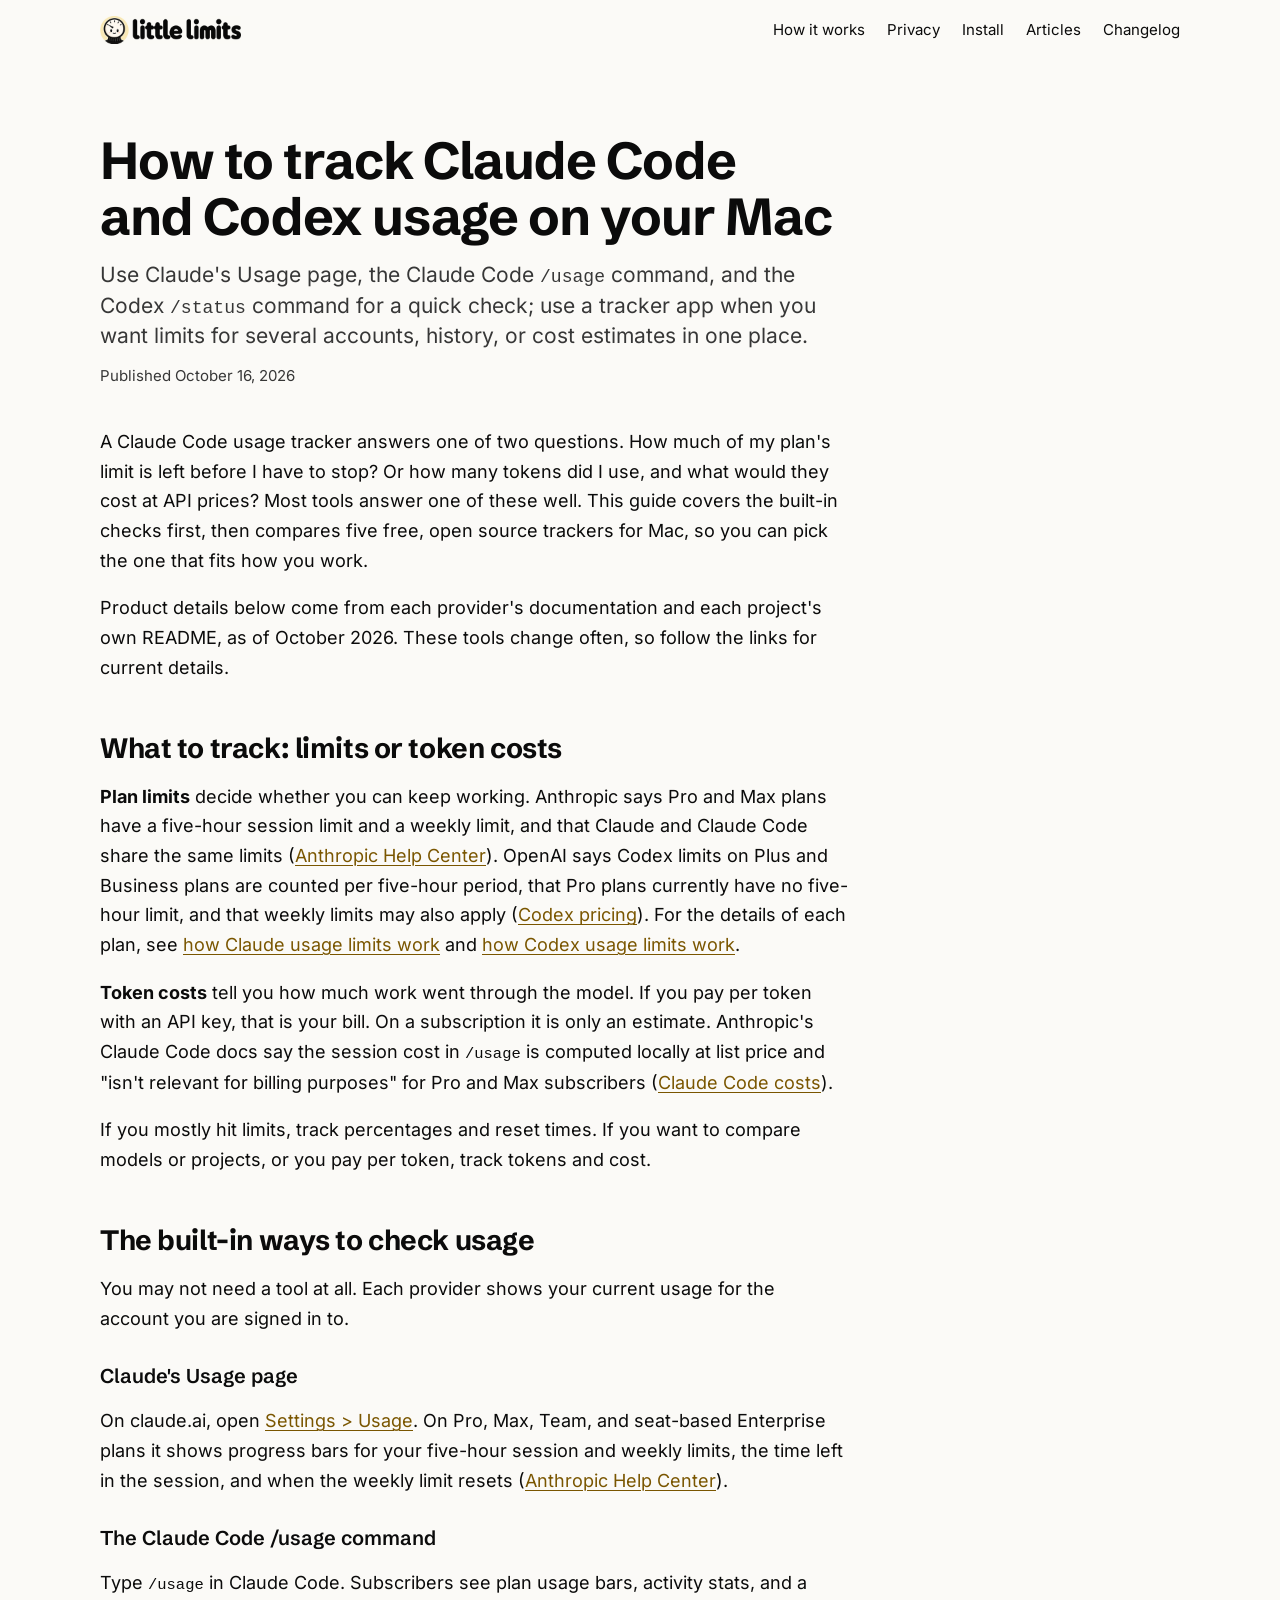
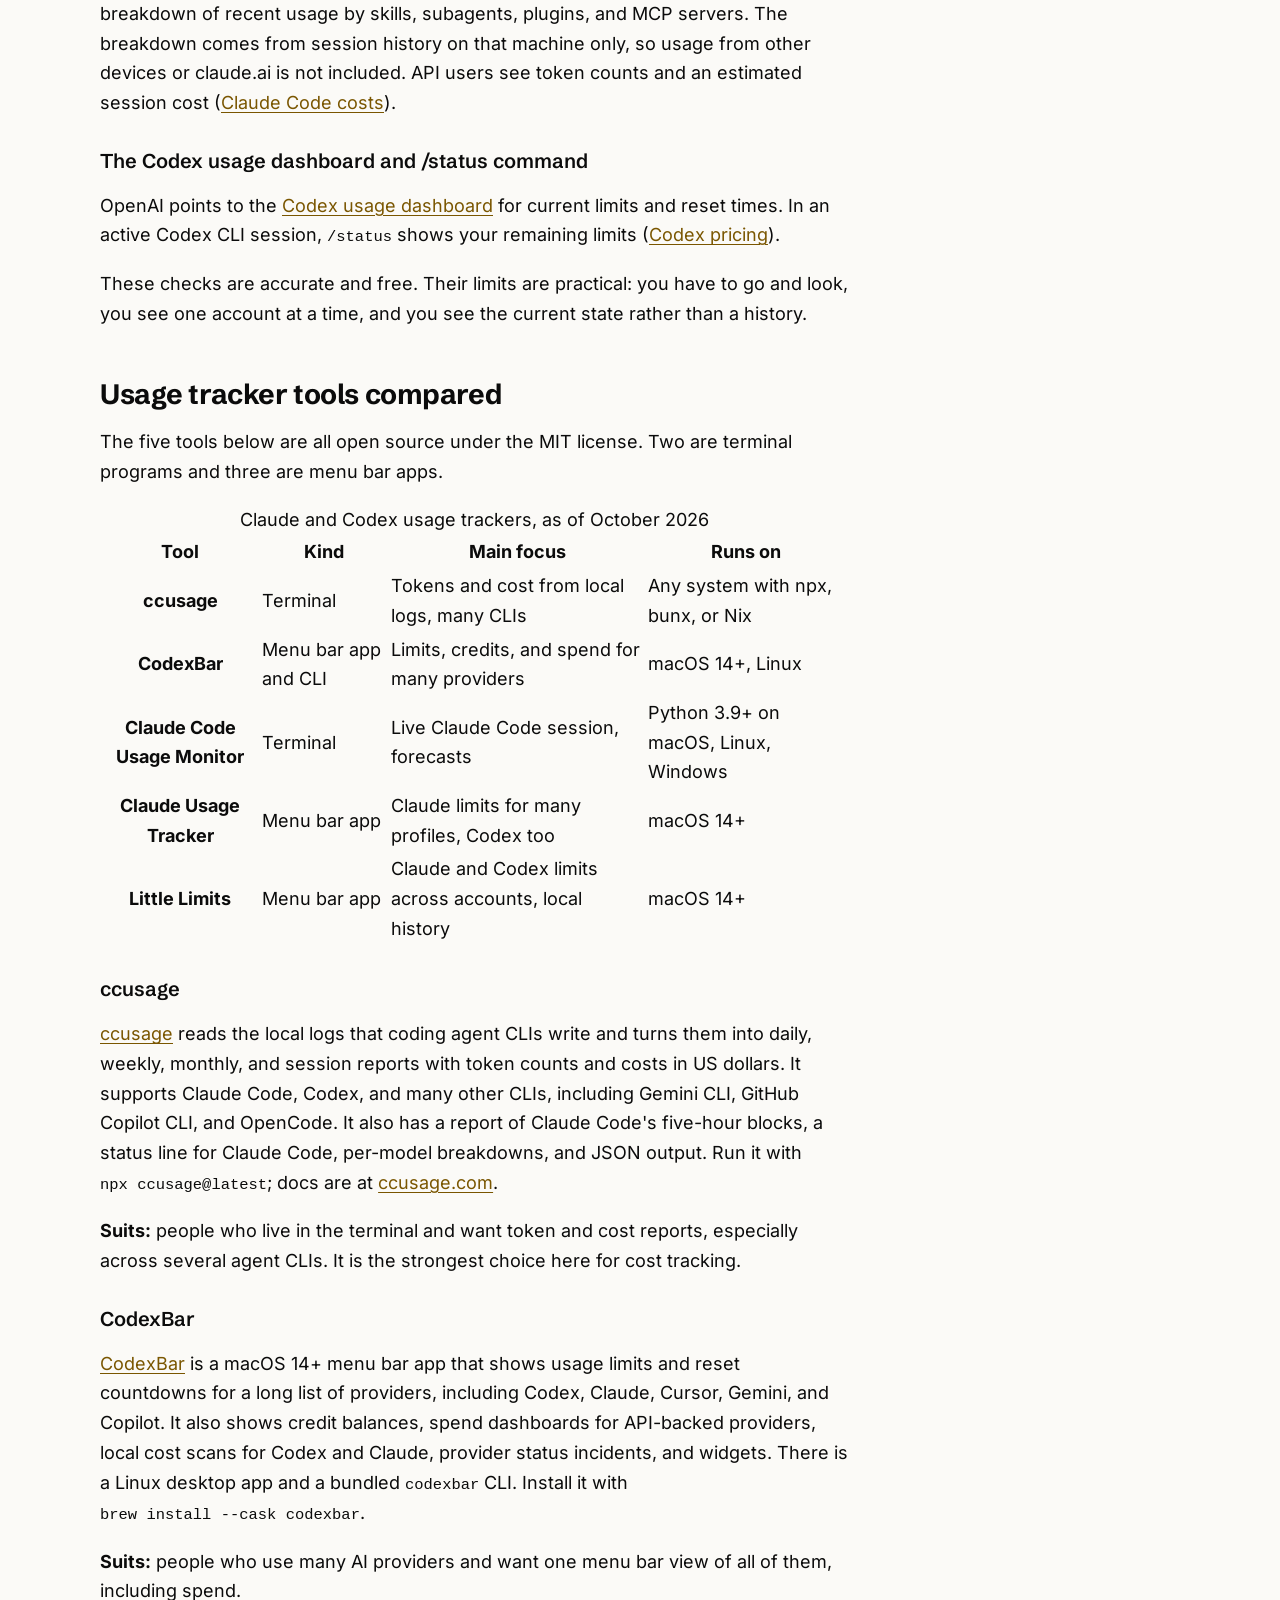
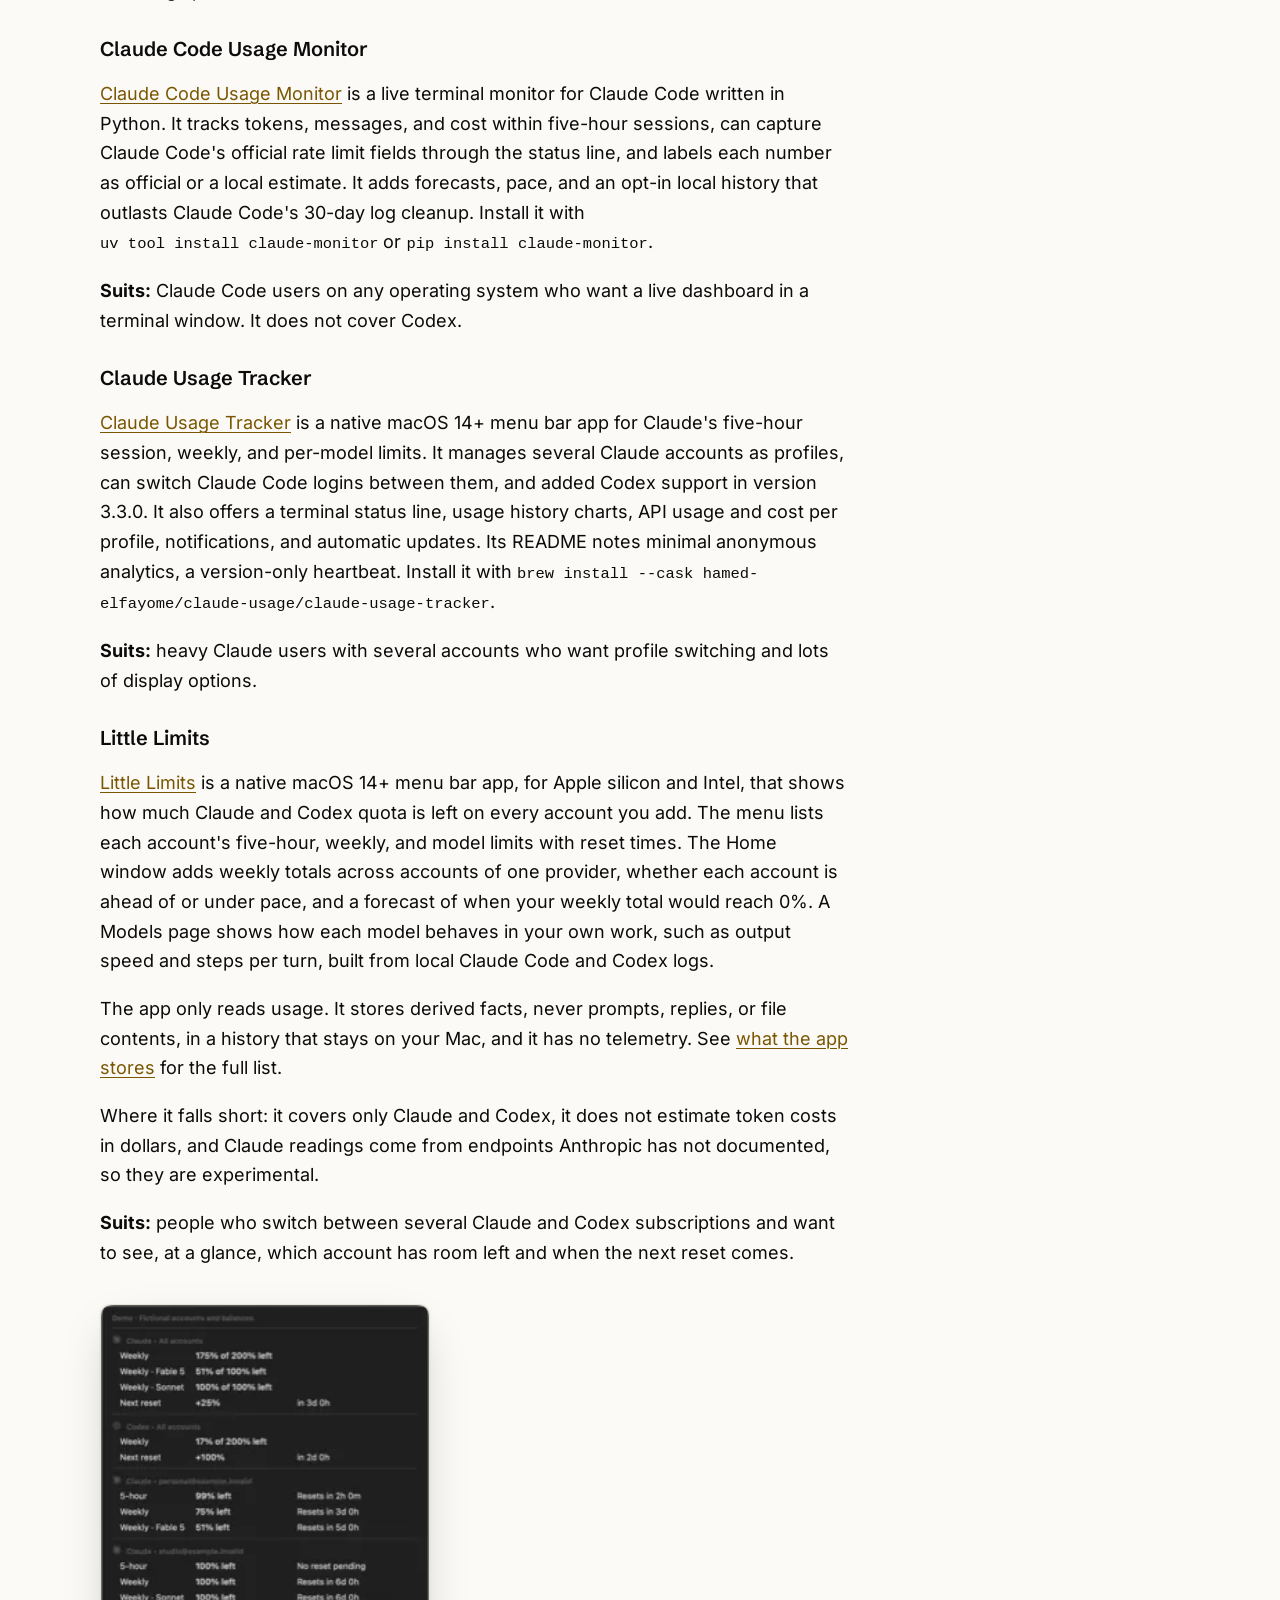
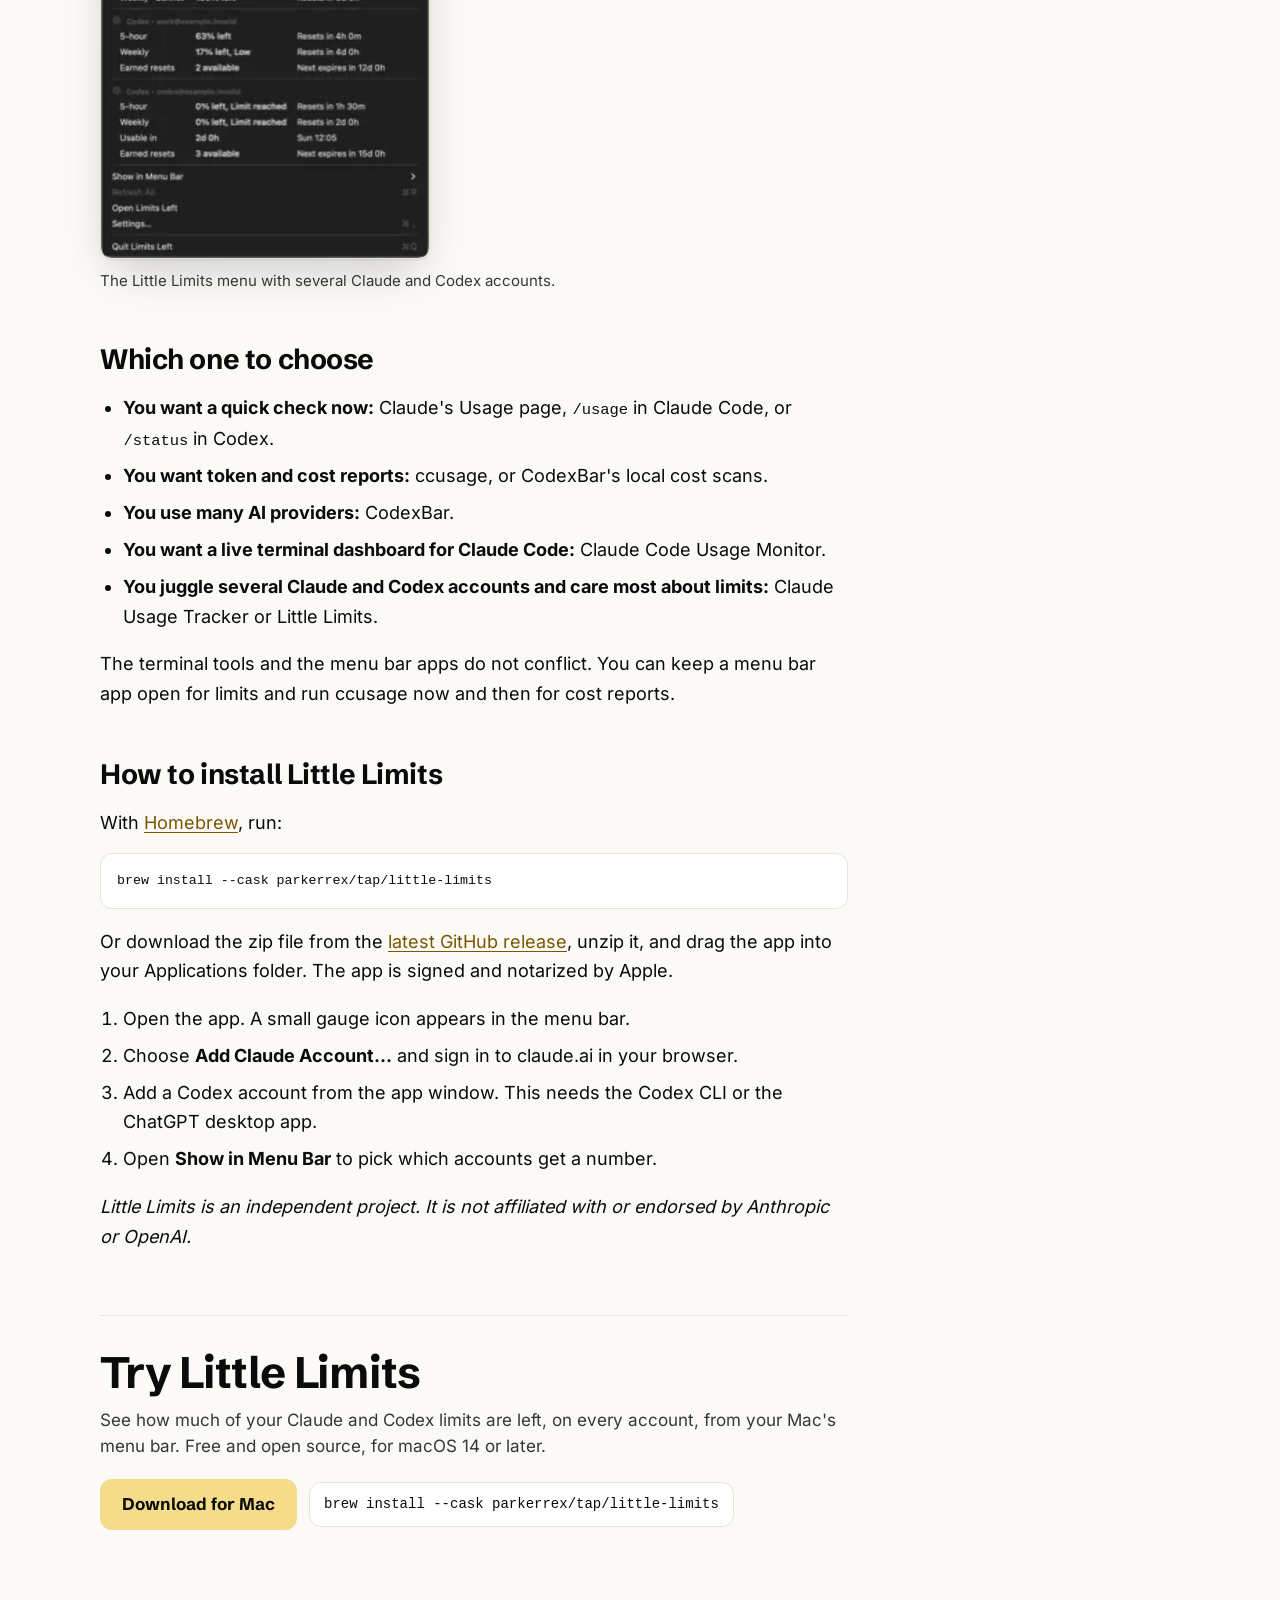
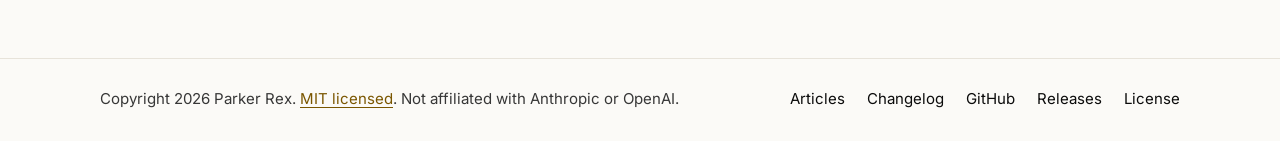
<file: website/articles/track-claude-code-and-codex-usage-on-mac.html>
<!doctype html>
<html lang="en">
<head>
  <meta charset="utf-8">
  <meta name="viewport" content="width=device-width, initial-scale=1">
  <title>Track Claude Code and Codex usage on a Mac | Little Limits</title>
  <meta name="description" content="Check Claude Code and Codex limits with the built-in tools, then compare ccusage, CodexBar, and three other usage trackers by platform and focus.">
  <link rel="canonical" href="https://limitsleft.com/articles/track-claude-code-and-codex-usage-on-mac">
  <meta name="color-scheme" content="light dark">
  <meta name="theme-color" content="#FBFAF7" media="(prefers-color-scheme: light)">
  <meta name="theme-color" content="#1E1E1E" media="(prefers-color-scheme: dark)">

  <meta property="og:type" content="article">
  <meta property="og:site_name" content="Little Limits">
  <meta property="og:url" content="https://limitsleft.com/articles/track-claude-code-and-codex-usage-on-mac">
  <meta property="og:title" content="How to track Claude Code and Codex usage on your Mac">
  <meta property="og:description" content="Check Claude Code and Codex limits with the built-in tools, then compare ccusage, CodexBar, and three other usage trackers by platform and focus.">
  <meta property="og:image" content="https://limitsleft.com/images/little-limits-social-preview-v2.jpg">
  <meta property="og:image:width" content="1280">
  <meta property="og:image:height" content="640">
  <meta property="og:image:alt" content="Little Limits wordmark beside its mascot, a little character with a gauge for a head, and the line “Claude and Codex limits, in your Mac’s menu bar”">
  <meta name="twitter:card" content="summary_large_image">
  <meta name="twitter:title" content="How to track Claude Code and Codex usage on your Mac">
  <meta name="twitter:description" content="Check Claude Code and Codex limits with the built-in tools, then compare ccusage, CodexBar, and three other usage trackers by platform and focus.">
  <meta name="twitter:image" content="https://limitsleft.com/images/little-limits-social-preview-v2.jpg">
  <meta name="twitter:image:alt" content="Little Limits wordmark beside its mascot, a little character with a gauge for a head, and the line “Claude and Codex limits, in your Mac’s menu bar”">
  <meta property="article:published_time" content="2026-10-16">
  <meta property="article:author" content="https://github.com/ParkerRex">

  <link rel="icon" type="image/png" sizes="32x32" href="../images/little-limits-favicon-32-v3.png">
  <link rel="icon" type="image/png" sizes="64x64" href="../images/little-limits-favicon-64-v3.png">
  <link rel="apple-touch-icon" href="../images/little-limits-touch-icon-v3.png">
  <link rel="stylesheet" href="../styles.css">

  <script type="application/ld+json">
{
  "@context": "https://schema.org",
  "@type": "Article",
  "headline": "How to track Claude Code and Codex usage on your Mac",
  "description": "Check Claude Code and Codex limits with the built-in tools, then compare ccusage, CodexBar, and three other usage trackers by platform and focus.",
  "datePublished": "2026-10-16",
  "dateModified": "2026-10-16",
  "mainEntityOfPage": "https://limitsleft.com/articles/track-claude-code-and-codex-usage-on-mac",
  "image": "https://limitsleft.com/images/little-limits-social-preview-v2.jpg",
  "mentions": [
    { "@type": "SoftwareApplication", "name": "ccusage", "url": "https://github.com/ccusage/ccusage" },
    { "@type": "SoftwareApplication", "name": "CodexBar", "url": "https://github.com/steipete/CodexBar" },
    { "@type": "SoftwareApplication", "name": "Claude Code Usage Monitor", "url": "https://github.com/Maciek-roboblog/Claude-Code-Usage-Monitor" },
    { "@type": "SoftwareApplication", "name": "Claude Usage Tracker", "url": "https://github.com/hamed-elfayome/Claude-Usage-Tracker" },
    { "@type": "SoftwareApplication", "name": "Little Limits", "url": "https://limitsleft.com/", "operatingSystem": "macOS 14 or later", "applicationCategory": "UtilitiesApplication" }
  ],
  "author": {
    "@type": "Person",
    "name": "Parker Rex",
    "url": "https://github.com/ParkerRex"
  },
  "publisher": {
    "@type": "Organization",
    "name": "Little Limits",
    "url": "https://limitsleft.com/"
  }
}
  </script>
  <script type="application/ld+json">
{
  "@context": "https://schema.org",
  "@type": "BreadcrumbList",
  "itemListElement": [
    {
      "@type": "ListItem",
      "position": 1,
      "name": "Little Limits",
      "item": "https://limitsleft.com/"
    },
    {
      "@type": "ListItem",
      "position": 2,
      "name": "Articles",
      "item": "https://limitsleft.com/articles/"
    },
    {
      "@type": "ListItem",
      "position": 3,
      "name": "How to track Claude Code and Codex usage on your Mac",
      "item": "https://limitsleft.com/articles/track-claude-code-and-codex-usage-on-mac"
    }
  ]
}
  </script>
</head>
<body>
  <a class="skip-link" href="#main">Skip to content</a>

  <header class="site-header">
    <div class="wrap header-row">
      <a class="brand" href="../" aria-label="Little Limits, home">
        <picture>
          <source srcset="../images/little-limits-lockup-dark-v2.png" media="(prefers-color-scheme: dark)">
          <img src="../images/little-limits-lockup-light-v2.png" width="141" height="28" alt="Little Limits">
        </picture>
      </a>
      <nav aria-label="Primary">
        <ul class="nav-list">
          <li><a href="../#how-it-works">How it works</a></li>
          <li><a href="../#privacy">Privacy</a></li>
          <li><a href="../#install">Install</a></li>
          <li><a href="./">Articles</a></li>
          <li><a href="../changelog/">Changelog</a></li>
        </ul>
      </nav>
    </div>
  </header>

  <main id="main">
    <article class="wrap article">
      <header class="article-header">
        <h1>How to track Claude Code and Codex usage on your Mac</h1>
        <p class="article-summary">Use Claude's Usage page, the Claude Code <code>/usage</code> command, and the Codex <code>/status</code> command for a quick check; use a tracker app when you want limits for several accounts, history, or cost estimates in one place.</p>
        <p class="article-date">Published <time datetime="2026-10-16">October 16, 2026</time></p>
      </header>

      <div class="prose">
        <p>A Claude Code usage tracker answers one of two questions. How much of my plan's limit is left before I have to stop? Or how many tokens did I use, and what would they cost at API prices? Most tools answer one of these well. This guide covers the built-in checks first, then compares five free, open source trackers for Mac, so you can pick the one that fits how you work.</p>

        <p>Product details below come from each provider's documentation and each project's own README, as of October 2026. These tools change often, so follow the links for current details.</p>

        <h2>What to track: limits or token costs</h2>
        <p><strong>Plan limits</strong> decide whether you can keep working. Anthropic says Pro and Max plans have a five-hour session limit and a weekly limit, and that Claude and Claude Code share the same limits (<a href="https://support.claude.com/en/articles/11145838-use-claude-code-with-your-pro-or-max-plan">Anthropic Help Center</a>). OpenAI says Codex limits on Plus and Business plans are counted per five-hour period, that Pro plans currently have no five-hour limit, and that weekly limits may also apply (<a href="https://learn.chatgpt.com/docs/pricing">Codex pricing</a>). For the details of each plan, see <a href="/articles/claude-usage-limits-explained">how Claude usage limits work</a> and <a href="/articles/codex-usage-limits">how Codex usage limits work</a>.</p>
        <p><strong>Token costs</strong> tell you how much work went through the model. If you pay per token with an API key, that is your bill. On a subscription it is only an estimate. Anthropic's Claude Code docs say the session cost in <code>/usage</code> is computed locally at list price and "isn't relevant for billing purposes" for Pro and Max subscribers (<a href="https://code.claude.com/docs/en/costs">Claude Code costs</a>).</p>
        <p>If you mostly hit limits, track percentages and reset times. If you want to compare models or projects, or you pay per token, track tokens and cost.</p>

        <h2>The built-in ways to check usage</h2>
        <p>You may not need a tool at all. Each provider shows your current usage for the account you are signed in to.</p>

        <h3>Claude's Usage page</h3>
        <p>On claude.ai, open <a href="https://claude.ai/settings/usage">Settings &gt; Usage</a>. On Pro, Max, Team, and seat-based Enterprise plans it shows progress bars for your five-hour session and weekly limits, the time left in the session, and when the weekly limit resets (<a href="https://support.claude.com/en/articles/9797557-usage-limit-best-practices">Anthropic Help Center</a>).</p>

        <h3>The Claude Code /usage command</h3>
        <p>Type <code>/usage</code> in Claude Code. Subscribers see plan usage bars, activity stats, and a breakdown of recent usage by skills, subagents, plugins, and MCP servers. The breakdown comes from session history on that machine only, so usage from other devices or claude.ai is not included. API users see token counts and an estimated session cost (<a href="https://code.claude.com/docs/en/costs">Claude Code costs</a>).</p>

        <h3>The Codex usage dashboard and /status command</h3>
        <p>OpenAI points to the <a href="https://chatgpt.com/codex/settings/usage">Codex usage dashboard</a> for current limits and reset times. In an active Codex CLI session, <code>/status</code> shows your remaining limits (<a href="https://learn.chatgpt.com/docs/pricing">Codex pricing</a>).</p>

        <p>These checks are accurate and free. Their limits are practical: you have to go and look, you see one account at a time, and you see the current state rather than a history.</p>

        <h2>Usage tracker tools compared</h2>
        <p>The five tools below are all open source under the MIT license. Two are terminal programs and three are menu bar apps.</p>

        <table>
          <caption>Claude and Codex usage trackers, as of October 2026</caption>
          <thead>
            <tr>
              <th scope="col">Tool</th>
              <th scope="col">Kind</th>
              <th scope="col">Main focus</th>
              <th scope="col">Runs on</th>
            </tr>
          </thead>
          <tbody>
            <tr>
              <th scope="row">ccusage</th>
              <td>Terminal</td>
              <td>Tokens and cost from local logs, many CLIs</td>
              <td>Any system with npx, bunx, or Nix</td>
            </tr>
            <tr>
              <th scope="row">CodexBar</th>
              <td>Menu bar app and CLI</td>
              <td>Limits, credits, and spend for many providers</td>
              <td>macOS 14+, Linux</td>
            </tr>
            <tr>
              <th scope="row">Claude Code Usage Monitor</th>
              <td>Terminal</td>
              <td>Live Claude Code session, forecasts</td>
              <td>Python 3.9+ on macOS, Linux, Windows</td>
            </tr>
            <tr>
              <th scope="row">Claude Usage Tracker</th>
              <td>Menu bar app</td>
              <td>Claude limits for many profiles, Codex too</td>
              <td>macOS 14+</td>
            </tr>
            <tr>
              <th scope="row">Little Limits</th>
              <td>Menu bar app</td>
              <td>Claude and Codex limits across accounts, local history</td>
              <td>macOS 14+</td>
            </tr>
          </tbody>
        </table>

        <h3>ccusage</h3>
        <p><a href="https://github.com/ccusage/ccusage">ccusage</a> reads the local logs that coding agent CLIs write and turns them into daily, weekly, monthly, and session reports with token counts and costs in US dollars. It supports Claude Code, Codex, and many other CLIs, including Gemini CLI, GitHub Copilot CLI, and OpenCode. It also has a report of Claude Code's five-hour blocks, a status line for Claude Code, per-model breakdowns, and JSON output. Run it with <code>npx ccusage@latest</code>; docs are at <a href="https://ccusage.com/">ccusage.com</a>.</p>
        <p><strong>Suits:</strong> people who live in the terminal and want token and cost reports, especially across several agent CLIs. It is the strongest choice here for cost tracking.</p>

        <h3>CodexBar</h3>
        <p><a href="https://github.com/steipete/CodexBar">CodexBar</a> is a macOS 14+ menu bar app that shows usage limits and reset countdowns for a long list of providers, including Codex, Claude, Cursor, Gemini, and Copilot. It also shows credit balances, spend dashboards for API-backed providers, local cost scans for Codex and Claude, provider status incidents, and widgets. There is a Linux desktop app and a bundled <code>codexbar</code> CLI. Install it with <code>brew install --cask codexbar</code>.</p>
        <p><strong>Suits:</strong> people who use many AI providers and want one menu bar view of all of them, including spend.</p>

        <h3>Claude Code Usage Monitor</h3>
        <p><a href="https://github.com/Maciek-roboblog/Claude-Code-Usage-Monitor">Claude Code Usage Monitor</a> is a live terminal monitor for Claude Code written in Python. It tracks tokens, messages, and cost within five-hour sessions, can capture Claude Code's official rate limit fields through the status line, and labels each number as official or a local estimate. It adds forecasts, pace, and an opt-in local history that outlasts Claude Code's 30-day log cleanup. Install it with <code>uv tool install claude-monitor</code> or <code>pip install claude-monitor</code>.</p>
        <p><strong>Suits:</strong> Claude Code users on any operating system who want a live dashboard in a terminal window. It does not cover Codex.</p>

        <h3>Claude Usage Tracker</h3>
        <p><a href="https://github.com/hamed-elfayome/Claude-Usage-Tracker">Claude Usage Tracker</a> is a native macOS 14+ menu bar app for Claude's five-hour session, weekly, and per-model limits. It manages several Claude accounts as profiles, can switch Claude Code logins between them, and added Codex support in version 3.3.0. It also offers a terminal status line, usage history charts, API usage and cost per profile, notifications, and automatic updates. Its README notes minimal anonymous analytics, a version-only heartbeat. Install it with <code class="path">brew install --cask hamed-elfayome/claude-usage/claude-usage-tracker</code>.</p>
        <p><strong>Suits:</strong> heavy Claude users with several accounts who want profile switching and lots of display options.</p>

        <h3>Little Limits</h3>
        <p><a href="https://github.com/Little-AI-Company/little-limits">Little Limits</a> is a native macOS 14+ menu bar app, for Apple silicon and Intel, that shows how much Claude and Codex quota is left on every account you add. The menu lists each account's five-hour, weekly, and model limits with reset times. The Home window adds weekly totals across accounts of one provider, whether each account is ahead of or under pace, and a forecast of when your weekly total would reach 0%. A Models page shows how each model behaves in your own work, such as output speed and steps per turn, built from local Claude Code and Codex logs.</p>
        <p>The app only reads usage. It stores derived facts, never prompts, replies, or file contents, in a history that stays on your Mac, and it has no telemetry. See <a href="../#privacy">what the app stores</a> for the full list.</p>
        <p>Where it falls short: it covers only Claude and Codex, it does not estimate token costs in dollars, and Claude readings come from endpoints Anthropic has not documented, so they are experimental.</p>
        <p><strong>Suits:</strong> people who switch between several Claude and Codex subscriptions and want to see, at a glance, which account has room left and when the next reset comes.</p>

        <figure>
          <img src="../images/status-menu-661.webp" srcset="../images/status-menu-330.webp 330w, ../images/status-menu-661.webp 661w" sizes="330px" width="330" height="400" alt="Claude Code and Codex usage tracker menu on a Mac, listing each account's remaining quota and reset times">
          <figcaption>The Little Limits menu with several Claude and Codex accounts.</figcaption>
        </figure>

        <h2>Which one to choose</h2>
        <ul>
          <li><strong>You want a quick check now:</strong> Claude's Usage page, <code>/usage</code> in Claude Code, or <code>/status</code> in Codex.</li>
          <li><strong>You want token and cost reports:</strong> ccusage, or CodexBar's local cost scans.</li>
          <li><strong>You use many AI providers:</strong> CodexBar.</li>
          <li><strong>You want a live terminal dashboard for Claude Code:</strong> Claude Code Usage Monitor.</li>
          <li><strong>You juggle several Claude and Codex accounts and care most about limits:</strong> Claude Usage Tracker or Little Limits.</li>
        </ul>
        <p>The terminal tools and the menu bar apps do not conflict. You can keep a menu bar app open for limits and run ccusage now and then for cost reports.</p>

        <h2>How to install Little Limits</h2>
        <p>With <a href="https://brew.sh/">Homebrew</a>, run:</p>
        <pre class="code-block"><code>brew install --cask parkerrex/tap/little-limits</code></pre>
        <p>Or download the zip file from the <a href="https://github.com/Little-AI-Company/little-limits/releases/latest">latest GitHub release</a>, unzip it, and drag the app into your Applications folder. The app is signed and notarized by Apple.</p>
        <ol>
          <li>Open the app. A small gauge icon appears in the menu bar.</li>
          <li>Choose <strong>Add Claude Account…</strong> and sign in to claude.ai in your browser.</li>
          <li>Add a Codex account from the app window. This needs the Codex CLI or the ChatGPT desktop app.</li>
          <li>Open <strong>Show in Menu Bar</strong> to pick which accounts get a number.</li>
        </ol>

        <p><em>Little Limits is an independent project. It is not affiliated with or endorsed by Anthropic or OpenAI.</em></p>
      </div>

      <aside class="article-install" aria-labelledby="install-title">
        <h2 id="install-title">Try Little Limits</h2>
        <p>See how much of your Claude and Codex limits are left, on every account, from your Mac's menu bar. Free and open source, for macOS 14 or later.</p>
        <div class="actions">
          <a class="button" href="https://github.com/Little-AI-Company/little-limits/releases/latest">Download for Mac</a>
          <code class="command" aria-label="Homebrew install command">brew install --cask parkerrex/tap/little-limits</code>
        </div>
      </aside>
    </article>
  </main>

  <footer class="site-footer">
    <div class="wrap footer-row">
      <p>Copyright 2026 Parker Rex. <a href="https://github.com/Little-AI-Company/little-limits/blob/main/LICENSE">MIT licensed</a>. Not affiliated with Anthropic or OpenAI.</p>
      <ul class="footer-links">
        <li><a href="./">Articles</a></li>
        <li><a href="../changelog/">Changelog</a></li>
        <li><a href="https://github.com/Little-AI-Company/little-limits">GitHub</a></li>
        <li><a href="https://github.com/Little-AI-Company/little-limits/releases">Releases</a></li>
        <li><a href="https://github.com/Little-AI-Company/little-limits/blob/main/LICENSE">License</a></li>
      </ul>
    </div>
  </footer>
</body>
</html>
</file>
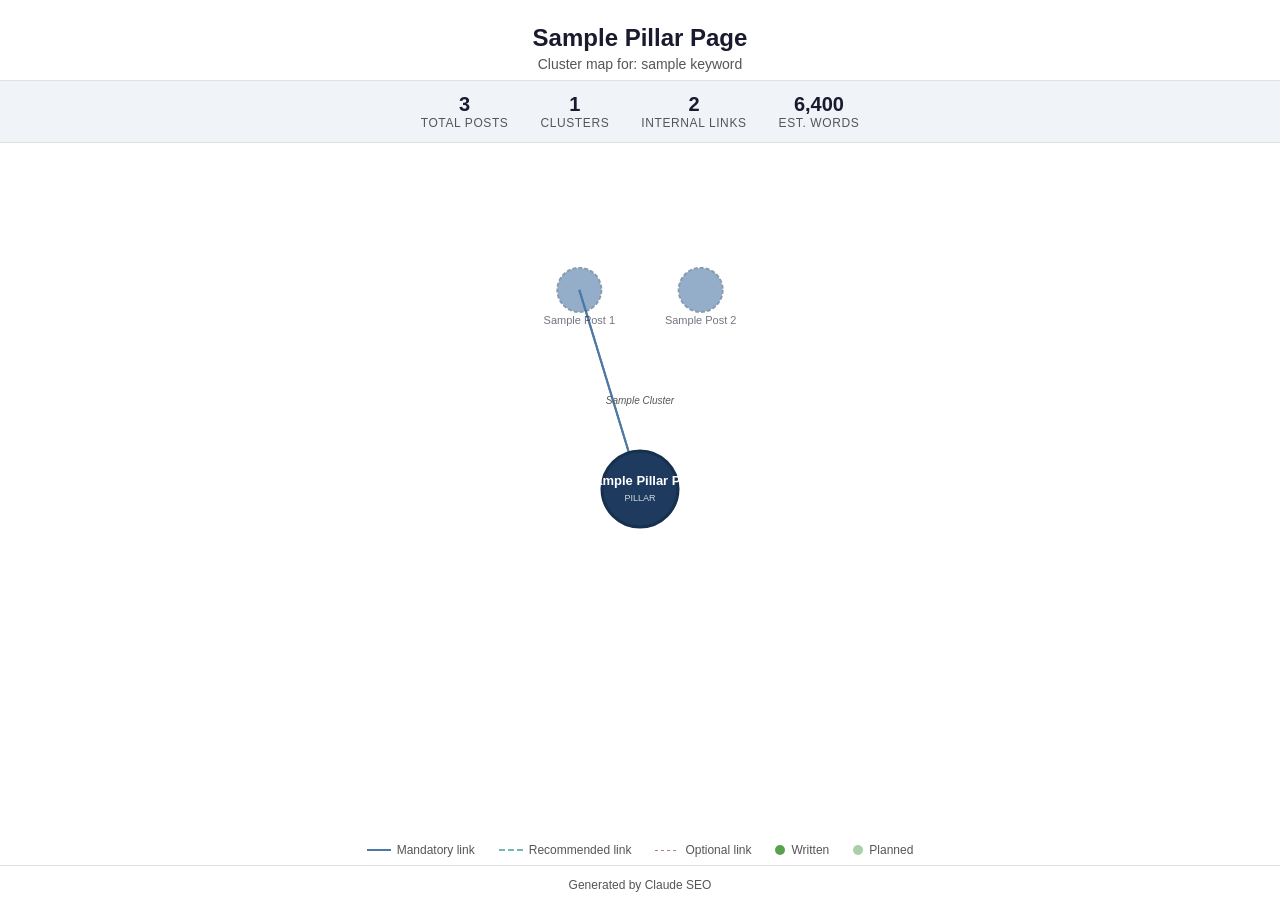
<file: .agents/skills/seo-cluster/templates/cluster-map.html>
<!DOCTYPE html>
<html lang="en">
<head>
  <meta charset="UTF-8">
  <meta name="viewport" content="width=device-width, initial-scale=1.0">
  <title>Content Cluster Map</title>
  <style>
    :root {
      --bg: #ffffff;
      --bg-secondary: #f8f9fa;
      --text: #1a1a2e;
      --text-secondary: #555555;
      --border: #e0e0e0;
      --pillar-fill: #1e3a5f;
      --pillar-stroke: #16304d;
      --link-mandatory: #4E79A7;
      --link-recommended: #76B7B2;
      --link-optional: #B07AA1;
      --tooltip-bg: #1a1a2e;
      --tooltip-text: #ffffff;
      --stats-bg: #f0f4f8;
      --written-opacity: 1.0;
      --planned-opacity: 0.6;
    }

    @media (prefers-color-scheme: dark) {
      :root {
        --bg: #1a1a2e;
        --bg-secondary: #16213e;
        --text: #e0e0e0;
        --text-secondary: #aaaaaa;
        --border: #333355;
        --pillar-fill: #2d5a8f;
        --pillar-stroke: #4E79A7;
        --tooltip-bg: #0f0f23;
        --tooltip-text: #e0e0e0;
        --stats-bg: #16213e;
      }
    }

    * {
      margin: 0;
      padding: 0;
      box-sizing: border-box;
    }

    body {
      font-family: -apple-system, BlinkMacSystemFont, "Segoe UI", Roboto, Helvetica, Arial, sans-serif;
      background: var(--bg);
      color: var(--text);
      min-height: 100vh;
      display: flex;
      flex-direction: column;
    }

    header {
      text-align: center;
      padding: 24px 16px 8px;
    }

    header h1 {
      font-size: 1.5rem;
      font-weight: 700;
      color: var(--text);
      margin-bottom: 4px;
    }

    header p {
      font-size: 0.875rem;
      color: var(--text-secondary);
    }

    .stats-bar {
      display: flex;
      justify-content: center;
      gap: 32px;
      padding: 12px 16px;
      background: var(--stats-bg);
      border-top: 1px solid var(--border);
      border-bottom: 1px solid var(--border);
      flex-wrap: wrap;
    }

    .stat {
      text-align: center;
    }

    .stat-value {
      font-size: 1.25rem;
      font-weight: 700;
      color: var(--text);
    }

    .stat-label {
      font-size: 0.75rem;
      color: var(--text-secondary);
      text-transform: uppercase;
      letter-spacing: 0.05em;
    }

    .map-container {
      flex: 1;
      display: flex;
      align-items: center;
      justify-content: center;
      padding: 16px;
      min-height: 500px;
    }

    svg {
      max-width: 100%;
      max-height: 80vh;
    }

    .pillar-node {
      cursor: pointer;
      transition: transform 0.2s ease;
    }

    .pillar-node:hover {
      filter: brightness(1.1);
    }

    .spoke-node {
      cursor: pointer;
      transition: opacity 0.2s ease;
    }

    .spoke-node:hover {
      filter: brightness(1.15);
    }

    .spoke-node.planned {
      opacity: var(--planned-opacity);
      stroke-dasharray: 4 2;
    }

    .spoke-node.written {
      opacity: var(--written-opacity);
    }

    .link-line {
      transition: opacity 0.2s ease, stroke-width 0.2s ease;
    }

    .link-line.mandatory {
      stroke: var(--link-mandatory);
      stroke-width: 2;
    }

    .link-line.recommended {
      stroke: var(--link-recommended);
      stroke-width: 1.5;
      stroke-dasharray: 6 3;
    }

    .link-line.optional {
      stroke: var(--link-optional);
      stroke-width: 1;
      stroke-dasharray: 3 3;
    }

    .link-line.dimmed {
      opacity: 0.1;
    }

    .link-line.highlighted {
      opacity: 1;
      stroke-width: 3;
    }

    .node-label {
      font-size: 11px;
      fill: var(--text);
      text-anchor: middle;
      pointer-events: none;
      user-select: none;
    }

    .pillar-label {
      font-size: 13px;
      font-weight: 700;
      fill: #ffffff;
      text-anchor: middle;
      pointer-events: none;
      user-select: none;
    }

    .cluster-label {
      font-size: 10px;
      fill: var(--text-secondary);
      text-anchor: middle;
      pointer-events: none;
      font-style: italic;
    }

    .tooltip {
      position: fixed;
      background: var(--tooltip-bg);
      color: var(--tooltip-text);
      padding: 12px 16px;
      border-radius: 8px;
      font-size: 0.8125rem;
      line-height: 1.5;
      max-width: 280px;
      pointer-events: none;
      opacity: 0;
      transition: opacity 0.15s ease;
      z-index: 100;
      box-shadow: 0 4px 16px rgba(0, 0, 0, 0.3);
    }

    .tooltip.visible {
      opacity: 1;
    }

    .tooltip-title {
      font-weight: 700;
      margin-bottom: 4px;
    }

    .tooltip-detail {
      display: flex;
      justify-content: space-between;
      gap: 16px;
    }

    .tooltip-detail span:first-child {
      color: var(--text-secondary);
    }

    .legend {
      display: flex;
      justify-content: center;
      gap: 24px;
      padding: 8px 16px;
      flex-wrap: wrap;
    }

    .legend-item {
      display: flex;
      align-items: center;
      gap: 6px;
      font-size: 0.75rem;
      color: var(--text-secondary);
    }

    .legend-line {
      width: 24px;
      height: 2px;
    }

    .legend-line.mandatory { background: var(--link-mandatory); }
    .legend-line.recommended { background: var(--link-recommended); background-image: repeating-linear-gradient(90deg, var(--link-recommended) 0 6px, transparent 6px 9px); background-color: transparent; height: 2px;}
    .legend-line.optional { background: var(--link-optional); background-image: repeating-linear-gradient(90deg, var(--link-optional) 0 3px, transparent 3px 6px); background-color: transparent; height: 1px;}

    .legend-dot {
      width: 10px;
      height: 10px;
      border-radius: 50%;
    }

    .legend-dot.written { background: #59A14F; }
    .legend-dot.planned { background: #59A14F; opacity: 0.5; border: 1px dashed #59A14F; }

    footer {
      text-align: center;
      padding: 12px 16px;
      font-size: 0.75rem;
      color: var(--text-secondary);
      border-top: 1px solid var(--border);
    }
  </style>
</head>
<body>
  <header>
    <h1 id="map-title">Content Cluster Map</h1>
    <p id="map-subtitle">SERP-based semantic topic clustering</p>
  </header>

  <div class="stats-bar">
    <div class="stat">
      <div class="stat-value" id="stat-posts">0</div>
      <div class="stat-label">Total Posts</div>
    </div>
    <div class="stat">
      <div class="stat-value" id="stat-clusters">0</div>
      <div class="stat-label">Clusters</div>
    </div>
    <div class="stat">
      <div class="stat-value" id="stat-links">0</div>
      <div class="stat-label">Internal Links</div>
    </div>
    <div class="stat">
      <div class="stat-value" id="stat-words">0</div>
      <div class="stat-label">Est. Words</div>
    </div>
  </div>

  <div class="map-container">
    <svg id="cluster-svg" role="img" aria-label="Content cluster visualization showing pillar page connected to topic clusters and spoke pages">
      <title>Content Cluster Map</title>
      <desc>Interactive visualization of a hub-and-spoke content architecture. The central pillar node connects to surrounding cluster groups, each containing spoke pages.</desc>
    </svg>
  </div>

  <div class="legend">
    <div class="legend-item"><div class="legend-line mandatory"></div> Mandatory link</div>
    <div class="legend-item"><div class="legend-line recommended"></div> Recommended link</div>
    <div class="legend-item"><div class="legend-line optional"></div> Optional link</div>
    <div class="legend-item"><div class="legend-dot written"></div> Written</div>
    <div class="legend-item"><div class="legend-dot planned"></div> Planned</div>
  </div>

  <footer>Generated by Claude SEO</footer>

  <div class="tooltip" id="tooltip"></div>

  <script>
    // === CLUSTER DATA (replaced by skill at generation time) ===
    const CLUSTER_DATA = {
      pillar: { title: "Sample Pillar Page", keyword: "sample keyword", volume: 5000, template: "ultimate-guide", wordCount: 3500, url: "/pillar" },
      clusters: [
        {
          name: "Sample Cluster",
          color: "#4E79A7",
          posts: [
            { title: "Sample Post 1", keyword: "sample post 1", volume: 1200, template: "how-to", wordCount: 1500, url: "/post-1", status: "planned" },
            { title: "Sample Post 2", keyword: "sample post 2", volume: 800, template: "listicle", wordCount: 1400, url: "/post-2", status: "planned" }
          ]
        }
      ],
      links: [
        { from: "pillar", to: "cluster-0-post-0", type: "mandatory" },
        { from: "cluster-0-post-0", to: "pillar", type: "mandatory" }
      ],
      meta: { totalPosts: 3, totalClusters: 1, totalLinks: 2, estimatedWords: 6400 }
    };
    // === END CLUSTER DATA ===

    const COLORS = ["#4E79A7", "#F28E2B", "#E15759", "#76B7B2", "#59A14F", "#EDC948", "#B07AA1", "#FF9DA7"];

    (function render() {
      const data = CLUSTER_DATA;
      const svg = document.getElementById("cluster-svg");
      const tooltip = document.getElementById("tooltip");

      // Update header
      document.getElementById("map-title").textContent = data.pillar.title || "Content Cluster Map";
      document.getElementById("map-subtitle").textContent = "Cluster map for: " + data.pillar.keyword;

      // Update stats
      document.getElementById("stat-posts").textContent = data.meta.totalPosts;
      document.getElementById("stat-clusters").textContent = data.meta.totalClusters;
      document.getElementById("stat-links").textContent = data.meta.totalLinks;
      document.getElementById("stat-words").textContent = data.meta.estimatedWords.toLocaleString();

      // Layout calculations
      const numClusters = data.clusters.length;
      const maxPostsInCluster = Math.max(...data.clusters.map(c => c.posts.length), 1);
      const baseRadius = 140;
      const clusterRadius = baseRadius + numClusters * 15;
      const spokeRadius = 55 + maxPostsInCluster * 10;
      const totalRadius = clusterRadius + spokeRadius + 60;
      const cx = totalRadius + 40;
      const cy = totalRadius + 40;
      const width = (totalRadius + 40) * 2;
      const height = (totalRadius + 40) * 2;

      svg.setAttribute("viewBox", "0 0 " + width + " " + height);
      svg.setAttribute("width", Math.min(width, 900));
      svg.setAttribute("height", Math.min(height, 900));

      // Build node position map
      const nodePositions = {};
      nodePositions["pillar"] = { x: cx, y: cy };

      const clusterCenters = [];
      for (let ci = 0; ci < numClusters; ci++) {
        const angle = (2 * Math.PI * ci) / numClusters - Math.PI / 2;
        const ccx = cx + Math.cos(angle) * clusterRadius;
        const ccy = cy + Math.sin(angle) * clusterRadius;
        clusterCenters.push({ x: ccx, y: ccy, angle: angle });

        const cluster = data.clusters[ci];
        const numPosts = cluster.posts.length;
        for (let pi = 0; pi < numPosts; pi++) {
          const spreadAngle = Math.PI * 0.6;
          const startAngle = angle - spreadAngle / 2;
          const postAngle = numPosts === 1
            ? angle
            : startAngle + (spreadAngle * pi) / (numPosts - 1);
          const px = ccx + Math.cos(postAngle) * spokeRadius;
          const py = ccy + Math.sin(postAngle) * spokeRadius;
          const nodeId = "cluster-" + ci + "-post-" + pi;
          nodePositions[nodeId] = { x: px, y: py };
        }
      }

      // SVG content assembly
      let svgContent = "";

      // Draw links first (behind nodes)
      const linkElements = [];
      data.links.forEach(function(link, idx) {
        const fromPos = nodePositions[link.from];
        const toPos = nodePositions[link.to];
        if (!fromPos || !toPos) return;
        const linkClass = "link-line " + link.type;
        const linkId = "link-" + idx;
        svgContent += '<line id="' + linkId + '" class="' + linkClass + '" '
          + 'x1="' + fromPos.x + '" y1="' + fromPos.y + '" '
          + 'x2="' + toPos.x + '" y2="' + toPos.y + '" '
          + 'data-from="' + link.from + '" data-to="' + link.to + '"/>';
        linkElements.push(linkId);
      });

      // Draw cluster group labels
      clusterCenters.forEach(function(cc, ci) {
        const cluster = data.clusters[ci];
        const labelAngle = cc.angle;
        const labelDist = clusterRadius * 0.55;
        const lx = cx + Math.cos(labelAngle) * labelDist;
        const ly = cy + Math.sin(labelAngle) * labelDist;
        svgContent += '<text class="cluster-label" x="' + lx + '" y="' + ly + '">'
          + escapeHtml(cluster.name) + '</text>';
      });

      // Draw spoke nodes
      data.clusters.forEach(function(cluster, ci) {
        const color = cluster.color || COLORS[ci % COLORS.length];
        cluster.posts.forEach(function(post, pi) {
          const nodeId = "cluster-" + ci + "-post-" + pi;
          const pos = nodePositions[nodeId];
          const statusClass = post.status === "written" ? "written" : "planned";
          svgContent += '<g class="spoke-node ' + statusClass + '" data-node="' + nodeId + '">'
            + '<circle cx="' + pos.x + '" cy="' + pos.y + '" r="22" '
            + 'fill="' + color + '" stroke="' + darken(color) + '" stroke-width="2"/>'
            + '<text class="node-label" x="' + pos.x + '" y="' + (pos.y + 34) + '">'
            + escapeHtml(truncate(post.title, 18))
            + '</text></g>';
        });
      });

      // Draw pillar node (on top)
      svgContent += '<g class="pillar-node" data-node="pillar">'
        + '<circle cx="' + cx + '" cy="' + cy + '" r="38" '
        + 'fill="' + getComputedStyle(document.documentElement).getPropertyValue("--pillar-fill").trim() + '" '
        + 'stroke="' + getComputedStyle(document.documentElement).getPropertyValue("--pillar-stroke").trim() + '" '
        + 'stroke-width="3"/>'
        + '<text class="pillar-label" x="' + cx + '" y="' + (cy - 4) + '">'
        + escapeHtml(truncate(data.pillar.title, 16))
        + '</text>'
        + '<text class="pillar-label" x="' + cx + '" y="' + (cy + 12) + '" style="font-size:9px;font-weight:400;opacity:0.8">'
        + 'PILLAR'
        + '</text></g>';

      svg.innerHTML = svgContent;

      // Tooltip handling
      function showTooltip(e, nodeId) {
        let info;
        if (nodeId === "pillar") {
          info = data.pillar;
        } else {
          const parts = nodeId.match(/cluster-(\d+)-post-(\d+)/);
          if (!parts) return;
          info = data.clusters[parseInt(parts[1])].posts[parseInt(parts[2])];
        }
        if (!info) return;

        let html = '<div class="tooltip-title">' + escapeHtml(info.title) + '</div>';
        html += '<div class="tooltip-detail"><span>Keyword:</span><span>' + escapeHtml(info.keyword) + '</span></div>';
        html += '<div class="tooltip-detail"><span>Volume:</span><span>' + (info.volume || "N/A") + '</span></div>';
        html += '<div class="tooltip-detail"><span>Template:</span><span>' + escapeHtml(info.template) + '</span></div>';
        html += '<div class="tooltip-detail"><span>Words:</span><span>' + info.wordCount.toLocaleString() + '</span></div>';
        if (info.status) {
          html += '<div class="tooltip-detail"><span>Status:</span><span>' + info.status + '</span></div>';
        }

        tooltip.innerHTML = html;
        tooltip.classList.add("visible");

        const rect = tooltip.getBoundingClientRect();
        let tx = e.clientX + 12;
        let ty = e.clientY + 12;
        if (tx + rect.width > window.innerWidth) tx = e.clientX - rect.width - 12;
        if (ty + rect.height > window.innerHeight) ty = e.clientY - rect.height - 12;
        tooltip.style.left = tx + "px";
        tooltip.style.top = ty + "px";
      }

      function hideTooltip() {
        tooltip.classList.remove("visible");
      }

      function highlightLinks(nodeId) {
        document.querySelectorAll(".link-line").forEach(function(line) {
          if (line.dataset.from === nodeId || line.dataset.to === nodeId) {
            line.classList.add("highlighted");
            line.classList.remove("dimmed");
          } else {
            line.classList.add("dimmed");
            line.classList.remove("highlighted");
          }
        });
      }

      function resetLinks() {
        document.querySelectorAll(".link-line").forEach(function(line) {
          line.classList.remove("highlighted", "dimmed");
        });
      }

      // Attach event listeners to nodes
      document.querySelectorAll(".pillar-node, .spoke-node").forEach(function(node) {
        const nodeId = node.dataset.node;

        node.addEventListener("mouseenter", function(e) {
          showTooltip(e, nodeId);
          highlightLinks(nodeId);
        });

        node.addEventListener("mousemove", function(e) {
          const rect = tooltip.getBoundingClientRect();
          let tx = e.clientX + 12;
          let ty = e.clientY + 12;
          if (tx + rect.width > window.innerWidth) tx = e.clientX - rect.width - 12;
          if (ty + rect.height > window.innerHeight) ty = e.clientY - rect.height - 12;
          tooltip.style.left = tx + "px";
          tooltip.style.top = ty + "px";
        });

        node.addEventListener("mouseleave", function() {
          hideTooltip();
          resetLinks();
        });

        node.addEventListener("focus", function(e) {
          showTooltip(e, nodeId);
          highlightLinks(nodeId);
        });

        node.addEventListener("blur", function() {
          hideTooltip();
          resetLinks();
        });
      });

      // Keyboard accessibility
      document.querySelectorAll(".pillar-node, .spoke-node").forEach(function(node) {
        node.setAttribute("tabindex", "0");
        node.setAttribute("role", "button");
        const nodeId = node.dataset.node;
        let label;
        if (nodeId === "pillar") {
          label = "Pillar page: " + data.pillar.title;
        } else {
          const parts = nodeId.match(/cluster-(\d+)-post-(\d+)/);
          if (parts) {
            const post = data.clusters[parseInt(parts[1])].posts[parseInt(parts[2])];
            label = "Spoke page: " + post.title;
          }
        }
        if (label) node.setAttribute("aria-label", label);
      });
    })();

    // Utility functions
    function escapeHtml(str) {
      var div = document.createElement("div");
      div.textContent = str;
      return div.innerHTML;
    }

    function truncate(str, maxLen) {
      if (!str) return "";
      return str.length > maxLen ? str.substring(0, maxLen - 1) + "\u2026" : str;
    }

    function darken(hex) {
      var r = parseInt(hex.slice(1, 3), 16);
      var g = parseInt(hex.slice(3, 5), 16);
      var b = parseInt(hex.slice(5, 7), 16);
      r = Math.max(0, Math.floor(r * 0.75));
      g = Math.max(0, Math.floor(g * 0.75));
      b = Math.max(0, Math.floor(b * 0.75));
      return "#" + ((1 << 24) + (r << 16) + (g << 8) + b).toString(16).slice(1);
    }
  </script>
</body>
</html>
</file>
<file: website/styles.css>
/* Little Limits product website.
   Direction: the gauge from the app icon, scaled up to hold the headline.
   Colors follow the little family brand: warm paper, black ink, and the
   butter yellow of the gauge character's circle. See assets/branding/README.md. */

/* Self-hosted variable fonts, Latin subset. Licenses and sources: fonts/README.md */
@font-face {
  font-family: "Schibsted Grotesk";
  font-style: normal;
  font-weight: 400 900;
  font-display: swap;
  src: url("fonts/schibsted-grotesk/schibsted-grotesk-latin-wght-normal.woff2") format("woff2");
}

@font-face {
  font-family: "Inter";
  font-style: normal;
  font-weight: 100 900;
  font-display: swap;
  src: url("fonts/inter/inter-latin-wght-normal.woff2") format("woff2");
}

:root {
  color-scheme: light dark;

  --paper: #FBFAF7;
  --face: #FFFFFF;
  --ink: #0B0B0B;
  --ink-soft: #373737;
  --butter: #F4DC8A;
  --accent-ink: #7A5600;
  --on-butter: #0B0B0B;
  --hairline: #E7E3DA;
  --shot-shadow: 0 1px 2px rgba(11, 11, 11, 0.08), 0 18px 44px -12px rgba(11, 11, 11, 0.22);

  --text: "Inter", -apple-system, BlinkMacSystemFont, "SF Pro Text", "Helvetica Neue", Helvetica, Arial, sans-serif;
  --rounded: "Schibsted Grotesk", ui-rounded, "SF Pro Rounded", -apple-system, BlinkMacSystemFont, "Helvetica Neue", Helvetica, Arial, sans-serif;
  --code: ui-monospace, "SF Mono", Menlo, Consolas, monospace;

  --wrap: 1080px;
  --gutter: 16px;
  --space: clamp(72px, 10vw, 128px);
}

@media (prefers-color-scheme: dark) {
  :root {
    --paper: #1E1E1E;
    --face: #2A2927;
    --ink: #F4F1EA;
    --ink-soft: #BDB8AE;
    --butter: #F4DC8A;
    --accent-ink: #F4DC8A;
    --on-butter: #0B0B0B;
    --hairline: #383632;
    --shot-shadow: 0 1px 2px rgba(0, 0, 0, 0.35), 0 18px 44px -12px rgba(0, 0, 0, 0.6);
  }
}

*,
*::before,
*::after {
  box-sizing: border-box;
}

html {
  -webkit-text-size-adjust: 100%;
  text-size-adjust: 100%;
}

body {
  margin: 0;
  background: var(--paper);
  color: var(--ink);
  font-family: var(--text);
  font-size: 17px;
  line-height: 1.55;
  -webkit-font-smoothing: antialiased;
}

img {
  display: block;
  max-width: 100%;
  height: auto;
}

a {
  color: var(--accent-ink);
  text-underline-offset: 0.18em;
  text-decoration-thickness: 1px;
}

a:hover {
  text-decoration-thickness: 2px;
}

:focus-visible {
  outline: 3px solid var(--accent-ink);
  outline-offset: 3px;
  border-radius: 4px;
}

code,
pre {
  font-family: var(--code);
  font-size: 0.86em;
}

p code,
dd code {
  white-space: nowrap;
}

code.path {
  white-space: normal;
  overflow-wrap: anywhere;
}

h1,
h2,
h3 {
  margin: 0;
  font-family: var(--rounded);
  text-wrap: balance;
}

h2 {
  font-size: clamp(30px, 4vw, 44px);
  font-weight: 700;
  line-height: 1.1;
  letter-spacing: -0.015em;
}

h3,
dt {
  font-family: var(--rounded);
  font-size: 20px;
  font-weight: 600;
  line-height: 1.25;
}

p,
dd {
  margin: 0;
}

.wrap {
  max-width: calc(var(--wrap) + 2 * var(--gutter));
  margin: 0 auto;
  padding: 0 var(--gutter);
}

.skip-link {
  position: absolute;
  left: var(--gutter);
  top: -100px;
  z-index: 10;
  padding: 8px 12px;
  background: var(--face);
  color: var(--ink);
}

.skip-link:focus {
  top: 8px;
}

/* Header */

.header-row {
  display: flex;
  flex-wrap: wrap;
  align-items: center;
  justify-content: space-between;
  gap: 8px 24px;
  padding-top: 16px;
  padding-bottom: 16px;
}

.brand {
  display: inline-flex;
  align-items: center;
  text-decoration: none;
}

.brand img {
  display: block;
  width: auto;
  height: 28px;
}

.nav-list,
.footer-links {
  display: flex;
  flex-wrap: wrap;
  gap: 4px 22px;
  margin: 0;
  padding: 0;
  list-style: none;
  font-size: 15px;
}

.nav-list a,
.footer-links a {
  color: var(--ink);
  text-decoration: none;
}

.nav-list a:hover,
.footer-links a:hover {
  color: var(--accent-ink);
  text-decoration: underline;
}

/* Hero: the app's speech-bubble gauge, holding the headline */

.hero {
  padding: clamp(24px, 5vw, 56px) 0 var(--space);
}

.gauge {
  position: relative;
  max-width: 960px;
  margin: 0 auto;
  container-type: inline-size;
}

.gauge-art {
  display: block;
  width: 100%;
  height: auto;
  overflow: visible;
}

.gauge-bubble {
  fill: var(--face);
  stroke: var(--ink);
  stroke-width: 14;
  stroke-linejoin: round;
}

.gauge-empty {
  fill: none;
  stroke: var(--butter);
  stroke-width: 26;
}

.gauge-ticks line {
  stroke: var(--ink);
  stroke-width: 14;
  stroke-linecap: butt;
}

.gauge-needle {
  stroke: var(--ink);
  stroke-width: 14;
  stroke-linecap: round;
  transform-box: view-box;
  transform-origin: 500px 500px;
}

.gauge-pivot {
  fill: var(--ink);
}

.gauge h1 {
  position: absolute;
  top: 29%;
  left: 23%;
  right: 23%;
  font-size: 4.9cqi;
  font-weight: 700;
  line-height: 1.06;
  letter-spacing: -0.02em;
  text-align: center;
}

.gauge h1 span {
  display: block;
}

/* One load moment: the needle sweeps from full down to near empty and wobbles once. */
@media (prefers-reduced-motion: no-preference) {
  .gauge-needle {
    animation: needle-sweep 1.6s cubic-bezier(0.3, 0.7, 0.4, 1) 0.2s both;
  }
}

@keyframes needle-sweep {
  0% {
    transform: rotate(140deg);
  }
  62% {
    transform: rotate(-7deg);
  }
  78% {
    transform: rotate(4deg);
  }
  90% {
    transform: rotate(-2deg);
  }
  100% {
    transform: rotate(0deg);
  }
}

.hero-copy {
  max-width: 640px;
  margin: 28px auto 0;
  text-align: center;
}

.lead {
  font-size: clamp(18px, 2.2vw, 21px);
  line-height: 1.5;
  color: var(--ink-soft);
}

.actions {
  display: flex;
  flex-wrap: wrap;
  align-items: center;
  justify-content: center;
  gap: 12px;
  margin-top: 28px;
}

.button {
  display: inline-block;
  padding: 12px 22px;
  border-radius: 12px;
  background: var(--butter);
  color: var(--on-butter);
  font-family: var(--rounded);
  font-weight: 700;
  text-decoration: none;
}

.button:hover {
  filter: brightness(1.05);
}

.command {
  display: inline-block;
  max-width: 100%;
  padding: 11px 14px;
  border: 1px solid var(--hairline);
  border-radius: 12px;
  background: var(--face);
  color: var(--ink);
  font-size: 14px;
  overflow-wrap: anywhere;
  -webkit-user-select: all;
  user-select: all;
}

.requirements {
  margin-top: 16px;
  font-size: 15px;
  color: var(--ink-soft);
}

.shot {
  width: 100%;
  border: 1px solid var(--hairline);
  border-radius: 10px;
  background: var(--face);
  box-shadow: var(--shot-shadow);
}

.shot-hero {
  margin-top: clamp(48px, 7vw, 80px);
  border-radius: 14px;
}

/* Sections */

.section {
  padding-bottom: var(--space);
}

.section-lead {
  max-width: 64ch;
  margin-top: 16px;
  font-size: 19px;
  color: var(--ink-soft);
}

.row {
  display: grid;
  grid-template-columns: minmax(0, 340px) minmax(0, 1fr);
  gap: 32px clamp(32px, 6vw, 72px);
  align-items: start;
  margin-top: clamp(40px, 6vw, 64px);
}

.row-text h3 + p {
  margin-top: 8px;
}

.row-text p + h3 {
  margin-top: 28px;
}

.row-text p + p {
  margin-top: 12px;
}

.row-text p {
  color: var(--ink-soft);
}

.shot-menu {
  max-width: 330px;
}

.ledger {
  display: grid;
  grid-template-columns: repeat(3, minmax(0, 1fr));
  gap: 32px clamp(32px, 4vw, 56px);
  margin: 40px 0 0;
}

.ledger dd,
.faq dd {
  margin-top: 8px;
  color: var(--ink-soft);
}

.ledger code,
.ledger-note code,
.pair p code {
  color: var(--ink);
}

.ledger-note {
  max-width: 64ch;
  margin-top: 36px;
  color: var(--ink-soft);
}

.pair {
  display: grid;
  grid-template-columns: repeat(2, minmax(0, 1fr));
  gap: 32px clamp(32px, 6vw, 72px);
  margin-top: 36px;
}

.pair h3 + p,
.pair h3 + .code-block,
.pair h3 + .setup {
  margin-top: 10px;
}

.pair p + h3,
.pair .code-block + h3 {
  margin-top: 28px;
}

.pair p {
  color: var(--ink-soft);
}

.code-block {
  margin: 0;
  padding: 14px 16px;
  border: 1px solid var(--hairline);
  border-radius: 12px;
  background: var(--face);
  white-space: pre-wrap;
  overflow-wrap: anywhere;
}

.setup {
  margin-bottom: 0;
  padding-left: 1.4em;
}

.setup li + li {
  margin-top: 10px;
}

.setup li::marker {
  color: var(--accent-ink);
  font-family: var(--rounded);
  font-weight: 700;
}

.faq {
  display: grid;
  grid-template-columns: repeat(2, minmax(0, 1fr));
  gap: 32px clamp(32px, 6vw, 72px);
  margin: 36px 0 0;
}

/* Articles */

.article-list-page,
.article {
  padding-top: clamp(32px, 6vw, 72px);
  padding-bottom: var(--space);
}

.article-list-page h1,
.article h1,
.not-found h1 {
  font-size: clamp(34px, 5vw, 52px);
  font-weight: 700;
  line-height: 1.08;
  letter-spacing: -0.02em;
}

.article-list {
  max-width: 68ch;
  margin: 40px 0 0;
  padding: 0;
  list-style: none;
}

.article-list li + li {
  margin-top: 28px;
}

.article-list a {
  font-family: var(--rounded);
  font-size: 21px;
  font-weight: 600;
}

.article-list p {
  margin-top: 6px;
  color: var(--ink-soft);
}

.article-list-empty {
  margin-top: 40px;
  color: var(--ink-soft);
}

.article-list:has(li) + .article-list-empty {
  display: none;
}

.article-header,
.prose,
.article-install {
  max-width: 68ch;
}

.article-summary {
  margin-top: 16px;
  font-size: 21px;
  line-height: 1.45;
  color: var(--ink-soft);
}

.article-date {
  margin-top: 12px;
  font-size: 15px;
  color: var(--ink-soft);
}

.prose {
  margin-top: 40px;
  font-size: 18px;
  line-height: 1.65;
}

.prose > * + * {
  margin-top: 1em;
}

.prose h2 {
  margin-top: 1.8em;
  font-size: 28px;
}

.prose h3 {
  margin-top: 1.5em;
}

.prose ul,
.prose ol {
  padding-left: 1.3em;
}

.prose li + li {
  margin-top: 0.4em;
}

.prose figure {
  margin: 2em 0;
}

.prose figure img {
  border: 1px solid var(--hairline);
  border-radius: 10px;
  box-shadow: var(--shot-shadow);
}

.prose figcaption {
  margin-top: 10px;
  font-size: 15px;
  color: var(--ink-soft);
}

.prose blockquote {
  margin-left: 0;
  padding-left: 1em;
  border-left: 3px solid var(--butter);
  color: var(--ink-soft);
}

.article-install {
  margin-top: 64px;
  padding-top: 32px;
  border-top: 1px solid var(--hairline);
}

.article-install p {
  margin-top: 10px;
  color: var(--ink-soft);
}

.article-install .actions {
  justify-content: flex-start;
  margin-top: 20px;
}

/* Not found */

.not-found {
  max-width: 560px;
  padding-top: clamp(32px, 6vw, 64px);
  padding-bottom: var(--space);
  text-align: center;
}

.not-found-gauge {
  display: block;
  width: 100%;
  max-width: 320px;
  height: auto;
  margin: 0 auto 32px;
}

.gauge-needle-still {
  stroke: var(--ink);
  stroke-width: 14;
  stroke-linecap: round;
}

.not-found p {
  margin-top: 12px;
  color: var(--ink-soft);
}

/* Footer */

.site-footer {
  border-top: 1px solid var(--hairline);
  padding: 28px 0 40px;
  font-size: 15px;
  color: var(--ink-soft);
}

.footer-row {
  display: flex;
  flex-wrap: wrap;
  justify-content: space-between;
  gap: 12px 24px;
}

/* Narrow screens: the headline leaves the bubble and sits under it. */

@media (max-width: 720px) {
  body {
    font-size: 16px;
  }

  .gauge {
    max-width: 420px;
  }

  .gauge h1 {
    position: static;
    margin-top: 24px;
    font-size: clamp(30px, 8.4vw, 40px);
    line-height: 1.1;
  }

  .row,
  .ledger,
  .pair,
  .faq {
    grid-template-columns: minmax(0, 1fr);
  }

  .section-lead {
    font-size: 17px;
  }
}

@media (max-width: 480px) {
  .shot {
    border-radius: 8px;
  }
}
</file>
